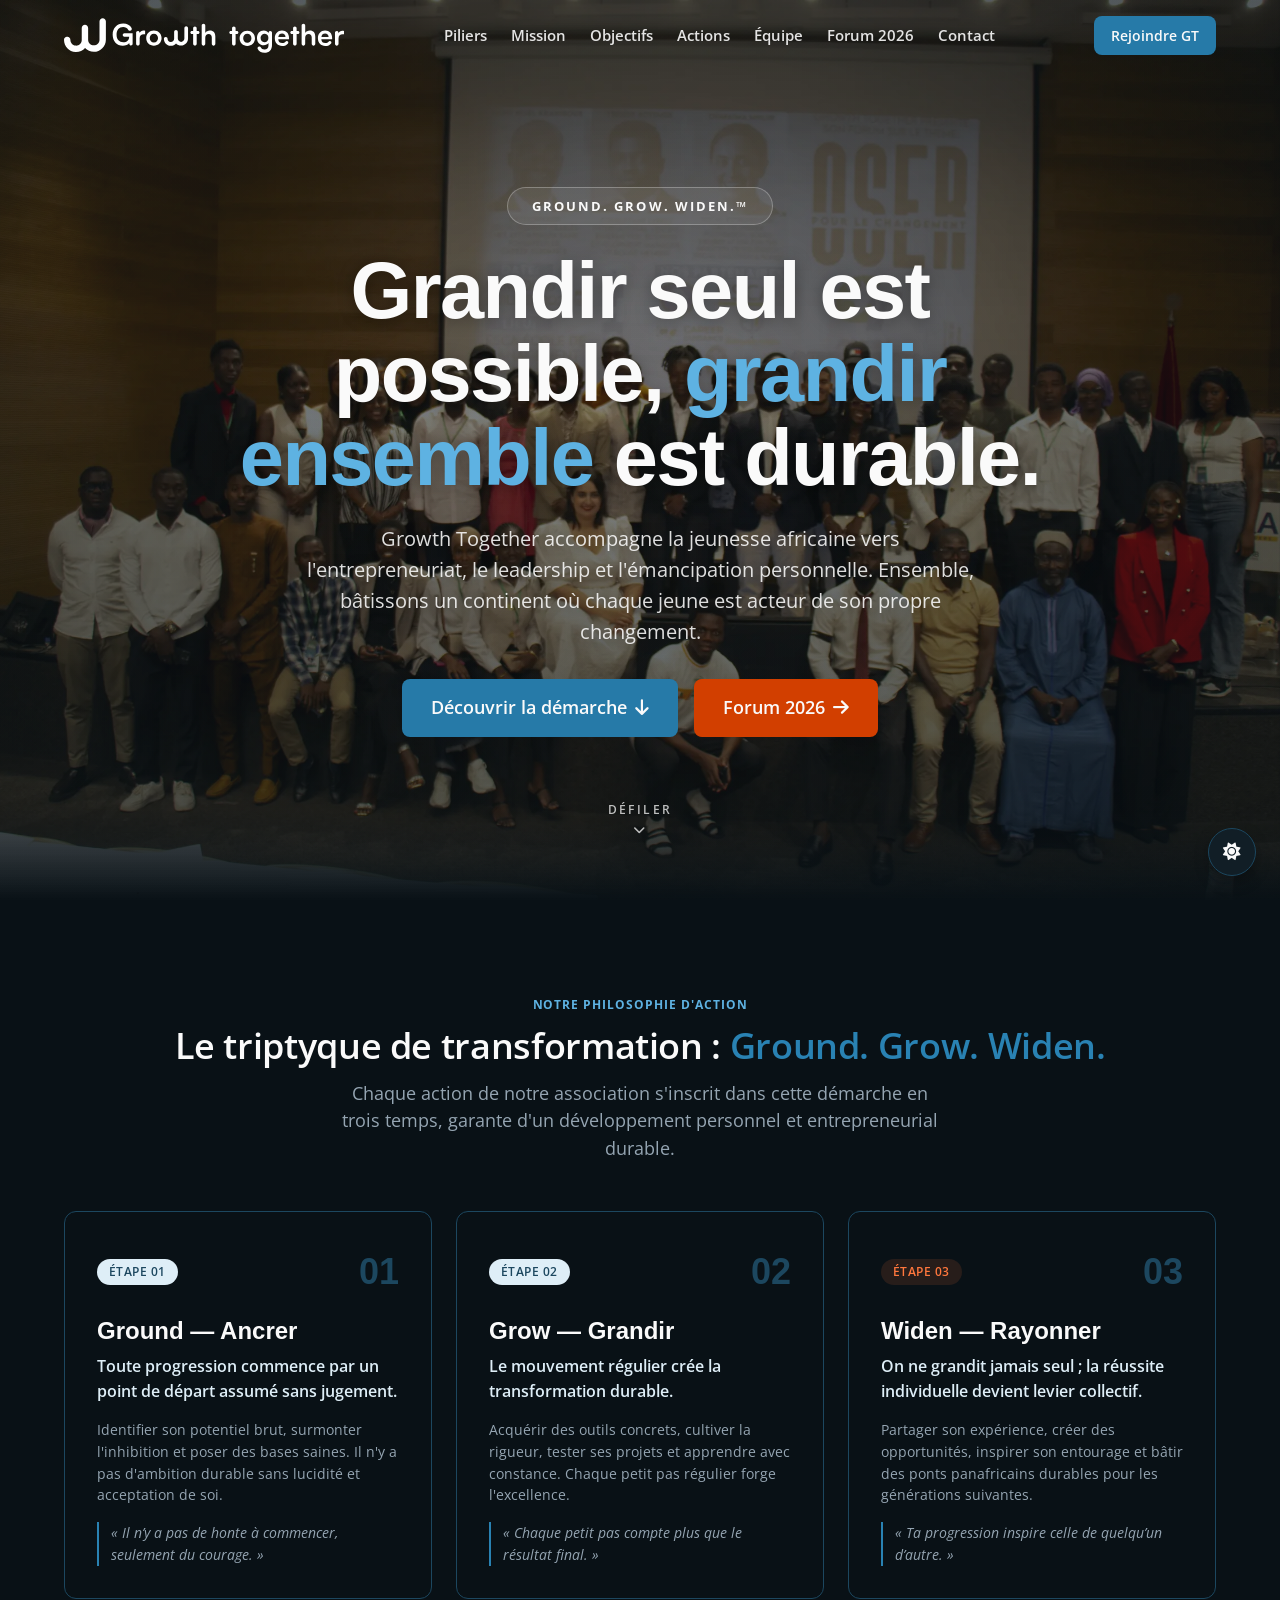
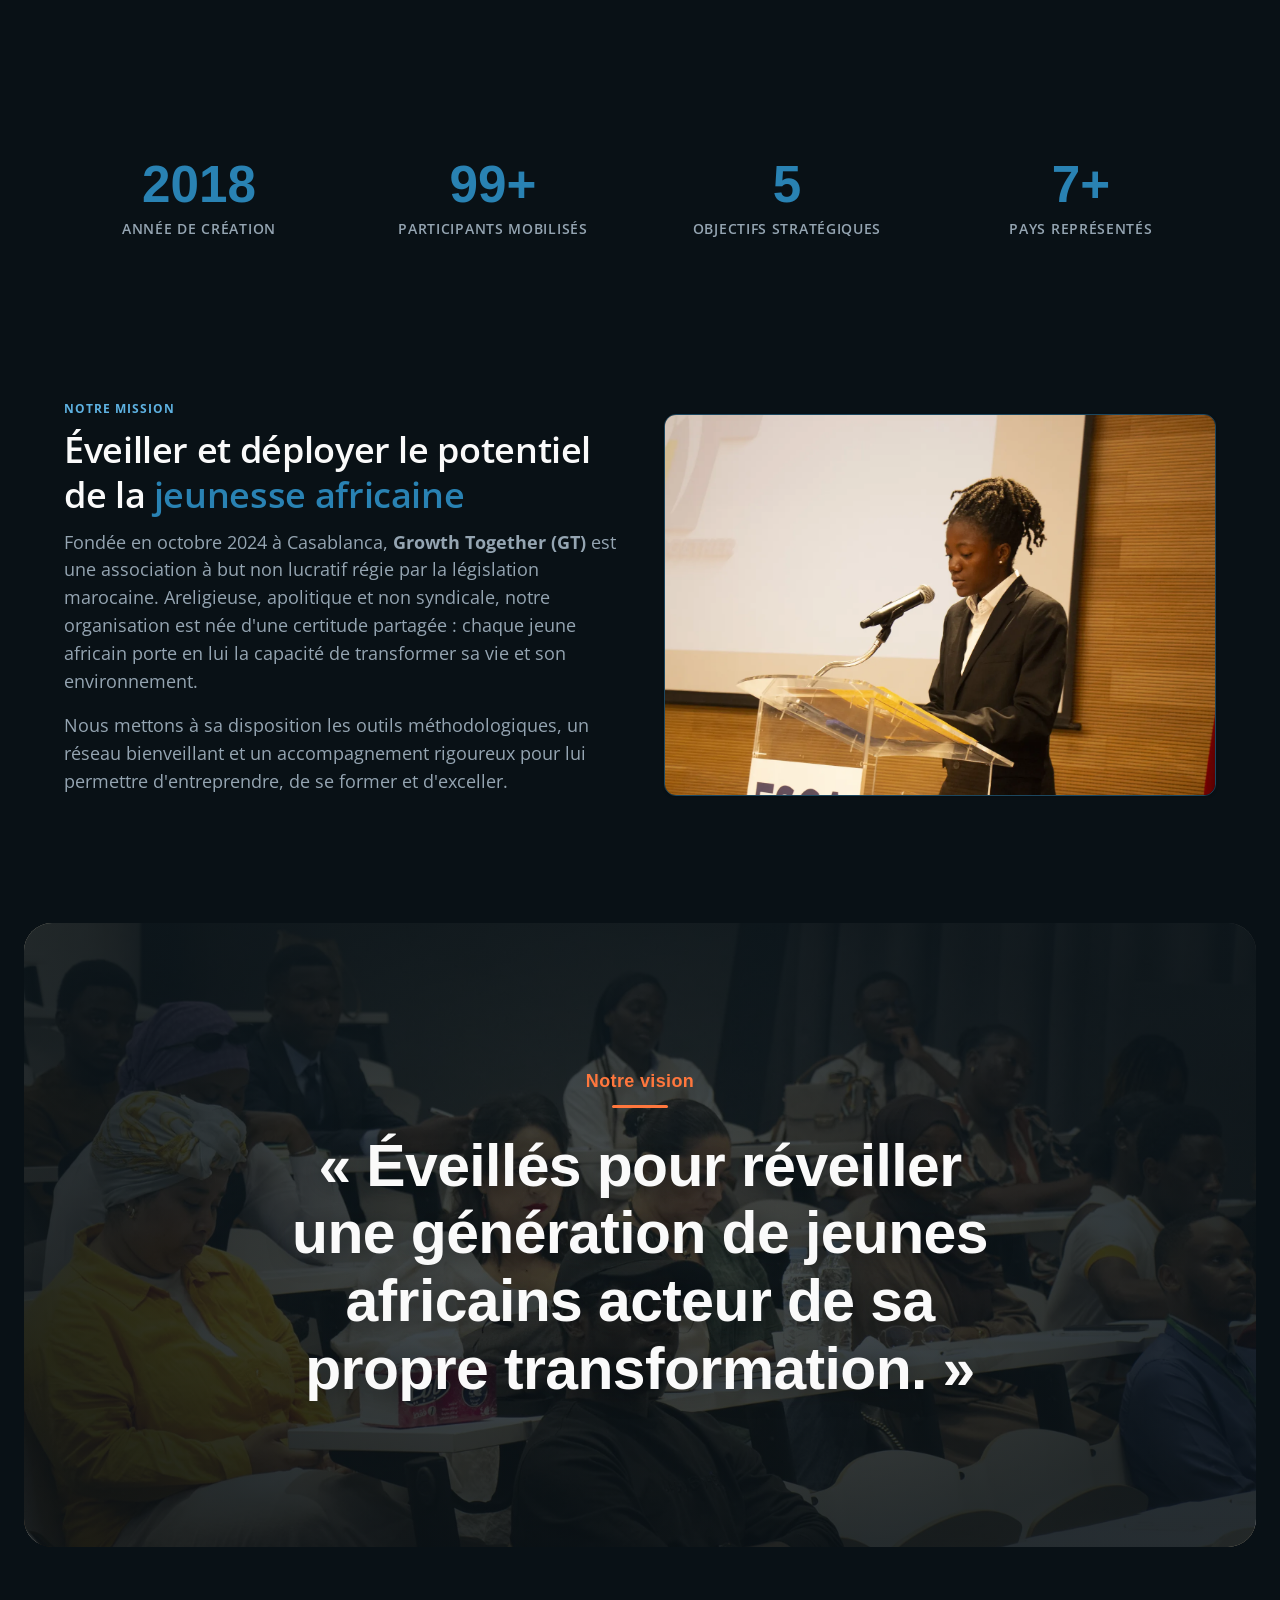
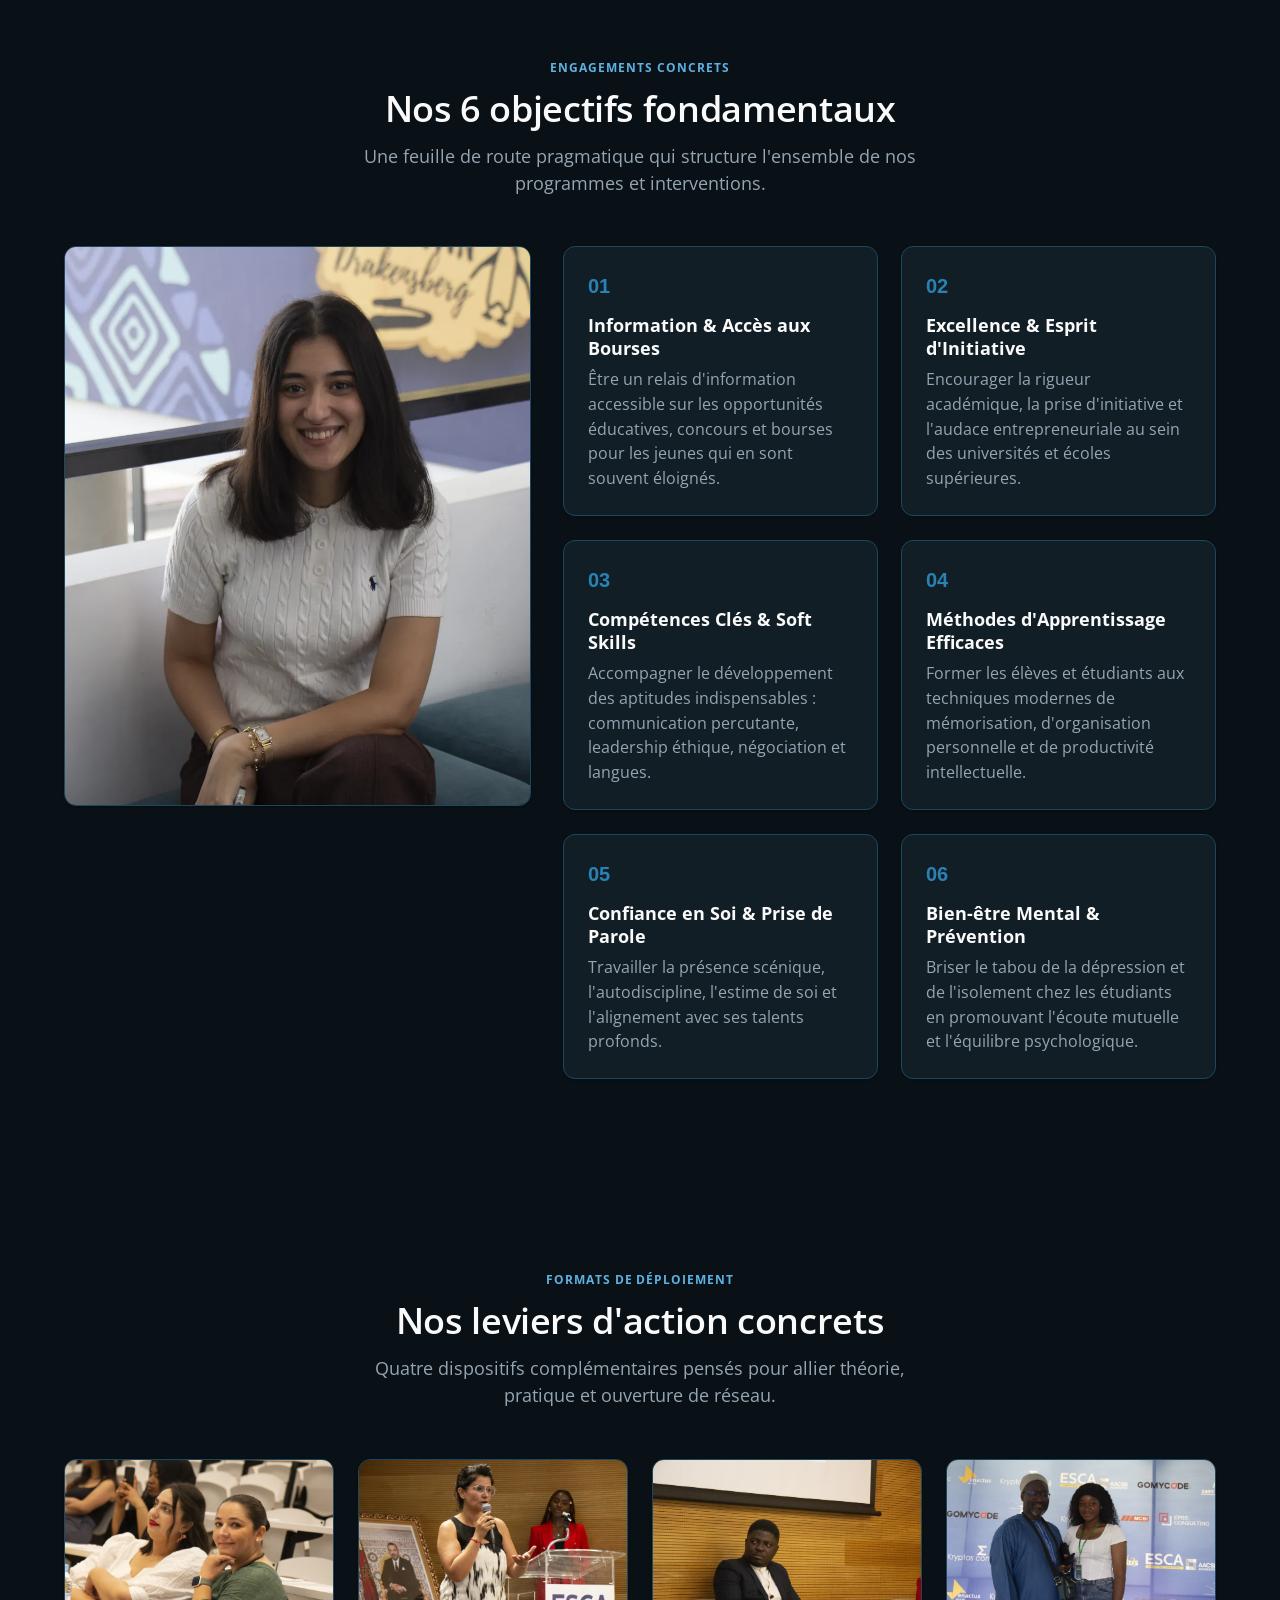
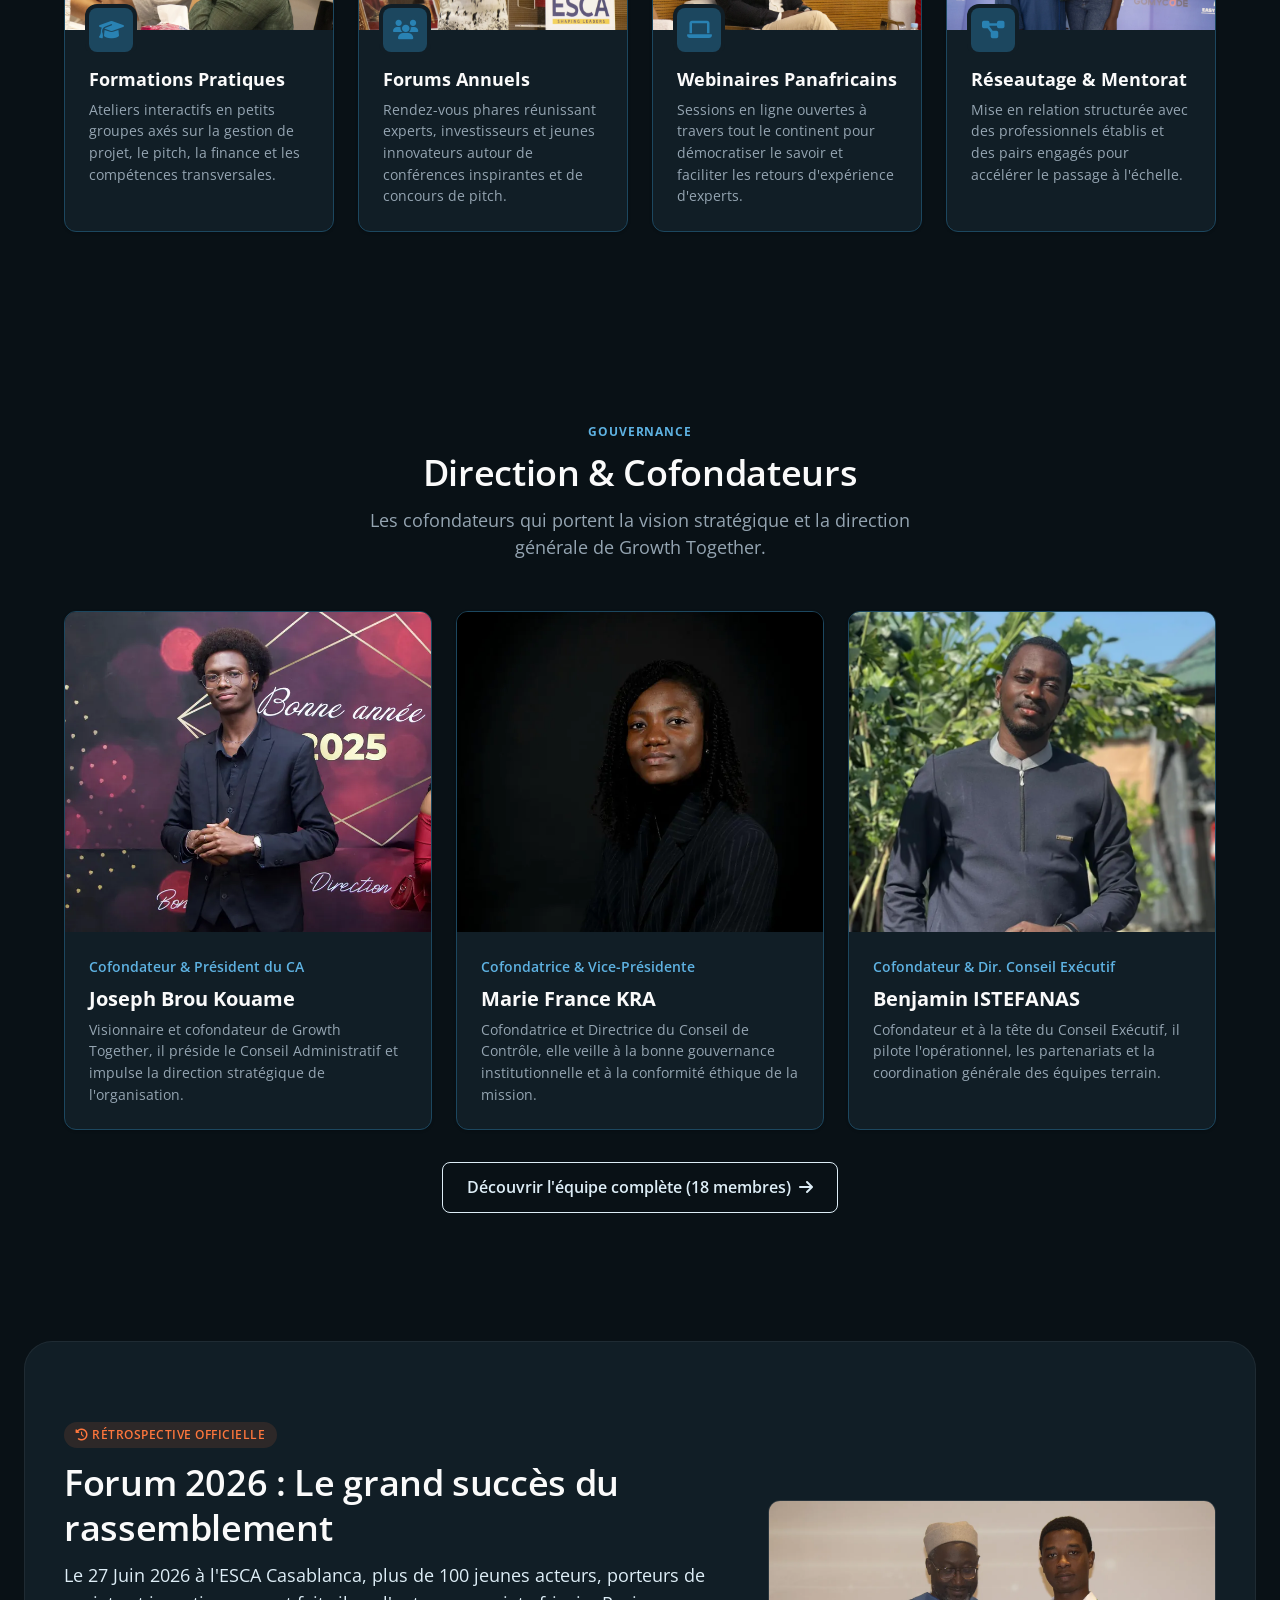
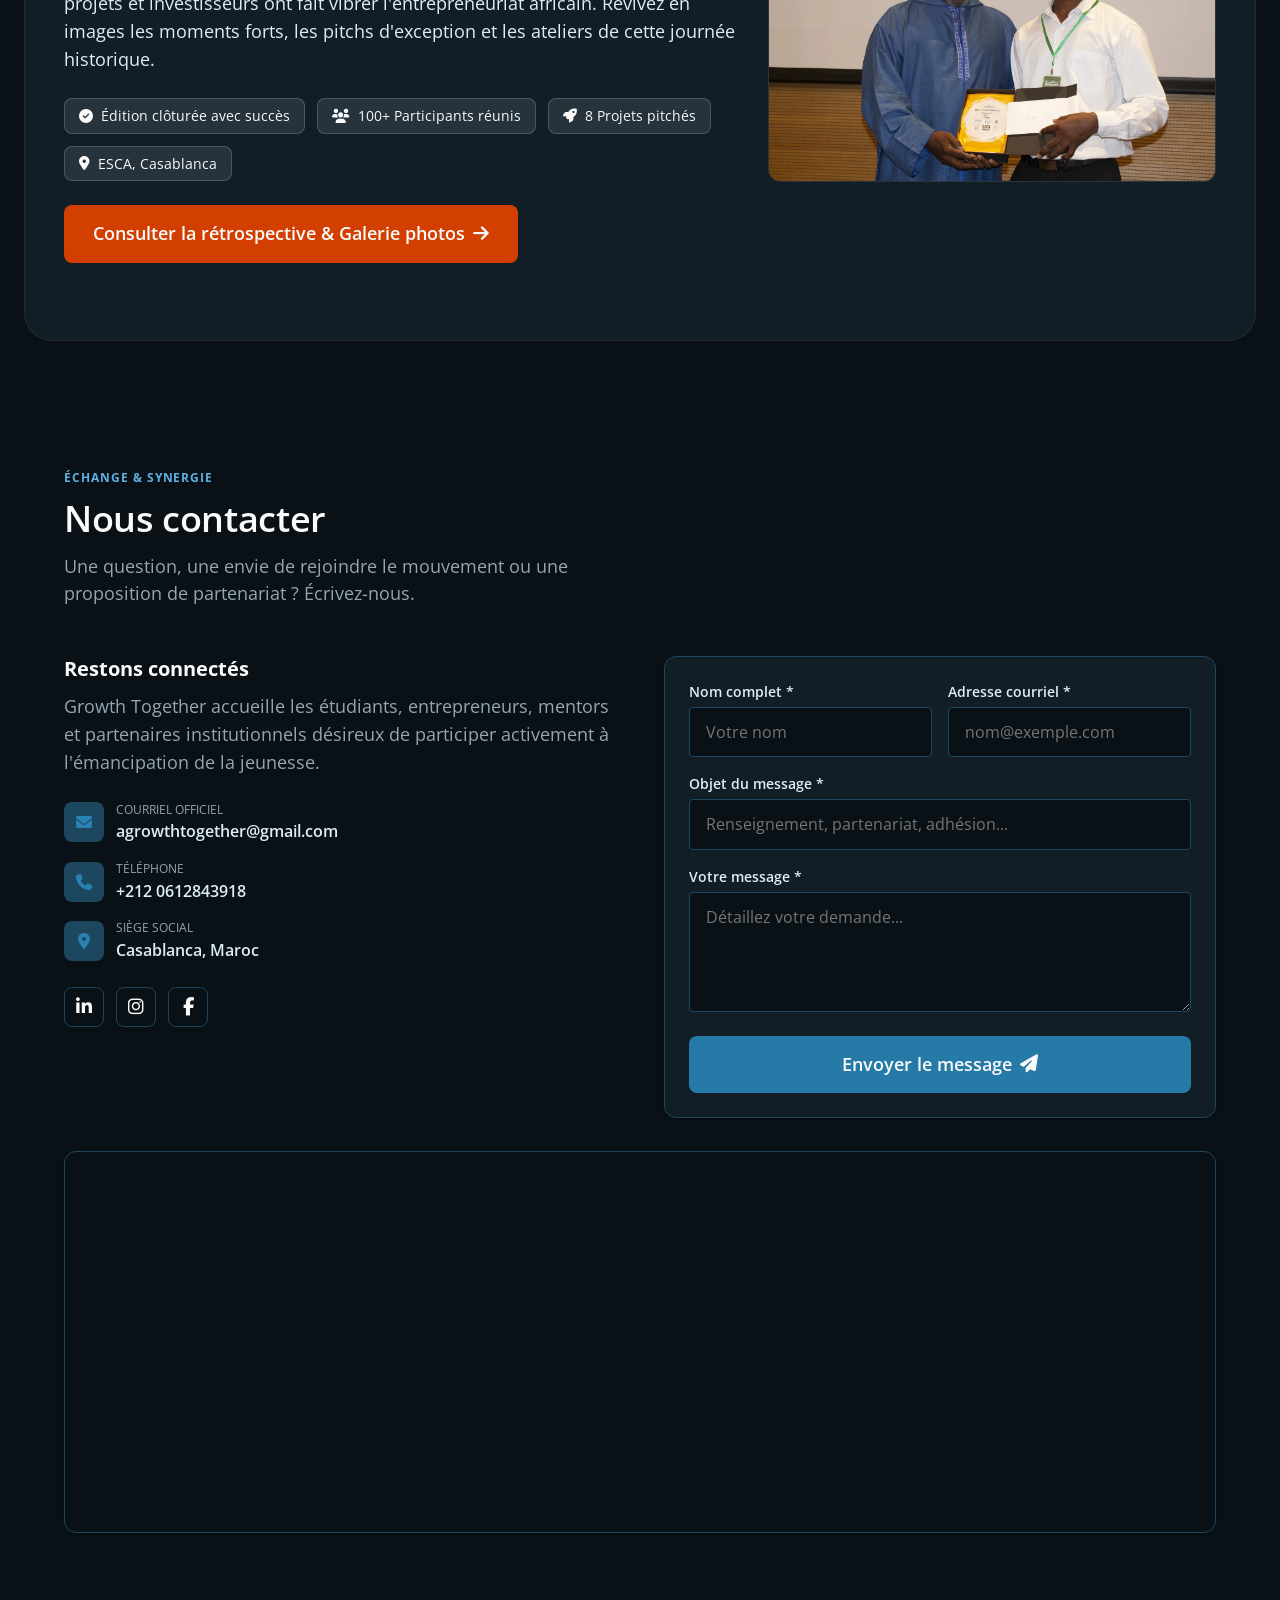
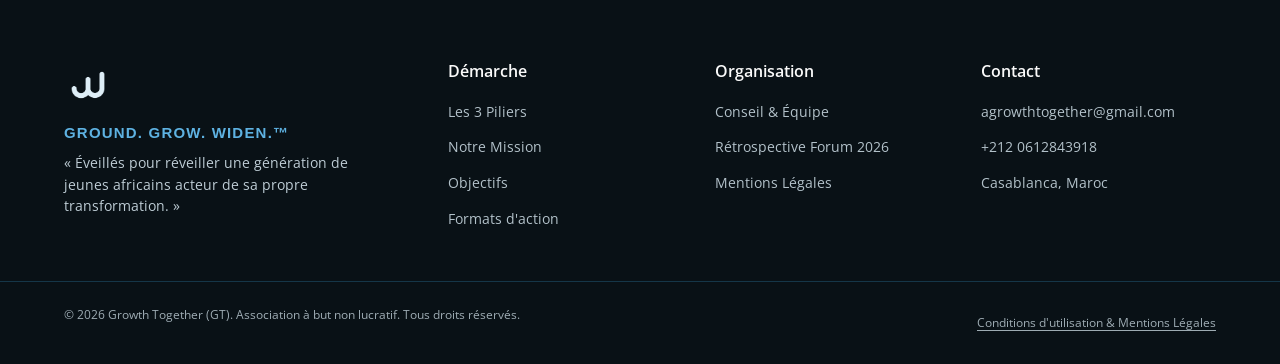
<file: index.html>
<!DOCTYPE html>
<html lang="fr" data-theme="dark">
<head>
  <meta charset="UTF-8">
  <script>(function(){var d=document.documentElement;d.classList.add('js');var t='dark';try{var s=localStorage.getItem('gt-theme');if(s==='light'||s==='dark')t=s;}catch(e){}d.setAttribute('data-theme',t);})();</script>
  <meta name="color-scheme" content="dark light">
  <meta name="viewport" content="width=device-width, initial-scale=1.0">
  <title>Growth Together (GT) | Ground. Grow. Widen.</title>
  <meta name="description" content="Growth Together – Association à but non lucratif dédiée à l'éveil et l'accompagnement de la jeunesse africaine vers l'entrepreneuriat, l'excellence et la transformation personnelle.">
  <!-- Aperçu des liens partagés (WhatsApp, LinkedIn, Facebook…).
       Une fois le domaine connu, remplacer og:image par une URL absolue (https://…/assets/og-image.jpg). -->
  <meta property="og:type" content="website">
  <meta property="og:site_name" content="Growth Together">
  <meta property="og:locale" content="fr_FR">
  <meta property="og:title" content="Growth Together (GT) | Ground. Grow. Widen.">
  <meta property="og:description" content="Growth Together – Association à but non lucratif dédiée à l'éveil et l'accompagnement de la jeunesse africaine vers l'entrepreneuriat, l'excellence et la transformation personnelle.">
  <meta property="og:image" content="assets/og-image.jpg">
  <meta property="og:image:width" content="1200">
  <meta property="og:image:height" content="630">
  <meta name="twitter:card" content="summary_large_image">
  
  <!-- Favicon -->
  <link rel="icon" type="image/png" sizes="32x32" href="assets/favicon-32.png">
  <link rel="apple-touch-icon" href="assets/apple-touch-icon.png">

  <!-- Polices Officielles du Design System : Satoshi & Open Sans -->
  <link rel="preconnect" href="https://api.fontshare.com">
  <link rel="preconnect" href="https://fonts.googleapis.com">
  <link rel="preconnect" href="https://fonts.gstatic.com" crossorigin>
  <link rel="stylesheet" href="https://api.fontshare.com/v2/css?f[]=satoshi@500,700&display=swap">
  <link rel="stylesheet" href="https://fonts.googleapis.com/css2?family=Open+Sans:ital,wght@0,400;0,500;0,600;0,700;1,400;1,600&display=swap">

  <!-- Icônes Font Awesome -->
  <link rel="stylesheet" href="https://cdnjs.cloudflare.com/ajax/libs/font-awesome/6.4.0/css/all.min.css">

  <!-- Stylesheets -->
  <link rel="preload" as="image" href="assets/photos/forum/hero-forum-2400.webp" imagesrcset="assets/photos/forum/hero-forum-1200.webp 1200w, assets/photos/forum/hero-forum-2400.webp 2400w" imagesizes="100vw">
  <link rel="stylesheet" href="css/tokens.css">
  <link rel="stylesheet" href="css/style.css">

  <!-- Prévention du FOUC de thème -->
  <script>
    const savedTheme = localStorage.getItem('gt-theme');
    if (savedTheme === 'dark' || savedTheme === 'light') {
      document.documentElement.setAttribute('data-theme', savedTheme);
    }
  </script>
</head>

<body class="has-photo-hero">
  <!-- Lien d'évitement accessibilité (WCAG 2.1 AA) -->
  <a href="#main-content" class="sr-only-focusable">Aller au contenu principal</a>

  <!-- Barre de Navigation Supérieure -->
  <header>
    <nav class="navbar" id="navbar" aria-label="Navigation principale">
      <div class="container nav-container">
        <a href="index.html" class="nav-brand" aria-label="Accueil Growth Together">
          <img src="assets/Fichier 239gt logo.svg" alt="Growth Together" class="nav-logo-svg" height="38">
        </a>

        <div class="nav-menu" id="nav-menu">
          <a href="#piliers" class="nav-link">Piliers</a>
          <a href="#mission" class="nav-link">Mission</a>
          <a href="#objectifs" class="nav-link">Objectifs</a>
          <a href="#actions" class="nav-link">Actions</a>
          <a href="pages/membres-ag.html" class="nav-link">Équipe</a>
          <a href="forum/index.html" class="nav-link">Forum 2026</a>
          <a href="#contact" class="nav-link">Contact</a>
          <a href="#contact" class="btn btn-primary nav-menu-cta">Rejoindre GT</a>
        </div>

        <div class="nav-actions">
          <a href="#contact" class="btn btn-primary btn-sm">Rejoindre GT</a>
          <button class="hamburger" id="hamburger" type="button" aria-label="Ouvrir le menu de navigation" aria-expanded="false" aria-controls="nav-menu">
            <i class="fas fa-bars" aria-hidden="true"></i>
          </button>
        </div>
      </div>
    </nav>
  </header>

  <!-- Contenu Principal -->
  <main id="main-content">
    
    <!-- 1. Hero Section (Ground. Grow. Widen.) -->
    <section class="hero-section hero-full" id="hero">
      <!-- Photo de groupe du Forum 2026, en fond plein écran -->
      <div class="hero-media" aria-hidden="true">
        <img src="assets/photos/forum/hero-forum-2400.webp"
             srcset="assets/photos/forum/hero-forum-1200.webp 1200w, assets/photos/forum/hero-forum-2400.webp 2400w"
             sizes="100vw" alt="" width="2400" height="1600" fetchpriority="high" decoding="async">
      </div>

      <div class="container hero-full-inner">
        <div class="hero-content reveal">
          <span class="hero-pill">Ground. Grow. Widen.™</span>
          <h1 class="hero-title">Grandir seul est possible, <span class="hero-title-accent">grandir ensemble</span> est durable.</h1>
          <p class="hero-description">
            Growth Together accompagne la jeunesse africaine vers l'entrepreneuriat, le leadership et l'émancipation personnelle. Ensemble, bâtissons un continent où chaque jeune est acteur de son propre changement.
          </p>
          <div class="hero-actions">
            <a href="#piliers" class="btn btn-primary btn-lg">Découvrir la démarche <i class="fas fa-arrow-down" aria-hidden="true"></i></a>
            <a href="forum/index.html" class="btn btn-accent btn-lg">Forum 2026 <i class="fas fa-arrow-right" aria-hidden="true"></i></a>
          </div>
        </div>
      </div>

      <a href="#piliers" class="hero-scroll" aria-label="Défiler vers la suite de la page">
        <span>Défiler</span>
        <i class="fas fa-chevron-down" aria-hidden="true"></i>
      </a>
    </section>

    <!-- 2. Framework des 3 Piliers (Ground, Grow, Widen) -->
    <section class="pillars-section" id="piliers">
      <div class="container">
        <div class="section-header text-center reveal">
          <span class="section-tag">Notre Philosophie d'Action</span>
          <h2 class="section-title">Le triptyque de transformation : <span class="text-elan">Ground. Grow. Widen.</span></h2>
          <p class="section-subtitle text-center">
            Chaque action de notre association s'inscrit dans cette démarche en trois temps, garante d'un développement personnel et entrepreneurial durable.
          </p>
        </div>

        <div class="pillars-grid">
          <!-- Pilier 1 : Ground -->
          <article class="pillar-card reveal reveal-delay-1">
            <div class="pillar-header">
              <span class="badge badge-pillar">Étape 01</span>
              <span class="pillar-step">01</span>
            </div>
            <h3 class="pillar-name">Ground — Ancrer</h3>
            <p class="pillar-principle">Toute progression commence par un point de départ assumé sans jugement.</p>
            <p class="text-muted" style="font-size: var(--gt-text-sm);">
              Identifier son potentiel brut, surmonter l'inhibition et poser des bases saines. Il n'y a pas d'ambition durable sans lucidité et acceptation de soi.
            </p>
            <blockquote class="pillar-quote">
              « Il n’y a pas de honte à commencer, seulement du courage. »
            </blockquote>
          </article>

          <!-- Pilier 2 : Grow -->
          <article class="pillar-card reveal reveal-delay-2">
            <div class="pillar-header">
              <span class="badge badge-pillar">Étape 02</span>
              <span class="pillar-step">02</span>
            </div>
            <h3 class="pillar-name">Grow — Grandir</h3>
            <p class="pillar-principle">Le mouvement régulier crée la transformation durable.</p>
            <p class="text-muted" style="font-size: var(--gt-text-sm);">
              Acquérir des outils concrets, cultiver la rigueur, tester ses projets et apprendre avec constance. Chaque petit pas régulier forge l'excellence.
            </p>
            <blockquote class="pillar-quote">
              « Chaque petit pas compte plus que le résultat final. »
            </blockquote>
          </article>

          <!-- Pilier 3 : Widen -->
          <article class="pillar-card reveal reveal-delay-3">
            <div class="pillar-header">
              <span class="badge badge-accent">Étape 03</span>
              <span class="pillar-step">03</span>
            </div>
            <h3 class="pillar-name">Widen — Rayonner</h3>
            <p class="pillar-principle">On ne grandit jamais seul ; la réussite individuelle devient levier collectif.</p>
            <p class="text-muted" style="font-size: var(--gt-text-sm);">
              Partager son expérience, créer des opportunités, inspirer son entourage et bâtir des ponts panafricains durables pour les générations suivantes.
            </p>
            <blockquote class="pillar-quote">
              « Ta progression inspire celle de quelqu’un d’autre. »
            </blockquote>
          </article>
        </div>
      </div>
    </section>

    <!-- 3. Chiffres Clés / Impact (avec Compteurs Animés) -->
    <section class="stats-section" aria-label="Chiffres clés et impact">
      <div class="container">
        <div class="stats-grid">
          <div class="stat-item reveal">
            <div class="stat-number counter-animated" data-target="2024">2024</div>
            <div class="stat-label">Année de création</div>
          </div>
          <div class="stat-item reveal reveal-delay-1">
            <div class="stat-number counter-animated" data-target="100" data-suffix="+">100+</div>
            <div class="stat-label">Participants mobilisés</div>
          </div>
          <div class="stat-item reveal reveal-delay-2">
            <div class="stat-number counter-animated" data-target="6">6</div>
            <div class="stat-label">Objectifs stratégiques</div>
          </div>
          <div class="stat-item reveal reveal-delay-3">
            <div class="stat-number counter-animated" data-target="8" data-suffix="+">8+</div>
            <div class="stat-label">Pays représentés</div>
          </div>
        </div>
      </div>
    </section>

    <!-- 4. Notre Mission & Vision -->
    <section class="mission-section" id="mission">
      <div class="container">
        <div class="mission-grid">
          <div class="mission-text reveal">
            <span class="section-tag">Notre Mission</span>
            <h2 class="section-title">Éveiller et déployer le potentiel de la <span class="text-elan">jeunesse africaine</span></h2>
            <p>
              Fondée en octobre 2024 à Casablanca, <strong>Growth Together (GT)</strong> est une association à but non lucratif régie par la législation marocaine. Areligieuse, apolitique et non syndicale, notre organisation est née d'une certitude partagée : chaque jeune africain porte en lui la capacité de transformer sa vie et son environnement.
            </p>
            <p>
              Nous mettons à sa disposition les outils méthodologiques, un réseau bienveillant et un accompagnement rigoureux pour lui permettre d'entreprendre, de se former et d'exceller.
            </p>
          </div>

          <div class="mission-visual reveal reveal-delay-2">
            <img src="assets/photos/forum/IMG_0259.webp"
                 alt="Une jeune intervenante prend la parole au pupitre lors du Forum Growth Together à l'ESCA Casablanca"
                 loading="lazy" width="600" height="380" style="object-position: 60% 30%;">
          </div>
        </div>
      </div>
    </section>

    <!-- 4 bis. Notre Vision : bandeau pleine largeur -->
    <section class="vision-band" id="vision" aria-labelledby="vision-title">
      <img class="vision-band-bg" src="assets/photos/forum/IMG_0280.webp" alt="" aria-hidden="true" loading="lazy">
      <div class="container vision-band-inner reveal">
        <h2 class="vision-band-label" id="vision-title">Notre vision</h2>
        <blockquote class="vision-band-quote">
          <p>« Éveillés pour réveiller une génération de jeunes africains acteur de sa propre transformation. »</p>
        </blockquote>
      </div>
    </section>

    <!-- 5. Nos 6 Objectifs Stratégiques -->
    <section class="objectives-section" id="objectifs">
      <div class="container">
        <div class="section-header text-center reveal">
          <span class="section-tag">Engagements Concrets</span>
          <h2 class="section-title">Nos 6 objectifs fondamentaux</h2>
          <p class="section-subtitle text-center">
            Une feuille de route pragmatique qui structure l'ensemble de nos programmes et interventions.
          </p>
        </div>

        <div class="objectives-layout">
          <figure class="objectives-photo reveal">
            <img src="assets/photos/forum/IMG_0464.webp"
                 alt="Une participante souriante lors du Forum Growth Together 2026"
                 loading="lazy" width="560" height="640">
          </figure>

        <div class="objectives-grid">
          <article class="gt-card objective-card reveal">
            <span class="objective-number">01</span>
            <h3>Information & Accès aux Bourses</h3>
            <p>Être un relais d'information accessible sur les opportunités éducatives, concours et bourses pour les jeunes qui en sont souvent éloignés.</p>
          </article>

          <article class="gt-card objective-card reveal reveal-delay-1">
            <span class="objective-number">02</span>
            <h3>Excellence & Esprit d'Initiative</h3>
            <p>Encourager la rigueur académique, la prise d'initiative et l'audace entrepreneuriale au sein des universités et écoles supérieures.</p>
          </article>

          <article class="gt-card objective-card reveal reveal-delay-2">
            <span class="objective-number">03</span>
            <h3>Compétences Clés & Soft Skills</h3>
            <p>Accompagner le développement des aptitudes indispensables : communication percutante, leadership éthique, négociation et langues.</p>
          </article>

          <article class="gt-card objective-card reveal">
            <span class="objective-number">04</span>
            <h3>Méthodes d'Apprentissage Efficaces</h3>
            <p>Former les élèves et étudiants aux techniques modernes de mémorisation, d'organisation personnelle et de productivité intellectuelle.</p>
          </article>

          <article class="gt-card objective-card reveal reveal-delay-1">
            <span class="objective-number">05</span>
            <h3>Confiance en Soi & Prise de Parole</h3>
            <p>Travailler la présence scénique, l'autodiscipline, l'estime de soi et l'alignement avec ses talents profonds.</p>
          </article>

          <article class="gt-card objective-card reveal reveal-delay-2">
            <span class="objective-number">06</span>
            <h3>Bien-être Mental & Prévention</h3>
            <p>Briser le tabou de la dépression et de l'isolement chez les étudiants en promouvant l'écoute mutuelle et l'équilibre psychologique.</p>
          </article>
        </div>
        </div>
      </div>
    </section>

    <!-- 6. Formats d'Action (Activités) -->
    <section class="actions-section" id="actions">
      <div class="container">
        <div class="section-header text-center reveal">
          <span class="section-tag">Formats de Déploiement</span>
          <h2 class="section-title">Nos leviers d'action concrets</h2>
          <p class="section-subtitle text-center">
            Quatre dispositifs complémentaires pensés pour allier théorie, pratique et ouverture de réseau.
          </p>
        </div>

        <div class="actions-grid">
          <article class="gt-card action-card reveal">
            <div class="action-photo">
              <img src="assets/photos/forum/IMG_0223.webp" alt="Participantes attentives pendant un atelier du Forum" loading="lazy" style="object-position: 70% 40%;">
            </div>
            <div class="action-icon" aria-hidden="true">
              <i class="fas fa-graduation-cap"></i>
            </div>
            <h3>Formations Pratiques</h3>
            <p>Ateliers interactifs en petits groupes axés sur la gestion de projet, le pitch, la finance et les compétences transversales.</p>
          </article>

          <article class="gt-card action-card reveal reveal-delay-1">
            <div class="action-photo">
              <img src="assets/photos/forum/IMG_0234.webp" alt="Une intervenante au pupitre de l’ESCA lors du Forum 2026" loading="lazy" style="object-position: center 30%;">
            </div>
            <div class="action-icon" aria-hidden="true">
              <i class="fas fa-users"></i>
            </div>
            <h3>Forums Annuels</h3>
            <p>Rendez-vous phares réunissant experts, investisseurs et jeunes innovateurs autour de conférences inspirantes et de concours de pitch.</p>
          </article>

          <article class="gt-card action-card reveal reveal-delay-2">
            <div class="action-photo">
              <img src="assets/photos/forum/IMG_0385.webp" alt="Un expert écoute les échanges lors d’une conférence" loading="lazy" style="object-position: center 40%;">
            </div>
            <div class="action-icon" aria-hidden="true">
              <i class="fas fa-laptop"></i>
            </div>
            <h3>Webinaires Panafricains</h3>
            <p>Sessions en ligne ouvertes à travers tout le continent pour démocratiser le savoir et faciliter les retours d'expérience d'experts.</p>
          </article>

          <article class="gt-card action-card reveal reveal-delay-3">
            <div class="action-photo">
              <img src="assets/photos/forum/IMG_0471.webp" alt="Rencontre entre un professionnel et une étudiante devant le mur des partenaires" loading="lazy" style="object-position: 35% 30%;">
            </div>
            <div class="action-icon" aria-hidden="true">
              <i class="fas fa-project-diagram"></i>
            </div>
            <h3>Réseautage & Mentorat</h3>
            <p>Mise en relation structurée avec des professionnels établis et des pairs engagés pour accélérer le passage à l'échelle.</p>
          </article>
        </div>
      </div>
    </section>

    <!-- 7. Direction & Cofondateurs -->
    <section class="founders-section" id="direction">
      <div class="container">
        <div class="section-header text-center reveal">
          <span class="section-tag">Gouvernance</span>
          <h2 class="section-title">Direction & Cofondateurs</h2>
          <p class="section-subtitle text-center">
            Les cofondateurs qui portent la vision stratégique et la direction générale de Growth Together.
          </p>
        </div>

        <div class="founders-grid">
          <!-- Joseph Brou Kouame -->
          <article class="gt-card founder-card reveal">
            <div class="founder-img-wrapper">
              <img src="assets/photos/equipe/Joseph_BROU KOUAME.webp" 
                   style="object-position: 35% 20%;"
                   alt="Portrait de Joseph Brou Kouame, Président du Conseil Administratif" 
                   loading="lazy">
            </div>
            <div class="founder-content">
              <span class="founder-role">Cofondateur & Président du CA</span>
              <h3>Joseph Brou Kouame</h3>
              <p>Visionnaire et cofondateur de Growth Together, il préside le Conseil Administratif et impulse la direction stratégique de l'organisation.</p>
            </div>
          </article>

          <!-- Marie France KRA -->
          <article class="gt-card founder-card reveal reveal-delay-1">
            <div class="founder-img-wrapper">
              <img src="assets/photos/equipe/Marie-France_KRA.webp" 
                   style="object-position: center 20%;"
                   alt="Portrait de Marie France KRA, Vice-Présidente et Directrice du Conseil de Contrôle" 
                   loading="lazy">
            </div>
            <div class="founder-content">
              <span class="founder-role">Cofondatrice & Vice-Présidente</span>
              <h3>Marie France KRA</h3>
              <p>Cofondatrice et Directrice du Conseil de Contrôle, elle veille à la bonne gouvernance institutionnelle et à la conformité éthique de la mission.</p>
            </div>
          </article>

          <!-- Benjamin ISTEFANAS -->
          <article class="gt-card founder-card reveal reveal-delay-2">
            <div class="founder-img-wrapper">
              <img src="assets/photos/equipe/Benjamin_ISTEFANAS.webp" 
                   style="object-position: center 15%;"
                   alt="Portrait de Benjamin ISTEFANAS, Directeur du Conseil Exécutif" 
                   loading="lazy">
            </div>
            <div class="founder-content">
              <span class="founder-role">Cofondateur & Dir. Conseil Exécutif</span>
              <h3>Benjamin ISTEFANAS</h3>
              <p>Cofondateur et à la tête du Conseil Exécutif, il pilote l'opérationnel, les partenariats et la coordination générale des équipes terrain.</p>
            </div>
          </article>
        </div>

        <div class="text-center reveal" style="margin-top: var(--gt-space-8);">
          <a href="pages/membres-ag.html" class="btn btn-secondary">
            Découvrir l'équipe complète (18 membres) <i class="fas fa-arrow-right" aria-hidden="true"></i>
          </a>
        </div>
      </div>
    </section>

    <!-- 8. Forum 2026 RÉTROSPECTIVE BANNER -->
    <section class="forum-highlight-section" id="forum-highlight">
      <div class="container">
        <div class="forum-highlight-card reveal">
          <div class="forum-highlight-content">
            <span class="badge badge-accent"><i class="fas fa-history" aria-hidden="true"></i> Rétrospective Officielle</span>
            <h2 style="margin-top: var(--gt-space-3);">Forum 2026 : Le grand succès du rassemblement</h2>
            <p>
              Le 27 Juin 2026 à l'ESCA Casablanca, plus de 100 jeunes acteurs, porteurs de projets et investisseurs ont fait vibrer l'entrepreneuriat africain. Revivez en images les moments forts, les pitchs d'exception et les ateliers de cette journée historique.
            </p>
            
            <div class="forum-meta-tags">
              <span class="forum-meta-badge"><i class="fas fa-check-circle" aria-hidden="true"></i> Édition clôturée avec succès</span>
              <span class="forum-meta-badge"><i class="fas fa-users" aria-hidden="true"></i> 100+ Participants réunis</span>
              <span class="forum-meta-badge"><i class="fas fa-rocket" aria-hidden="true"></i> 8 Projets pitchés</span>
              <span class="forum-meta-badge"><i class="fas fa-map-marker-alt" aria-hidden="true"></i> ESCA, Casablanca</span>
            </div>

            <div style="display: flex; gap: var(--gt-space-4); flex-wrap: wrap;">
              <a href="forum/index.html" class="btn btn-accent btn-lg">
                Consulter la rétrospective & Galerie photos <i class="fas fa-arrow-right" aria-hidden="true"></i>
              </a>
            </div>
          </div>

          <div class="forum-highlight-image">
            <img src="assets/photos/forum/IMG_0639.webp"
                 alt="Remise d'un prix à un porteur de projet lors du Forum Growth Together 2026"
                 loading="lazy" width="500" height="280" style="object-position: center 35%;">
          </div>
        </div>
      </div>
    </section>

    <!-- 9. Contact & Formulaire Netlify -->
    <section class="contact-section" id="contact">
      <div class="container">
        <div class="section-header reveal">
          <span class="section-tag">Échange & Synergie</span>
          <h2 class="section-title">Nous contacter</h2>
          <p class="section-subtitle">
            Une question, une envie de rejoindre le mouvement ou une proposition de partenariat ? Écrivez-nous.
          </p>
        </div>

        <div class="contact-grid">
          <!-- Coordonnées et réseaux -->
          <div class="contact-info reveal">
            <h3>Restons connectés</h3>
            <p class="text-muted">
              Growth Together accueille les étudiants, entrepreneurs, mentors et partenaires institutionnels désireux de participer activement à l'émancipation de la jeunesse.
            </p>

            <div class="contact-details">
              <div class="contact-item">
                <div class="contact-item-icon" aria-hidden="true">
                  <i class="fas fa-envelope"></i>
                </div>
                <div>
                  <div class="text-muted" style="font-size: var(--gt-text-xs); text-transform: uppercase;">Courriel officiel</div>
                  <a href="mailto:agrowthtogether@gmail.com" class="text-ardoise" style="font-weight: 600;">agrowthtogether@gmail.com</a>
                </div>
              </div>

              <div class="contact-item">
                <div class="contact-item-icon" aria-hidden="true">
                  <i class="fas fa-phone"></i>
                </div>
                <div>
                  <div class="text-muted" style="font-size: var(--gt-text-xs); text-transform: uppercase;">Téléphone</div>
                  <a href="tel:+2120612843918" class="text-ardoise" style="font-weight: 600;">+212 0612843918</a>
                </div>
              </div>

              <div class="contact-item">
                <div class="contact-item-icon" aria-hidden="true">
                  <i class="fas fa-map-marker-alt"></i>
                </div>
                <div>
                  <div class="text-muted" style="font-size: var(--gt-text-xs); text-transform: uppercase;">Siège social</div>
                  <span class="text-ardoise" style="font-weight: 600;">Casablanca, Maroc</span>
                </div>
              </div>
            </div>

            <div class="social-links" aria-label="Réseaux sociaux officiels">
              <a href="https://www.linkedin.com/company/agrowthtogether/" target="_blank" rel="noopener noreferrer" class="social-link" aria-label="Consulter notre page LinkedIn">
                <i class="fab fa-linkedin-in" aria-hidden="true"></i>
              </a>
              <a href="https://www.instagram.com/growth_together.a?igsh=MTdxMjJ1Mjh3dGt5Yg==" target="_blank" rel="noopener noreferrer" class="social-link" aria-label="Consulter notre profil Instagram">
                <i class="fab fa-instagram" aria-hidden="true"></i>
              </a>
              <a href="https://www.facebook.com/share/1Bh3CekVWM/" target="_blank" rel="noopener noreferrer" class="social-link" aria-label="Consulter notre page Facebook">
                <i class="fab fa-facebook-f" aria-hidden="true"></i>
              </a>
            </div>
          </div>

          <!-- Formulaire Netlify Accessible -->
          <div class="gt-card reveal reveal-delay-1">
            <form name="contact" method="POST" data-netlify="true" netlify-honeypot="bot-field">
              <input type="hidden" name="form-name" value="contact">
              
              <!-- Piège anti-spam pour robots -->
              <p class="sr-only">
                <label>Ne pas remplir si vous êtes humain : <input name="bot-field" tabindex="-1"></label>
              </p>

              <div class="form-row">
                <div class="form-group">
                  <label for="contact-name" class="form-label">Nom complet *</label>
                  <input type="text" id="contact-name" name="name" class="form-input" placeholder="Votre nom" required>
                </div>
                <div class="form-group">
                  <label for="contact-email" class="form-label">Adresse courriel *</label>
                  <input type="email" id="contact-email" name="email" class="form-input" placeholder="nom@exemple.com" required>
                </div>
              </div>

              <div class="form-group">
                <label for="contact-subject" class="form-label">Objet du message *</label>
                <input type="text" id="contact-subject" name="subject" class="form-input" placeholder="Renseignement, partenariat, adhésion..." required>
              </div>

              <div class="form-group">
                <label for="contact-message" class="form-label">Votre message *</label>
                <textarea id="contact-message" name="message" class="form-textarea" placeholder="Détaillez votre demande..." required></textarea>
              </div>

              <button type="submit" class="btn btn-primary btn-lg" style="width: 100%;">
                Envoyer le message <i class="fas fa-paper-plane" aria-hidden="true"></i>
              </button>
            </form>
          </div>
        </div>
      </div>
    </section>

    <!-- 10. Carte Localisation -->
    <section class="map-section" aria-label="Localisation géographique">
      <div class="container">
        <div class="map-wrapper reveal">
          <iframe
            src="https://www.google.com/maps/embed?pb=!1m18!1m12!1m3!1d3323.7745772635904!2d-7.634123523497262!3d33.58521744224095!2m3!1f0!2f0!3f0!3m2!1i1024!2i768!4f13.1!3m3!1m2!1s0xda7d296cd8cb487%3A0xcbaecfc38d977da0!2sESCA%20Ecole%20de%20Management!5e0!3m2!1sfr!2sma!4v1714000000000!5m2!1sfr!2sma"
            title="Localisation de l'ESCA École de Management à Casablanca"
            loading="lazy"
            referrerpolicy="no-referrer-when-downgrade">
          </iframe>
        </div>
      </div>
    </section>

  </main>

  <!-- Footer Institutionnel Nuit Profonde (#091116) -->
  <footer class="footer">
    <div class="container footer-grid">
      <!-- 1. Marque & Philosophie -->
      <div class="footer-brand">
        <img src="assets/logo.png" alt="Growth Together" class="footer-logo" width="48" height="48">
        <div class="footer-baseline">Ground. Grow. Widen.™</div>
        <p class="footer-quote">
          « Éveillés pour réveiller une génération de jeunes africains acteur de sa propre transformation. »
        </p>
      </div>

      <!-- 2. Piliers & Navigation -->
      <div class="footer-column">
        <h3>Démarche</h3>
        <ul class="footer-links">
          <li><a href="#piliers" class="footer-link">Les 3 Piliers</a></li>
          <li><a href="#mission" class="footer-link">Notre Mission</a></li>
          <li><a href="#objectifs" class="footer-link">Objectifs</a></li>
          <li><a href="#actions" class="footer-link">Formats d'action</a></li>
        </ul>
      </div>

      <!-- 3. Équipe & Événements -->
      <div class="footer-column">
        <h3>Organisation</h3>
        <ul class="footer-links">
          <li><a href="pages/membres-ag.html" class="footer-link">Conseil & Équipe</a></li>
          <li><a href="forum/index.html" class="footer-link">Rétrospective Forum 2026</a></li>
          <li><a href="pages/mentions-legales.html" class="footer-link">Mentions Légales</a></li>
        </ul>
      </div>

      <!-- 4. Contact & Réseaux -->
      <div class="footer-column">
        <h3>Contact</h3>
        <ul class="footer-links">
          <li><a href="mailto:agrowthtogether@gmail.com" class="footer-link">agrowthtogether@gmail.com</a></li>
          <li><a href="tel:+2120612843918" class="footer-link">+212 0612843918</a></li>
          <li><span class="footer-link">Casablanca, Maroc</span></li>
        </ul>
      </div>
    </div>

    <!-- Mention légale basse -->
    <div class="footer-bottom">
      <div class="container footer-bottom-content">
        <p>&copy; 2026 Growth Together (GT). Association à but non lucratif. Tous droits réservés.</p>
        <div class="footer-bottom-actions">
          <a href="pages/mentions-legales.html">Conditions d'utilisation & Mentions Légales</a>
        </div>
      </div>
    </div>
  </footer>

  <!-- Commutateur de Thème Accessible (Light/Dark) -->
  <button class="theme-toggle-btn" id="theme-toggle" type="button" aria-label="Basculer le mode d'affichage" title="Changer de thème">
    <i class="fas fa-moon icon-moon" aria-hidden="true"></i>
    <i class="fas fa-sun icon-sun" aria-hidden="true"></i>
  </button>

  <!-- Scripts -->
  <script src="js/main.js"></script>
</body>
</html>
</file>
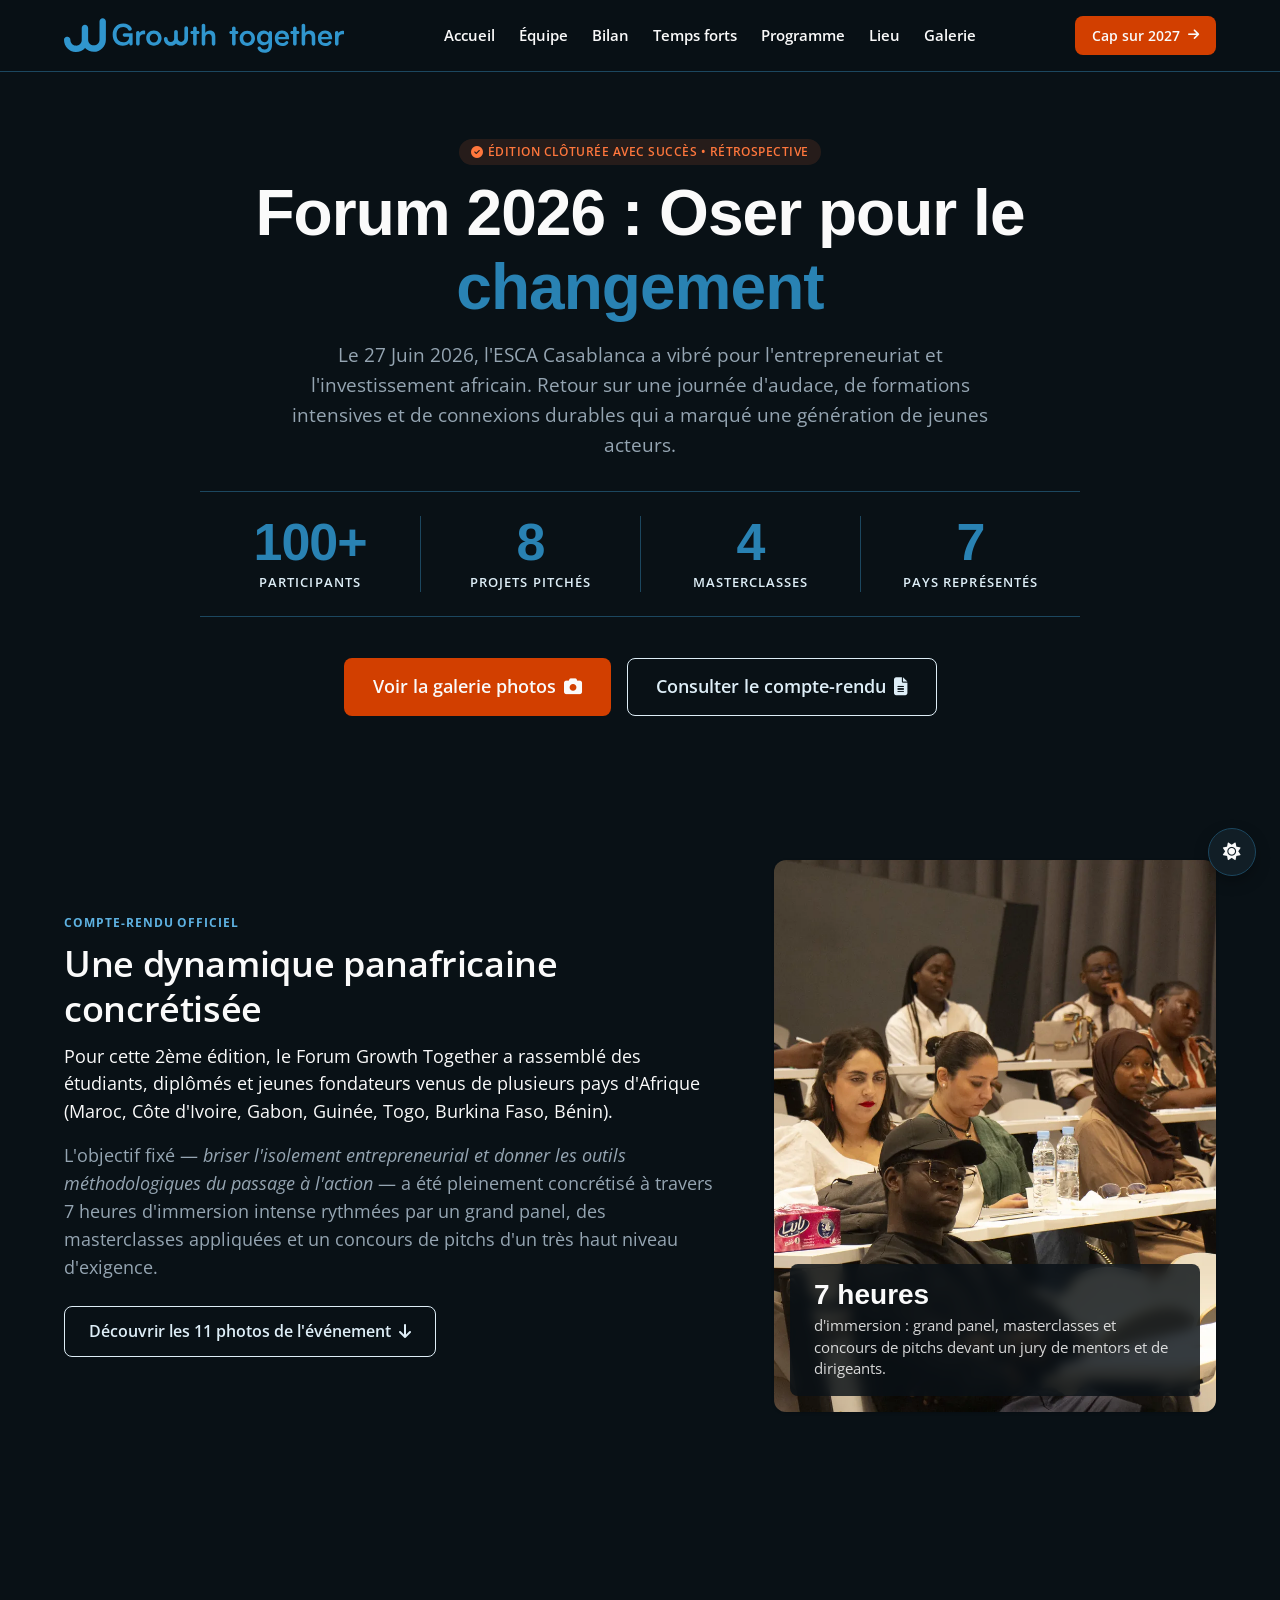
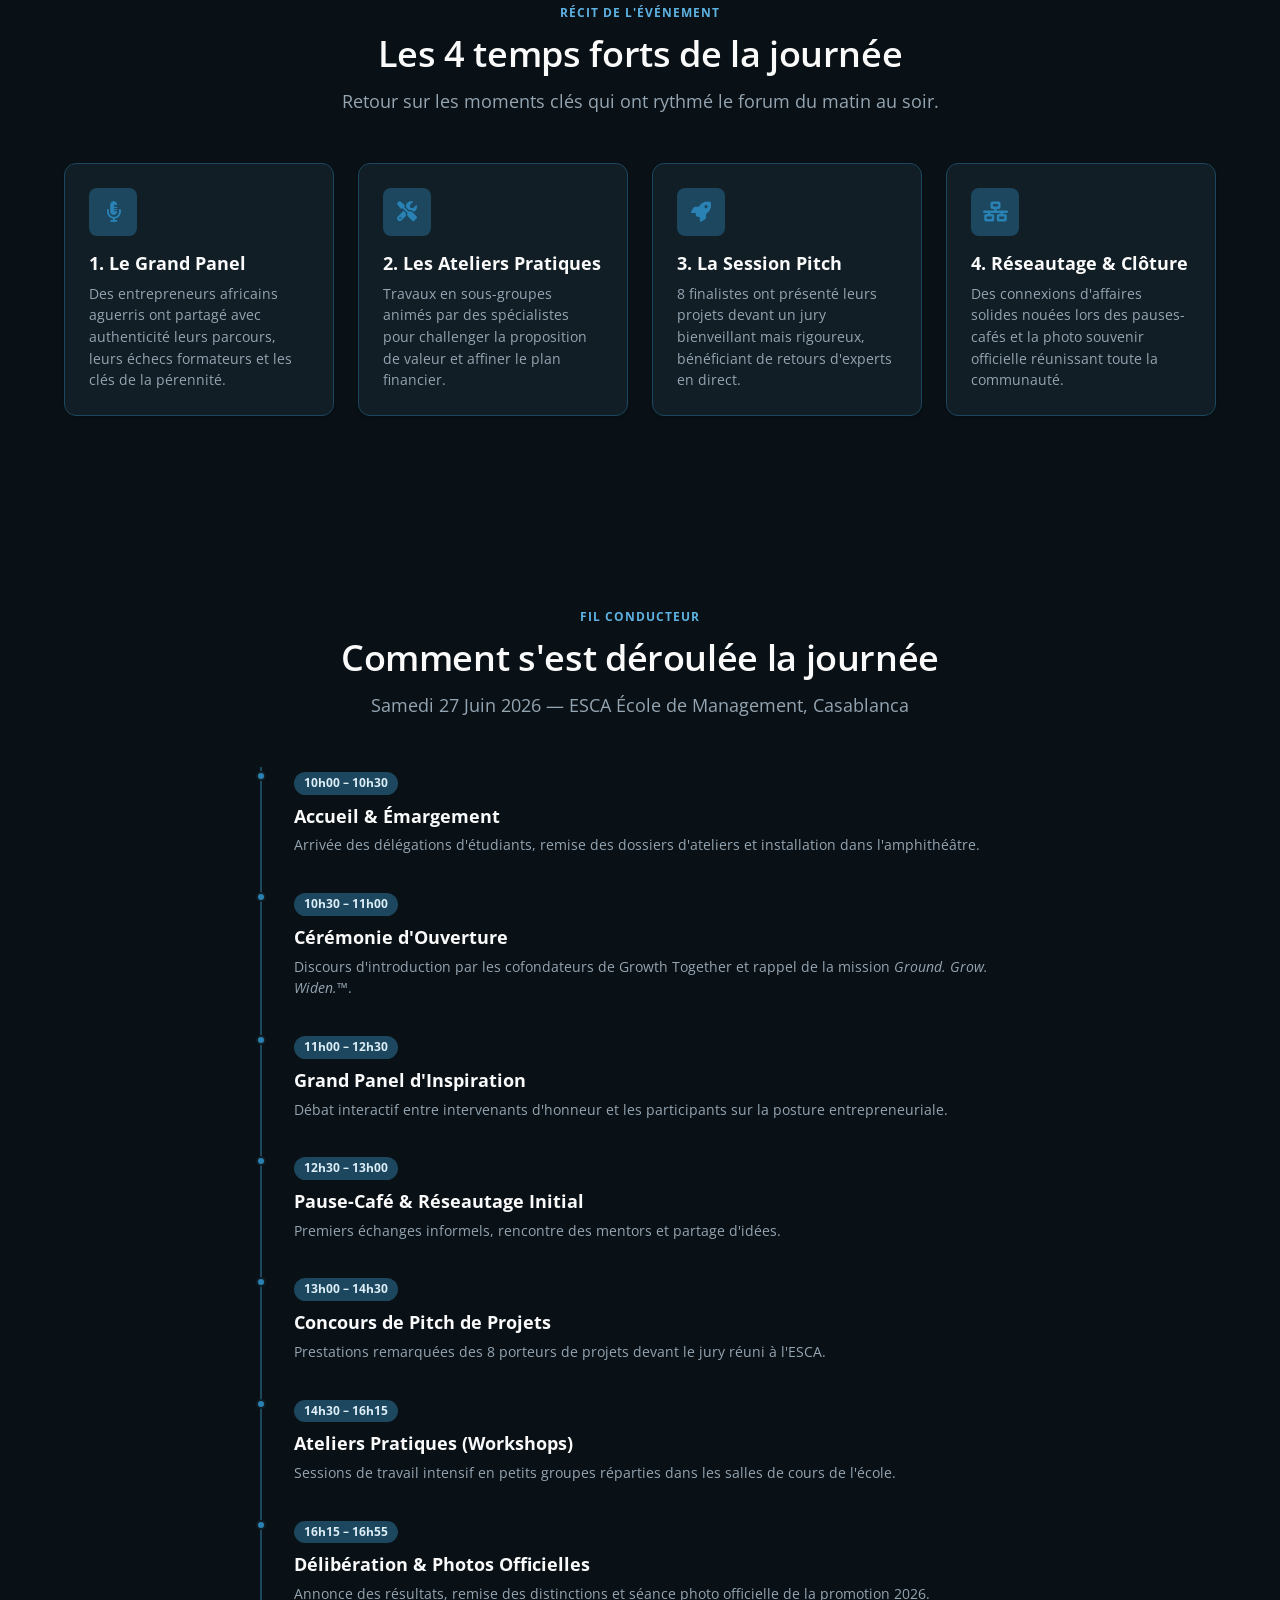
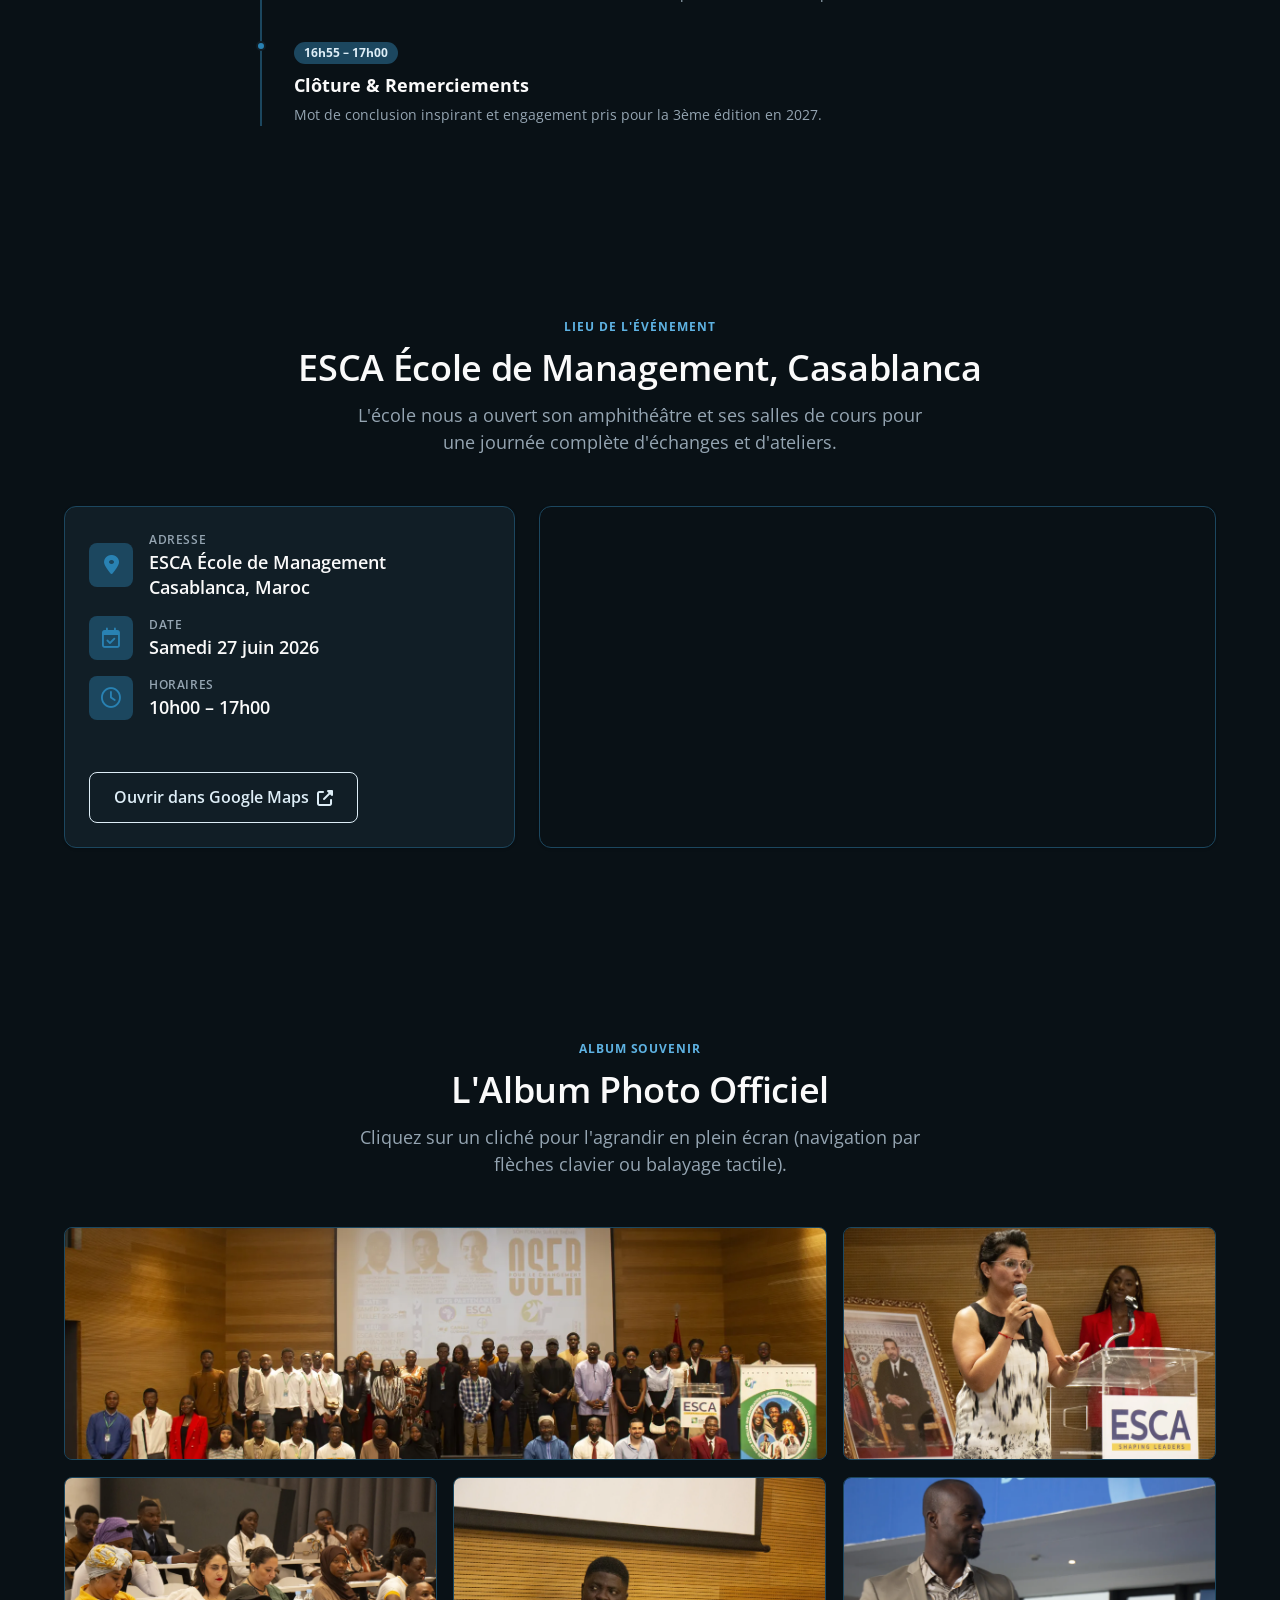
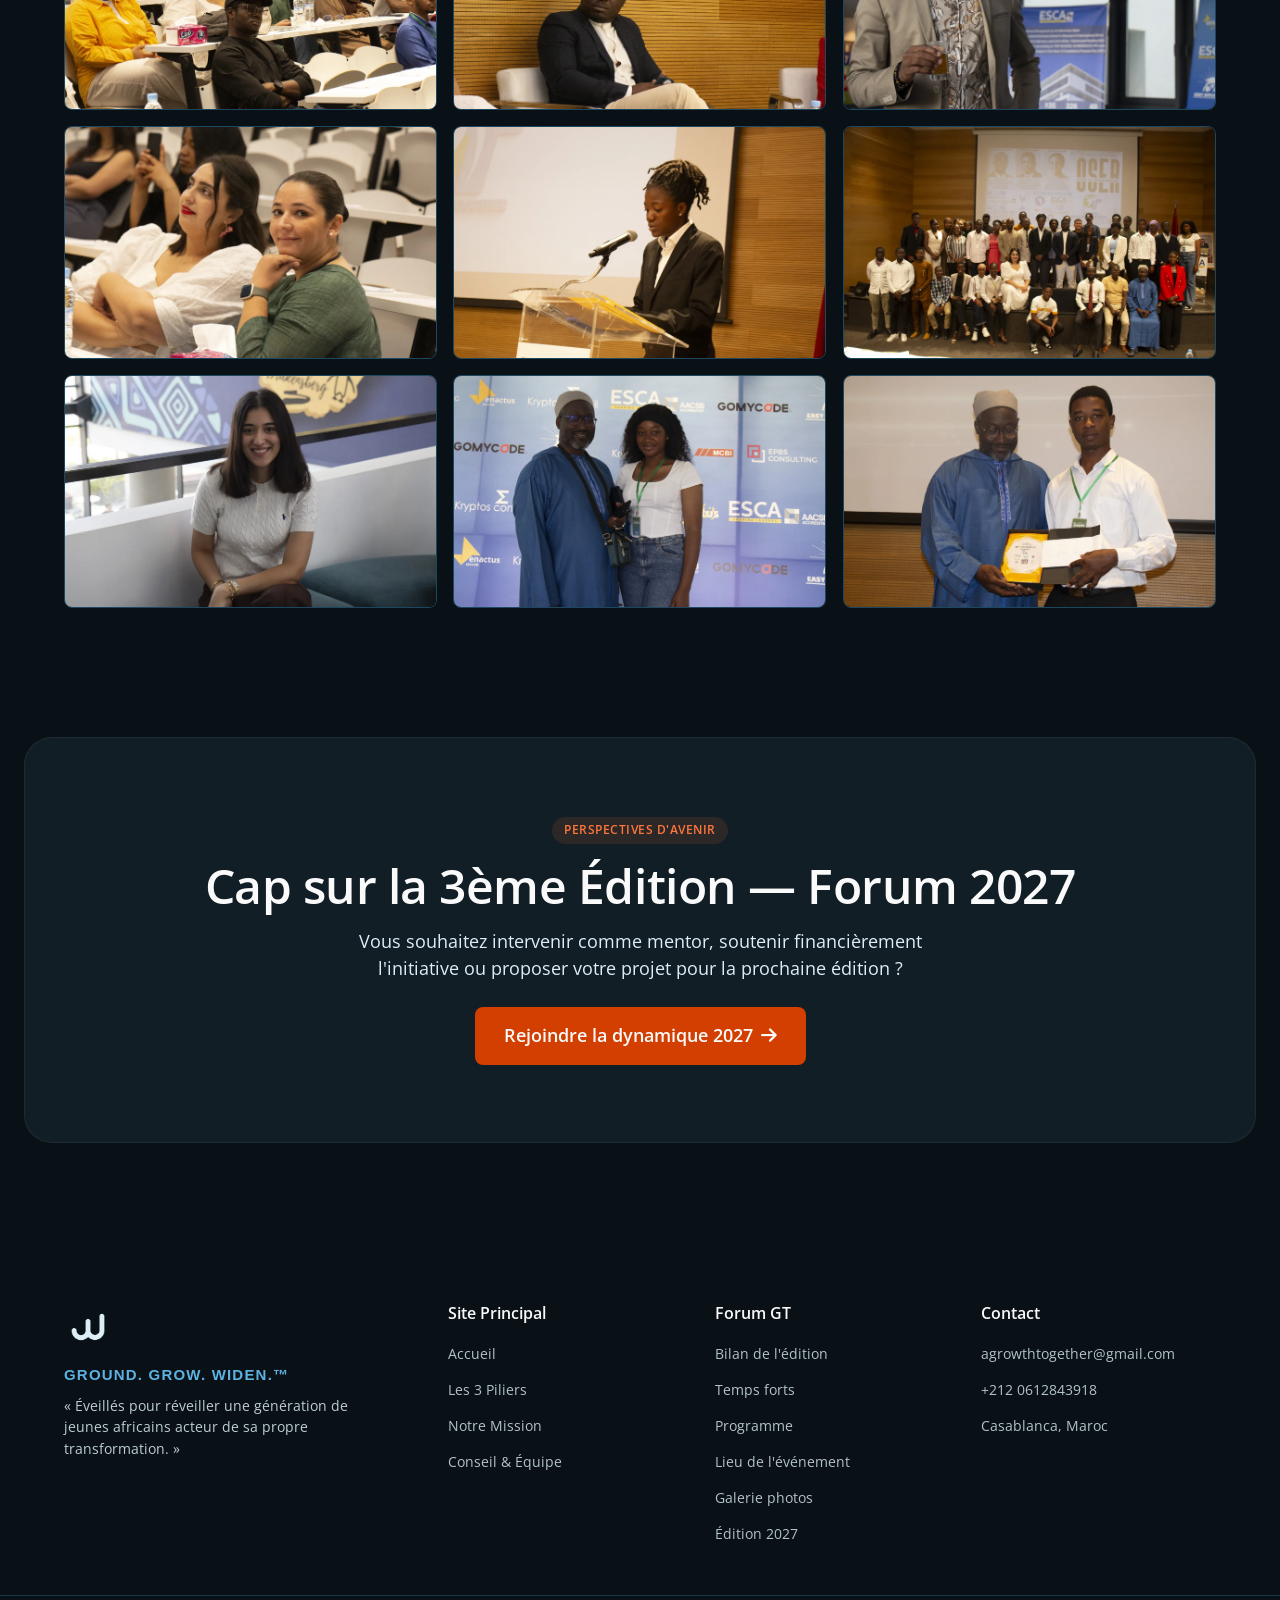
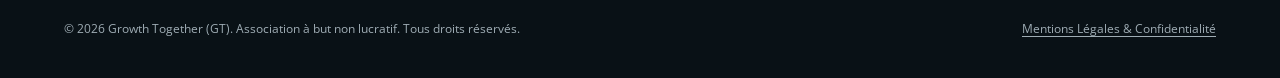
<file: forum/index.html>
<!DOCTYPE html>
<html lang="fr" data-theme="dark">
<head>
  <meta charset="UTF-8">
  <script>(function(){var d=document.documentElement;d.classList.add('js');var t='dark';try{var s=localStorage.getItem('gt-theme');if(s==='light'||s==='dark')t=s;}catch(e){}d.setAttribute('data-theme',t);})();</script>
  <meta name="color-scheme" content="dark light">
  <meta name="viewport" content="width=device-width, initial-scale=1.0">
  <title>Rétrospective Forum Growth Together 2026 | Oser pour le changement</title>
  <meta name="description" content="Rétrospective complète de la 2ème édition du Forum sur l'entrepreneuriat et l'investissement de Growth Together, tenue le 27 Juin 2026 à l'ESCA Casablanca.">
  <!-- Aperçu des liens partagés (WhatsApp, LinkedIn, Facebook…).
       Une fois le domaine connu, remplacer og:image par une URL absolue (https://…/assets/og-image.jpg). -->
  <meta property="og:type" content="website">
  <meta property="og:site_name" content="Growth Together">
  <meta property="og:locale" content="fr_FR">
  <meta property="og:title" content="Rétrospective Forum Growth Together 2026 | Oser pour le changement">
  <meta property="og:description" content="Rétrospective complète de la 2ème édition du Forum sur l'entrepreneuriat et l'investissement de Growth Together, tenue le 27 Juin 2026 à l'ESCA Casablanca.">
  <meta property="og:image" content="../assets/og-image.jpg">
  <meta property="og:image:width" content="1200">
  <meta property="og:image:height" content="630">
  <meta name="twitter:card" content="summary_large_image">
  
  <!-- Favicon -->
  <link rel="icon" type="image/png" sizes="32x32" href="../assets/favicon-32.png">
  <link rel="apple-touch-icon" href="../assets/apple-touch-icon.png">

  <!-- Polices Officielles du Design System : Satoshi & Open Sans -->
  <link rel="preconnect" href="https://api.fontshare.com">
  <link rel="preconnect" href="https://fonts.googleapis.com">
  <link rel="preconnect" href="https://fonts.gstatic.com" crossorigin>
  <link rel="stylesheet" href="https://api.fontshare.com/v2/css?f[]=satoshi@500,700&display=swap">
  <link rel="stylesheet" href="https://fonts.googleapis.com/css2?family=Open+Sans:ital,wght@0,400;0,500;0,600;0,700;1,400;1,600&display=swap">

  <!-- Icônes Font Awesome -->
  <link rel="stylesheet" href="https://cdnjs.cloudflare.com/ajax/libs/font-awesome/6.4.0/css/all.min.css">

  <!-- Stylesheets -->
  <link rel="stylesheet" href="../css/tokens.css">
  <link rel="stylesheet" href="../css/style.css">
  <link rel="stylesheet" href="css/forum.css">

  <!-- Prévention du FOUC de thème -->
  <script>
    const savedTheme = localStorage.getItem('gt-theme');
    if (savedTheme === 'dark' || savedTheme === 'light') {
      document.documentElement.setAttribute('data-theme', savedTheme);
    }
  </script>
</head>

<body>
  <!-- Lien d'évitement accessibilité -->
  <a href="#main-content" class="sr-only-focusable">Aller au contenu principal</a>

  <!-- Barre de Navigation Supérieure -->
  <header>
    <nav class="navbar" id="navbar" aria-label="Navigation principale">
      <div class="container nav-container">
        <a href="../index.html" class="nav-brand" aria-label="Accueil Growth Together">
          <img src="../assets/Fichier 239gt logo.svg" alt="Growth Together" class="nav-logo-svg" height="38">
        </a>

        <div class="nav-menu" id="nav-menu">
          <a href="../index.html" class="nav-link">Accueil</a>
          <a href="../pages/membres-ag.html" class="nav-link">Équipe</a>
          <a href="#bilan" class="nav-link">Bilan</a>
          <a href="#temps-forts" class="nav-link">Temps forts</a>
          <a href="#programme" class="nav-link">Programme</a>
          <a href="#lieu" class="nav-link">Lieu</a>
          <a href="#galerie" class="nav-link">Galerie</a>
          <a href="#edition-2027" class="btn btn-accent nav-menu-cta">Cap sur 2027 <i class="fas fa-arrow-right" aria-hidden="true" style="font-size: 0.8rem;"></i></a>
        </div>

        <div class="nav-actions">
          <a href="#edition-2027" class="btn btn-accent btn-sm">
            Cap sur 2027 <i class="fas fa-arrow-right" aria-hidden="true" style="font-size: 0.8rem;"></i>
          </a>
          <button class="hamburger" id="hamburger" type="button" aria-label="Ouvrir le menu de navigation" aria-expanded="false" aria-controls="nav-menu">
            <i class="fas fa-bars" aria-hidden="true"></i>
          </button>
        </div>
      </div>
    </nav>
  </header>

  <!-- Contenu Principal -->
  <main id="main-content">
    
    <!-- Hero Forum Rétrospective -->
    <section class="forum-hero" id="hero">
      <div class="container">
        <div class="reveal">
          <span class="badge badge-accent">
            <i class="fas fa-check-circle" aria-hidden="true"></i> Édition Clôturée avec Succès • Rétrospective
          </span>
          <h1 class="forum-hero-title">Forum 2026 : Oser pour le <span class="text-elan">changement</span></h1>
          <p class="forum-hero-subtitle">
            Le 27 Juin 2026, l'ESCA Casablanca a vibré pour l'entrepreneuriat et l'investissement africain. Retour sur une journée d'audace, de formations intensives et de connexions durables qui a marqué une génération de jeunes acteurs.
          </p>
        </div>

        <!-- Chiffres clés de l'édition -->
        <dl class="forum-stats reveal reveal-delay-1" aria-label="Bilan chiffré de l'événement">
          <div class="forum-stat">
            <dt class="forum-stat-label">Participants</dt>
            <dd class="forum-stat-value counter-animated" data-target="100" data-suffix="+">100+</dd>
          </div>
          <div class="forum-stat">
            <dt class="forum-stat-label">Projets pitchés</dt>
            <dd class="forum-stat-value counter-animated" data-target="8">8</dd>
          </div>
          <div class="forum-stat">
            <dt class="forum-stat-label">Masterclasses</dt>
            <dd class="forum-stat-value counter-animated" data-target="4">4</dd>
          </div>
          <div class="forum-stat">
            <dt class="forum-stat-label">Pays représentés</dt>
            <dd class="forum-stat-value counter-animated" data-target="7">7</dd>
          </div>
        </dl>

        <div class="reveal reveal-delay-2" style="display: flex; justify-content: center; gap: var(--gt-space-4); flex-wrap: wrap;">
          <a href="#galerie" class="btn btn-accent btn-lg">
            Voir la galerie photos <i class="fas fa-camera" aria-hidden="true"></i>
          </a>
          <a href="#bilan" class="btn btn-secondary btn-lg">
            Consulter le compte-rendu <i class="fas fa-file-alt" aria-hidden="true"></i>
          </a>
        </div>
      </div>
    </section>

    <!-- Bilan & Synthèse de l'Édition -->
    <section class="forum-about-section" id="bilan">
      <div class="container">
        <div class="forum-about-grid">
          <div class="reveal">
            <span class="section-tag">Compte-Rendu Officiel</span>
            <h2 class="section-title">Une dynamique panafricaine concrétisée</h2>
            <p>
              Pour cette 2ème édition, le Forum Growth Together a rassemblé des étudiants, diplômés et jeunes fondateurs venus de plusieurs pays d'Afrique (Maroc, Côte d'Ivoire, Gabon, Guinée, Togo, Burkina Faso, Bénin).
            </p>
            <p class="text-muted">
              L'objectif fixé — <em>briser l'isolement entrepreneurial et donner les outils méthodologiques du passage à l'action</em> — a été pleinement concrétisé à travers 7 heures d'immersion intense rythmées par un grand panel, des masterclasses appliquées et un concours de pitchs d'un très haut niveau d'exigence.
            </p>
            <div style="margin-top: var(--gt-space-6);">
              <a href="#galerie" class="btn btn-secondary">Découvrir les 11 photos de l'événement <i class="fas fa-arrow-down" aria-hidden="true"></i></a>
            </div>
          </div>

          <figure class="forum-about-photo reveal reveal-delay-1">
            <img src="../assets/photos/forum/IMG_0280.webp" alt="Le public attentif dans l'amphithéâtre de l'ESCA pendant le Forum 2026" loading="lazy" width="1600" height="1067">
            <figcaption class="forum-about-badge">
              <span class="forum-about-badge-value">7 heures</span>
              <span class="forum-about-badge-text">d'immersion : grand panel, masterclasses et concours de pitchs devant un jury de mentors et de dirigeants.</span>
            </figcaption>
          </figure>
        </div>
      </div>
    </section>

    <!-- 4 Temps Forts de l'Édition -->
    <section class="forum-highlights-section" id="temps-forts">
      <div class="container">
        <div class="section-header text-center reveal">
          <span class="section-tag">Récit de l'Événement</span>
          <h2 class="section-title">Les 4 temps forts de la journée</h2>
          <p class="section-subtitle text-center">
            Retour sur les moments clés qui ont rythmé le forum du matin au soir.
          </p>
        </div>

        <div class="highlights-grid">
          <article class="gt-card highlight-card reveal">
            <div class="highlight-icon" aria-hidden="true">
              <i class="fas fa-microphone-alt"></i>
            </div>
            <h3>1. Le Grand Panel</h3>
            <p>Des entrepreneurs africains aguerris ont partagé avec authenticité leurs parcours, leurs échecs formateurs et les clés de la pérennité.</p>
          </article>

          <article class="gt-card highlight-card reveal reveal-delay-1">
            <div class="highlight-icon" aria-hidden="true">
              <i class="fas fa-tools"></i>
            </div>
            <h3>2. Les Ateliers Pratiques</h3>
            <p>Travaux en sous-groupes animés par des spécialistes pour challenger la proposition de valeur et affiner le plan financier.</p>
          </article>

          <article class="gt-card highlight-card reveal reveal-delay-2">
            <div class="highlight-icon" aria-hidden="true">
              <i class="fas fa-rocket"></i>
            </div>
            <h3>3. La Session Pitch</h3>
            <p>8 finalistes ont présenté leurs projets devant un jury bienveillant mais rigoureux, bénéficiant de retours d'experts en direct.</p>
          </article>

          <article class="gt-card highlight-card reveal reveal-delay-3">
            <div class="highlight-icon" aria-hidden="true">
              <i class="fas fa-network-wired"></i>
            </div>
            <h3>4. Réseautage & Clôture</h3>
            <p>Des connexions d'affaires solides nouées lors des pauses-cafés et la photo souvenir officielle réunissant toute la communauté.</p>
          </article>
        </div>
      </div>
    </section>

    <!-- Chronogramme / Rétrospective de la Journée -->
    <section class="timeline-section" id="programme">
      <div class="container">
        <div class="section-header text-center reveal">
          <span class="section-tag">Fil Conducteur</span>
          <h2 class="section-title">Comment s'est déroulée la journée</h2>
          <p class="section-subtitle text-center">
            Samedi 27 Juin 2026 — ESCA École de Management, Casablanca
          </p>
        </div>

        <div class="timeline reveal">
          <div class="timeline-item">
            <div class="timeline-dot"></div>
            <span class="timeline-time">10h00 – 10h30</span>
            <div class="timeline-title">Accueil & Émargement</div>
            <p class="timeline-desc">Arrivée des délégations d'étudiants, remise des dossiers d'ateliers et installation dans l'amphithéâtre.</p>
          </div>

          <div class="timeline-item">
            <div class="timeline-dot"></div>
            <span class="timeline-time">10h30 – 11h00</span>
            <div class="timeline-title">Cérémonie d'Ouverture</div>
            <p class="timeline-desc">Discours d'introduction par les cofondateurs de Growth Together et rappel de la mission <em>Ground. Grow. Widen.™</em>.</p>
          </div>

          <div class="timeline-item">
            <div class="timeline-dot"></div>
            <span class="timeline-time">11h00 – 12h30</span>
            <div class="timeline-title">Grand Panel d'Inspiration</div>
            <p class="timeline-desc">Débat interactif entre intervenants d'honneur et les participants sur la posture entrepreneuriale.</p>
          </div>

          <div class="timeline-item">
            <div class="timeline-dot"></div>
            <span class="timeline-time">12h30 – 13h00</span>
            <div class="timeline-title">Pause-Café & Réseautage Initial</div>
            <p class="timeline-desc">Premiers échanges informels, rencontre des mentors et partage d'idées.</p>
          </div>

          <div class="timeline-item">
            <div class="timeline-dot"></div>
            <span class="timeline-time">13h00 – 14h30</span>
            <div class="timeline-title">Concours de Pitch de Projets</div>
            <p class="timeline-desc">Prestations remarquées des 8 porteurs de projets devant le jury réuni à l'ESCA.</p>
          </div>

          <div class="timeline-item">
            <div class="timeline-dot"></div>
            <span class="timeline-time">14h30 – 16h15</span>
            <div class="timeline-title">Ateliers Pratiques (Workshops)</div>
            <p class="timeline-desc">Sessions de travail intensif en petits groupes réparties dans les salles de cours de l'école.</p>
          </div>

          <div class="timeline-item">
            <div class="timeline-dot"></div>
            <span class="timeline-time">16h15 – 16h55</span>
            <div class="timeline-title">Délibération & Photos Officielles</div>
            <p class="timeline-desc">Annonce des résultats, remise des distinctions et séance photo officielle de la promotion 2026.</p>
          </div>

          <div class="timeline-item">
            <div class="timeline-dot"></div>
            <span class="timeline-time">16h55 – 17h00</span>
            <div class="timeline-title">Clôture & Remerciements</div>
            <p class="timeline-desc">Mot de conclusion inspirant et engagement pris pour la 3ème édition en 2027.</p>
          </div>
        </div>
      </div>
    </section>

    <!-- Lieu de l'événement -->
    <section class="venue-section" id="lieu">
      <div class="container">
        <div class="section-header text-center reveal">
          <span class="section-tag">Lieu de l'événement</span>
          <h2 class="section-title">ESCA École de Management, Casablanca</h2>
          <p class="section-subtitle text-center">
            L'école nous a ouvert son amphithéâtre et ses salles de cours pour une journée complète d'échanges et d'ateliers.
          </p>
        </div>

        <div class="venue-grid reveal reveal-delay-1">
          <div class="gt-card venue-card">
            <div class="venue-info">
              <div class="event-meta-icon" aria-hidden="true"><i class="fas fa-map-marker-alt"></i></div>
              <div>
                <span class="event-meta-label">Adresse</span>
                <span class="venue-value">ESCA École de Management<br>Casablanca, Maroc</span>
              </div>
            </div>
            <div class="venue-info">
              <div class="event-meta-icon" aria-hidden="true"><i class="far fa-calendar-check"></i></div>
              <div>
                <span class="event-meta-label">Date</span>
                <span class="venue-value">Samedi 27 juin 2026</span>
              </div>
            </div>
            <div class="venue-info">
              <div class="event-meta-icon" aria-hidden="true"><i class="far fa-clock"></i></div>
              <div>
                <span class="event-meta-label">Horaires</span>
                <span class="venue-value">10h00 – 17h00</span>
              </div>
            </div>
            <a href="https://www.google.com/maps/search/?api=1&amp;query=ESCA+Ecole+de+Management+Casablanca" class="btn btn-secondary" target="_blank" rel="noopener noreferrer">
              Ouvrir dans Google Maps <i class="fas fa-external-link-alt" aria-hidden="true"></i>
            </a>
          </div>

          <div class="map-wrapper venue-map">
            <iframe
              src="https://www.google.com/maps/embed?pb=!1m18!1m12!1m3!1d3323.7745772635904!2d-7.634123523497262!3d33.58521744224095!2m3!1f0!2f0!3f0!3m2!1i1024!2i768!4f13.1!3m3!1m2!1s0xda7d296cd8cb487%3A0xcbaecfc38d977da0!2sESCA%20Ecole%20de%20Management!5e0!3m2!1sfr!2sma!4v1714000000000!5m2!1sfr!2sma"
              title="Localisation de l'ESCA École de Management à Casablanca"
              loading="lazy"
              referrerpolicy="no-referrer-when-downgrade">
            </iframe>
          </div>
        </div>
      </div>
    </section>

    <!-- Galerie Photos de la 1ère & 2ème Édition -->
    <section class="gallery-section" id="galerie">
      <div class="container">
        <div class="section-header text-center reveal">
          <span class="section-tag">Album Souvenir</span>
          <h2 class="section-title">L'Album Photo Officiel</h2>
          <p class="section-subtitle text-center">
            Cliquez sur un cliché pour l'agrandir en plein écran (navigation par flèches clavier ou balayage tactile).
          </p>
        </div>

        <div class="gallery-grid" aria-label="Galerie photographique">
          <div class="gallery-item gallery-item--featured reveal">
            <img src="../assets/photos/forum/IMG_0652.webp" alt="Photo d'ensemble de tous les participants réunis à l'ESCA Casablanca" loading="lazy">
            <div class="gallery-overlay" aria-hidden="true"><i class="fas fa-search-plus"></i></div>
          </div>
          <div class="gallery-item reveal reveal-delay-1">
            <img src="../assets/photos/forum/IMG_0234.webp" alt="Intervention d'une experte invitée au pupitre" loading="lazy">
            <div class="gallery-overlay" aria-hidden="true"><i class="fas fa-search-plus"></i></div>
          </div>
          <div class="gallery-item reveal reveal-delay-2">
            <img src="../assets/photos/forum/IMG_0280.webp" alt="L'audience attentive durant les sessions plénières" loading="lazy">
            <div class="gallery-overlay" aria-hidden="true"><i class="fas fa-search-plus"></i></div>
          </div>
          <div class="gallery-item reveal">
            <img src="../assets/photos/forum/IMG_0385.webp" alt="Échanges stimulants entre panélistes durant la table ronde" loading="lazy">
            <div class="gallery-overlay" aria-hidden="true"><i class="fas fa-search-plus"></i></div>
          </div>
          <div class="gallery-item reveal reveal-delay-1">
            <img src="../assets/photos/forum/IMG_0203.webp" alt="Moments de convivialité et réseautage lors de la pause" loading="lazy">
            <div class="gallery-overlay" aria-hidden="true"><i class="fas fa-search-plus"></i></div>
          </div>
          <div class="gallery-item reveal reveal-delay-2">
            <img src="../assets/photos/forum/IMG_0223.webp" alt="Session interactive de questions-réponses avec la salle" loading="lazy">
            <div class="gallery-overlay" aria-hidden="true"><i class="fas fa-search-plus"></i></div>
          </div>
          <div class="gallery-item reveal">
            <img src="../assets/photos/forum/IMG_0259.webp" alt="Vue d'ensemble de l'amphithéâtre comble de l'ESCA" loading="lazy">
            <div class="gallery-overlay" aria-hidden="true"><i class="fas fa-search-plus"></i></div>
          </div>
          <div class="gallery-item reveal reveal-delay-1">
            <img src="../assets/photos/forum/IMG_0447.webp" alt="Atelier pratique en sous-groupe : réflexion sur les business models" loading="lazy">
            <div class="gallery-overlay" aria-hidden="true"><i class="fas fa-search-plus"></i></div>
          </div>
          <div class="gallery-item reveal reveal-delay-2">
            <img src="../assets/photos/forum/IMG_0464.webp" alt="Partage d'expériences entre jeunes porteurs d'idées" loading="lazy">
            <div class="gallery-overlay" aria-hidden="true"><i class="fas fa-search-plus"></i></div>
          </div>
          <div class="gallery-item reveal">
            <img src="../assets/photos/forum/IMG_0471.webp" alt="Photo souvenir avec les intervenants et membres de l'organisation" loading="lazy">
            <div class="gallery-overlay" aria-hidden="true"><i class="fas fa-search-plus"></i></div>
          </div>
          <div class="gallery-item reveal reveal-delay-1">
            <img src="../assets/photos/forum/IMG_0639.webp" alt="Cérémonie de clôture et célébration des talents africains" loading="lazy">
            <div class="gallery-overlay" aria-hidden="true"><i class="fas fa-search-plus"></i></div>
          </div>
        </div>
      </div>
    </section>

    <!-- Modal Lightbox Accessible -->
    <div class="lightbox" id="lightbox" role="dialog" aria-modal="true" aria-label="Aperçu d'image" aria-hidden="true">
      <button class="lightbox-btn lightbox-close" id="lightbox-close" type="button" aria-label="Fermer la vue agrandie">
        <i class="fas fa-times" aria-hidden="true"></i>
      </button>
      <button class="lightbox-btn lightbox-prev" id="lightbox-prev" type="button" aria-label="Image précédente">
        <i class="fas fa-chevron-left" aria-hidden="true"></i>
      </button>
      <button class="lightbox-btn lightbox-next" id="lightbox-next" type="button" aria-label="Image suivante">
        <i class="fas fa-chevron-right" aria-hidden="true"></i>
      </button>

      <div class="lightbox-content">
        <img alt="" class="lightbox-img" id="lightbox-img">
        <p class="lightbox-caption" id="lightbox-caption"></p>
        <span class="lightbox-counter" id="lightbox-counter"></span>
      </div>
    </div>

    <!-- Section Cap sur 2027 -->
    <section class="register-cta-section" id="edition-2027">
      <div class="container reveal">
        <span class="badge badge-accent" style="margin-bottom: var(--gt-space-3);">Perspectives d'Avenir</span>
        <h2>Cap sur la 3ème Édition — Forum 2027</h2>
        <p>
          Vous souhaitez intervenir comme mentor, soutenir financièrement l'initiative ou proposer votre projet pour la prochaine édition ?
        </p>
        <div style="margin-top: var(--gt-space-6);">
          <a href="../index.html#contact" class="btn btn-accent btn-lg">
            Rejoindre la dynamique 2027 <i class="fas fa-arrow-right" aria-hidden="true"></i>
          </a>
        </div>
      </div>
    </section>

  </main>

  <!-- Footer Institutionnel Nuit Profonde (#091116) -->
  <footer class="footer">
    <div class="container footer-grid">
      <!-- 1. Marque -->
      <div class="footer-brand">
        <img src="../assets/logo.png" alt="Growth Together" class="footer-logo" width="48" height="48">
        <div class="footer-baseline">Ground. Grow. Widen.™</div>
        <p class="footer-quote">
          « Éveillés pour réveiller une génération de jeunes africains acteur de sa propre transformation. »
        </p>
      </div>

      <!-- 2. Démarche -->
      <div class="footer-column">
        <h3>Site Principal</h3>
        <ul class="footer-links">
          <li><a href="../index.html" class="footer-link">Accueil</a></li>
          <li><a href="../index.html#piliers" class="footer-link">Les 3 Piliers</a></li>
          <li><a href="../index.html#mission" class="footer-link">Notre Mission</a></li>
          <li><a href="../pages/membres-ag.html" class="footer-link">Conseil & Équipe</a></li>
        </ul>
      </div>

      <!-- 3. Forum -->
      <div class="footer-column">
        <h3>Forum GT</h3>
        <ul class="footer-links">
          <li><a href="#bilan" class="footer-link">Bilan de l'édition</a></li>
          <li><a href="#temps-forts" class="footer-link">Temps forts</a></li>
          <li><a href="#programme" class="footer-link">Programme</a></li>
          <li><a href="#lieu" class="footer-link">Lieu de l'événement</a></li>
          <li><a href="#galerie" class="footer-link">Galerie photos</a></li>
          <li><a href="#edition-2027" class="footer-link">Édition 2027</a></li>
        </ul>
      </div>

      <!-- 4. Contact -->
      <div class="footer-column">
        <h3>Contact</h3>
        <ul class="footer-links">
          <li><a href="mailto:agrowthtogether@gmail.com" class="footer-link">agrowthtogether@gmail.com</a></li>
          <li><a href="tel:+2120612843918" class="footer-link">+212 0612843918</a></li>
          <li><span class="footer-link">Casablanca, Maroc</span></li>
        </ul>
      </div>
    </div>

    <!-- Mention légale basse -->
    <div class="footer-bottom">
      <div class="container footer-bottom-content">
        <p>&copy; 2026 Growth Together (GT). Association à but non lucratif. Tous droits réservés.</p>
        <p><a href="../pages/mentions-legales.html">Mentions Légales & Confidentialité</a></p>
      </div>
    </div>
  </footer>

  <!-- Commutateur de Thème Accessible -->
  <button class="theme-toggle-btn" id="theme-toggle" type="button" aria-label="Basculer le mode d'affichage" title="Changer de thème">
    <i class="fas fa-moon icon-moon" aria-hidden="true"></i>
    <i class="fas fa-sun icon-sun" aria-hidden="true"></i>
  </button>

  <!-- Scripts -->
  <script src="../js/main.js"></script>
  <script src="js/forum.js"></script>
</body>
</html>
</file>
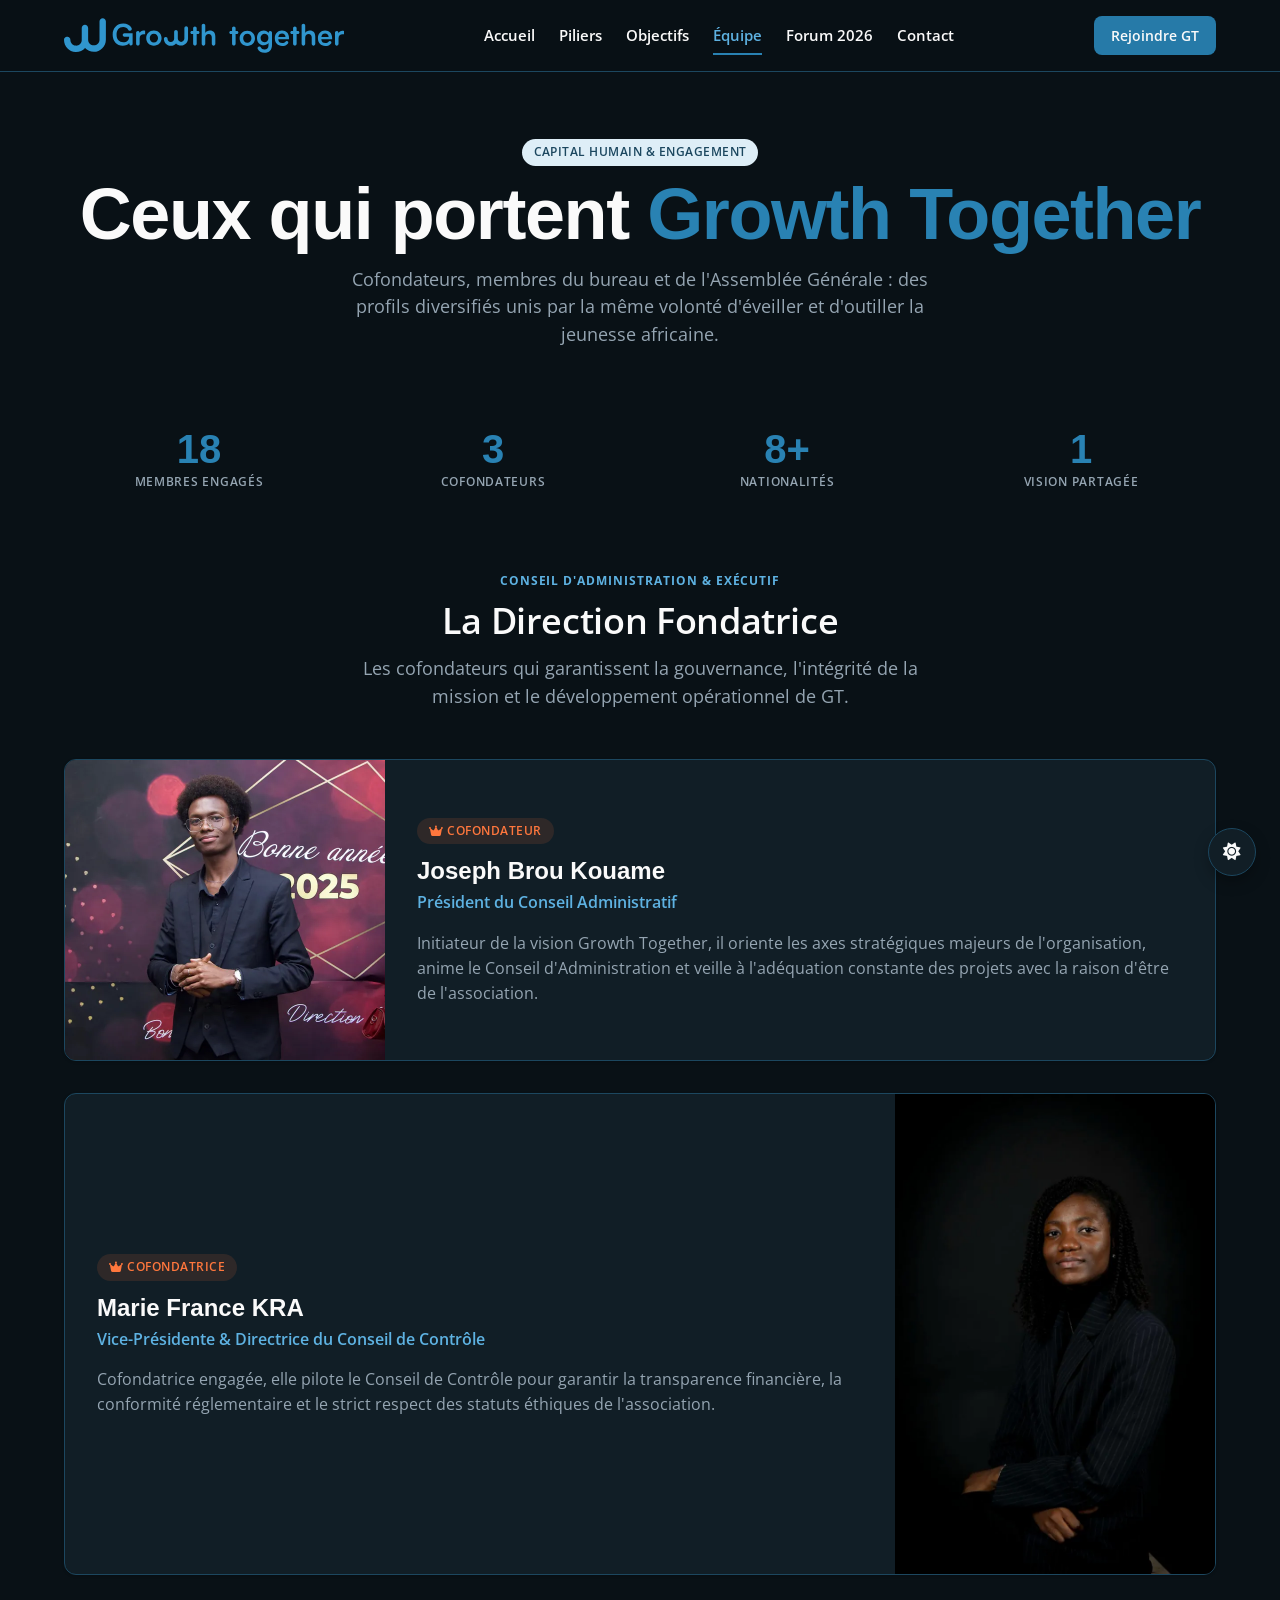
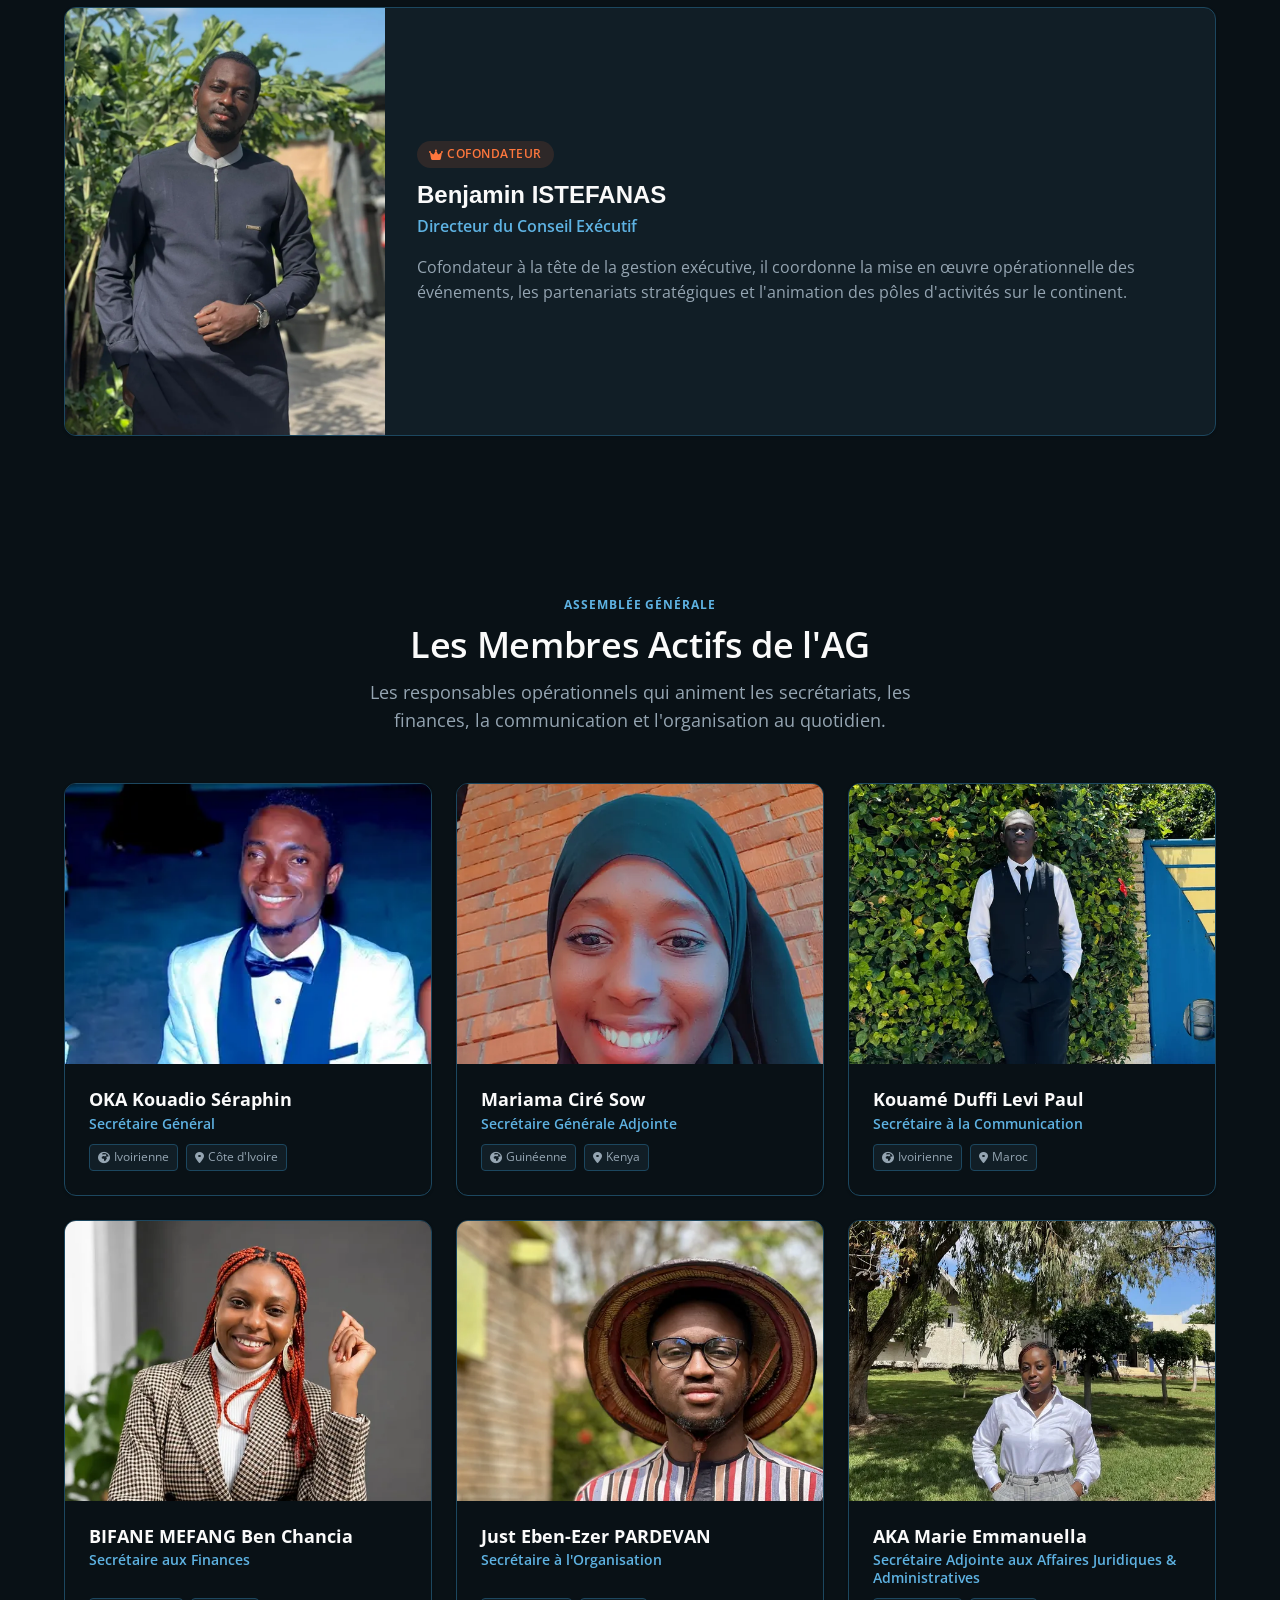
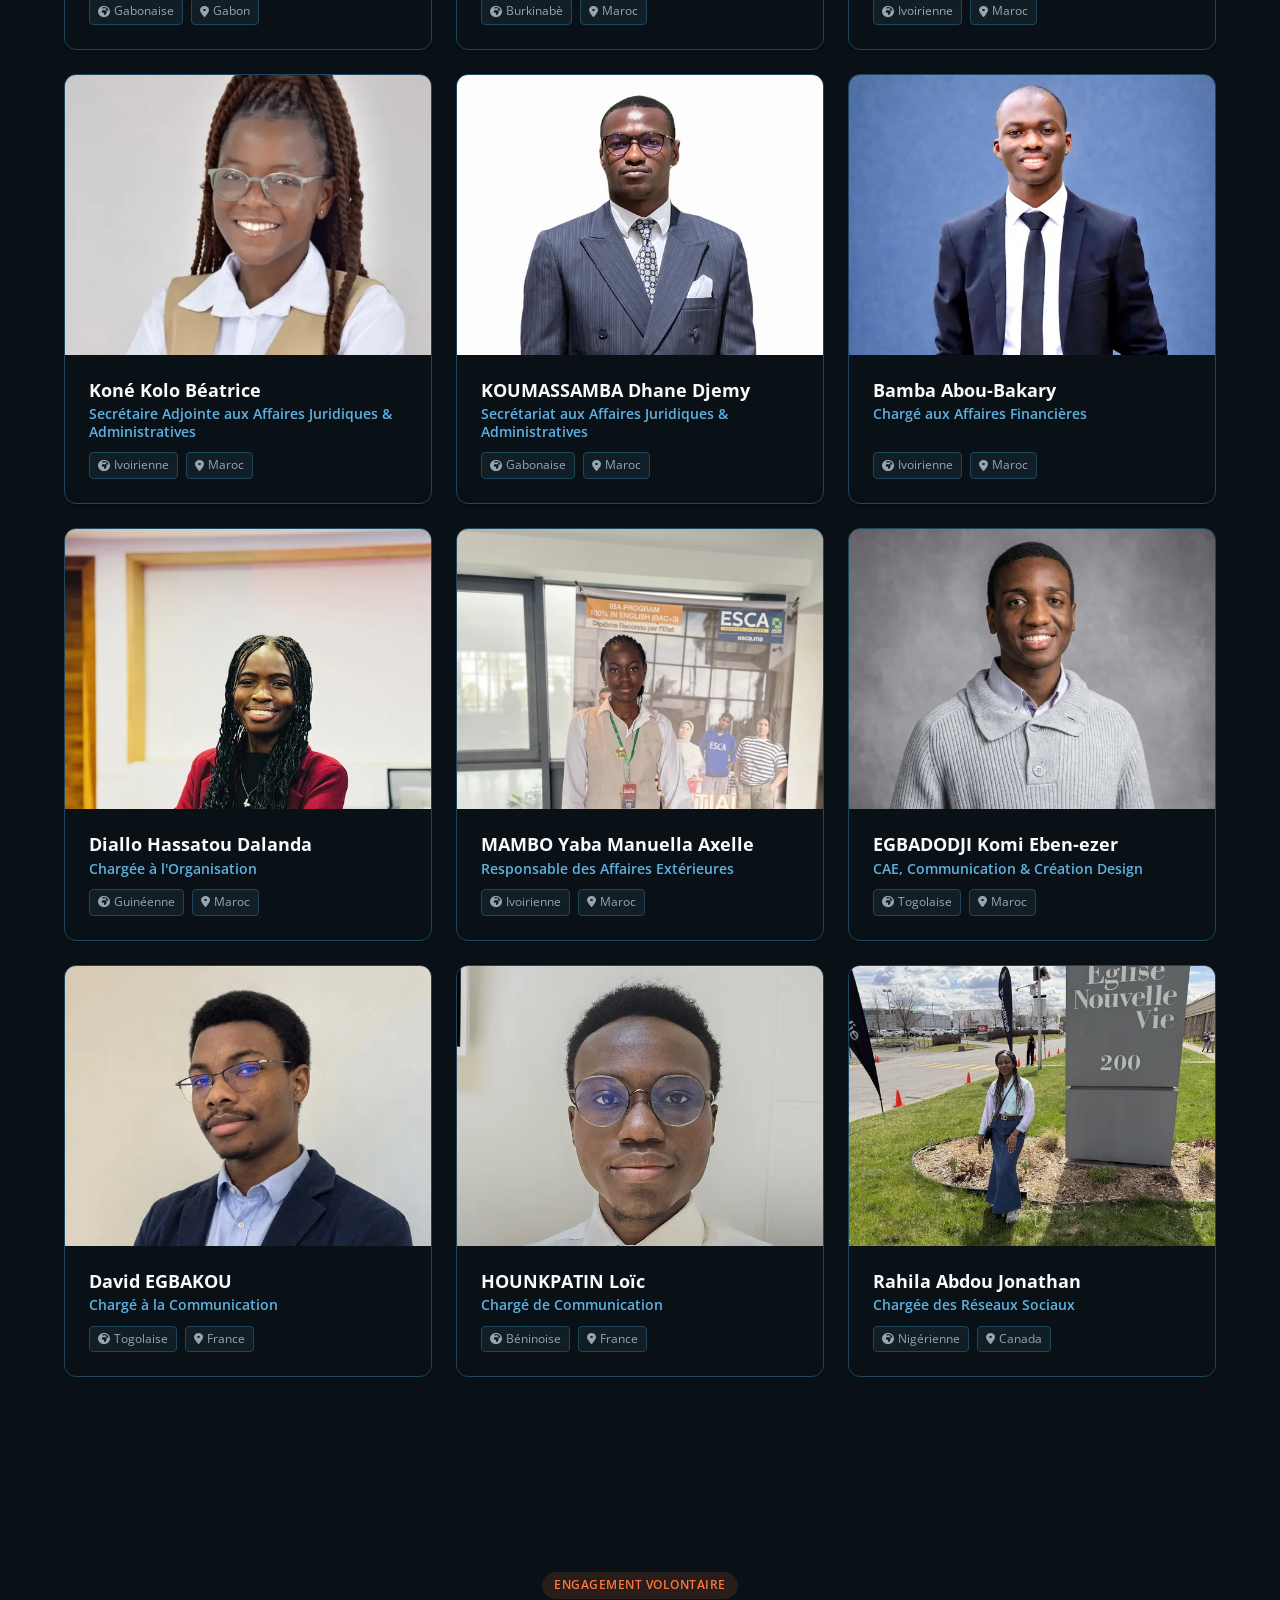
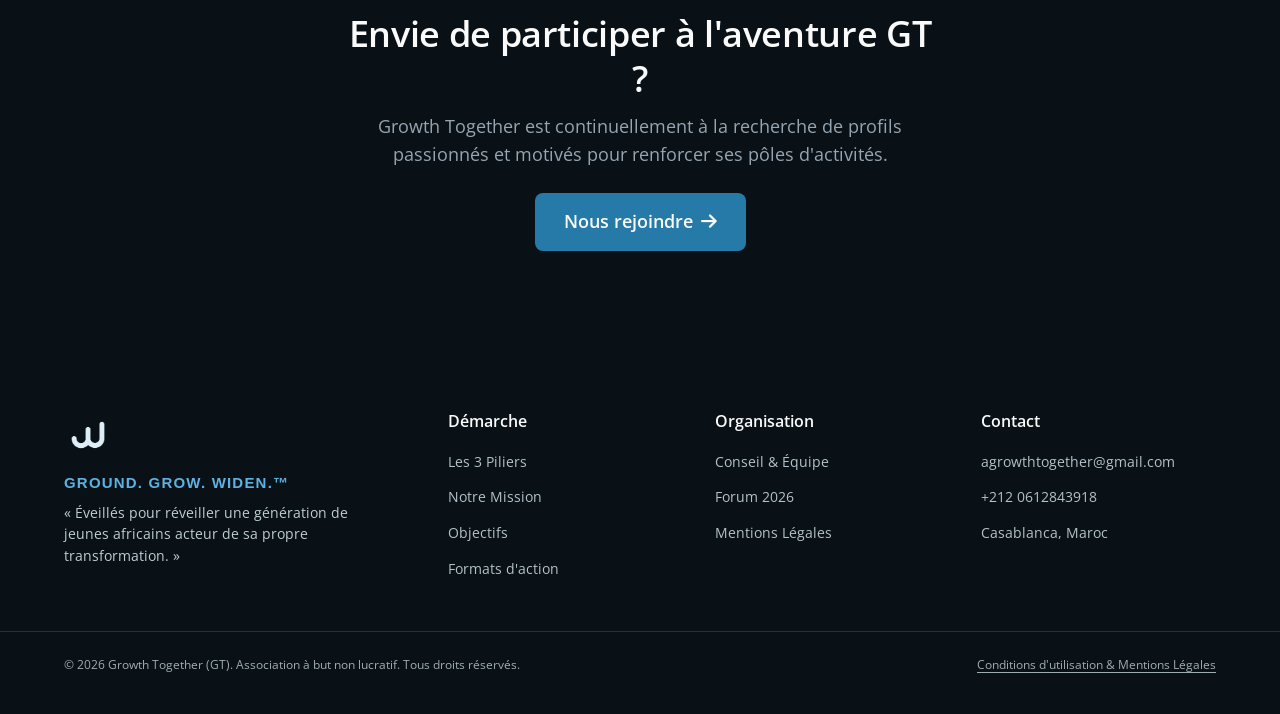
<file: pages/membres-ag.html>
<!DOCTYPE html>
<html lang="fr" data-theme="dark">
<head>
  <meta charset="UTF-8">
  <script>(function(){var d=document.documentElement;d.classList.add('js');var t='dark';try{var s=localStorage.getItem('gt-theme');if(s==='light'||s==='dark')t=s;}catch(e){}d.setAttribute('data-theme',t);})();</script>
  <meta name="color-scheme" content="dark light">
  <meta name="viewport" content="width=device-width, initial-scale=1.0">
  <title>Notre Équipe & Assemblée Générale | Growth Together</title>
  <meta name="description" content="Découvrez les cofondateurs et les membres de l'Assemblée Générale de Growth Together – des profils panafricains unis par une même vision.">
  <!-- Aperçu des liens partagés (WhatsApp, LinkedIn, Facebook…).
       Une fois le domaine connu, remplacer og:image par une URL absolue (https://…/assets/og-image.jpg). -->
  <meta property="og:type" content="website">
  <meta property="og:site_name" content="Growth Together">
  <meta property="og:locale" content="fr_FR">
  <meta property="og:title" content="Notre Équipe & Assemblée Générale | Growth Together">
  <meta property="og:description" content="Découvrez les cofondateurs et les membres de l'Assemblée Générale de Growth Together – des profils panafricains unis par une même vision.">
  <meta property="og:image" content="../assets/og-image.jpg">
  <meta property="og:image:width" content="1200">
  <meta property="og:image:height" content="630">
  <meta name="twitter:card" content="summary_large_image">
  
  <!-- Favicon -->
  <link rel="icon" type="image/png" sizes="32x32" href="../assets/favicon-32.png">
  <link rel="apple-touch-icon" href="../assets/apple-touch-icon.png">

  <!-- Polices Officielles du Design System : Satoshi & Open Sans -->
  <link rel="preconnect" href="https://api.fontshare.com">
  <link rel="preconnect" href="https://fonts.googleapis.com">
  <link rel="preconnect" href="https://fonts.gstatic.com" crossorigin>
  <link rel="stylesheet" href="https://api.fontshare.com/v2/css?f[]=satoshi@500,700&display=swap">
  <link rel="stylesheet" href="https://fonts.googleapis.com/css2?family=Open+Sans:ital,wght@0,400;0,500;0,600;0,700;1,400;1,600&display=swap">

  <!-- Icônes Font Awesome -->
  <link rel="stylesheet" href="https://cdnjs.cloudflare.com/ajax/libs/font-awesome/6.4.0/css/all.min.css">

  <!-- Stylesheets -->
  <link rel="stylesheet" href="../css/tokens.css">
  <link rel="stylesheet" href="../css/style.css">
  <link rel="stylesheet" href="../css/membres.css">

  <!-- Prévention du FOUC de thème -->
  <script>
    const savedTheme = localStorage.getItem('gt-theme');
    if (savedTheme === 'dark' || savedTheme === 'light') {
      document.documentElement.setAttribute('data-theme', savedTheme);
    }
  </script>
</head>

<body>
  <!-- Lien d'évitement accessibilité -->
  <a href="#main-content" class="sr-only-focusable">Aller au contenu principal</a>

  <!-- Barre de Navigation Supérieure -->
  <header>
    <nav class="navbar" id="navbar" aria-label="Navigation principale">
      <div class="container nav-container">
        <a href="../index.html" class="nav-brand" aria-label="Accueil Growth Together">
          <img src="../assets/Fichier 239gt logo.svg" alt="Growth Together" class="nav-logo-svg" height="38">
        </a>

        <div class="nav-menu" id="nav-menu">
          <a href="../index.html" class="nav-link">Accueil</a>
          <a href="../index.html#piliers" class="nav-link">Piliers</a>
          <a href="../index.html#objectifs" class="nav-link">Objectifs</a>
          <a href="membres-ag.html" class="nav-link active" aria-current="page">Équipe</a>
          <a href="../forum/index.html" class="nav-link">Forum 2026</a>
          <a href="../index.html#contact" class="nav-link">Contact</a>
          <a href="../index.html#contact" class="btn btn-primary nav-menu-cta">Rejoindre GT</a>
        </div>

        <div class="nav-actions">
          <a href="../index.html#contact" class="btn btn-primary btn-sm">Rejoindre GT</a>
          <button class="hamburger" id="hamburger" type="button" aria-label="Ouvrir le menu de navigation" aria-expanded="false" aria-controls="nav-menu">
            <i class="fas fa-bars" aria-hidden="true"></i>
          </button>
        </div>
      </div>
    </nav>
  </header>

  <!-- Contenu Principal -->
  <main id="main-content">
    
    <!-- Hero Page Équipe -->
    <section class="team-hero">
      <div class="container">
        <span class="badge badge-pillar" style="margin-bottom: var(--gt-space-3);">Capital Humain & Engagement</span>
        <h1 class="display-title">Ceux qui portent <span class="text-elan">Growth Together</span></h1>
        <p class="team-hero-subtitle">
          Cofondateurs, membres du bureau et de l'Assemblée Générale : des profils diversifiés unis par la même volonté d'éveiller et d'outiller la jeunesse africaine.
        </p>
      </div>
    </section>

    <!-- Chiffres Équipe -->
    <section class="team-stats-bar" aria-label="Données clés de l'équipe">
      <div class="container">
        <div class="team-stats-grid">
          <div class="team-stat-item reveal">
            <div class="team-stat-number counter-animated" data-target="18">0</div>
            <div class="team-stat-label">Membres engagés</div>
          </div>
          <div class="team-stat-item reveal reveal-delay-1">
            <div class="team-stat-number counter-animated" data-target="3">0</div>
            <div class="team-stat-label">Cofondateurs</div>
          </div>
          <div class="team-stat-item reveal reveal-delay-2">
            <div class="team-stat-number counter-animated" data-target="8" data-suffix="+">0</div>
            <div class="team-stat-label">Nationalités</div>
          </div>
          <div class="team-stat-item reveal reveal-delay-3">
            <div class="team-stat-number counter-animated" data-target="1">0</div>
            <div class="team-stat-label">Vision partagée</div>
          </div>
        </div>
      </div>
    </section>

    <!-- Section 1 : Direction & Cofondateurs -->
    <section class="direction-section" id="direction">
      <div class="container">
        <div class="section-header text-center">
          <span class="section-tag">Conseil d'Administration & Exécutif</span>
          <h2 class="section-title">La Direction Fondatrice</h2>
          <p class="section-subtitle text-center">
            Les cofondateurs qui garantissent la gouvernance, l'intégrité de la mission et le développement opérationnel de GT.
          </p>
        </div>

        <div class="direction-list">
          <!-- 1. Joseph Brou Kouame -->
          <article class="director-card">
            <div class="director-photo">
              <img src="../assets/photos/equipe/Joseph_BROU KOUAME.webp" 
                   style="object-position: 35% 20%;"
                   alt="Joseph Brou Kouame, Président du Conseil Administratif" 
                   loading="lazy">
            </div>
            <div class="director-info">
              <div class="director-badge">
                <span class="badge badge-accent"><i class="fas fa-crown" aria-hidden="true"></i> Cofondateur</span>
              </div>
              <h3 class="director-name">Joseph Brou Kouame</h3>
              <div class="director-role">Président du Conseil Administratif</div>
              <p class="director-bio">
                Initiateur de la vision Growth Together, il oriente les axes stratégiques majeurs de l'organisation, anime le Conseil d'Administration et veille à l'adéquation constante des projets avec la raison d'être de l'association.
              </p>
            </div>
          </article>

          <!-- 2. Marie France KRA -->
          <article class="director-card director-card--reversed">
            <div class="director-photo">
              <img src="../assets/photos/equipe/Marie-France_KRA.webp" 
                   style="object-position: center 20%;"
                   alt="Marie France KRA, Vice-Présidente et Directrice du Conseil de Contrôle" 
                   loading="lazy">
            </div>
            <div class="director-info">
              <div class="director-badge">
                <span class="badge badge-accent"><i class="fas fa-crown" aria-hidden="true"></i> Cofondatrice</span>
              </div>
              <h3 class="director-name">Marie France KRA</h3>
              <div class="director-role">Vice-Présidente & Directrice du Conseil de Contrôle</div>
              <p class="director-bio">
                Cofondatrice engagée, elle pilote le Conseil de Contrôle pour garantir la transparence financière, la conformité réglementaire et le strict respect des statuts éthiques de l'association.
              </p>
            </div>
          </article>

          <!-- 3. Benjamin ISTEFANAS -->
          <article class="director-card">
            <div class="director-photo">
              <img src="../assets/photos/equipe/Benjamin_ISTEFANAS.webp" 
                   style="object-position: center 15%;"
                   alt="Benjamin ISTEFANAS, Directeur du Conseil Exécutif" 
                   loading="lazy">
            </div>
            <div class="director-info">
              <div class="director-badge">
                <span class="badge badge-accent"><i class="fas fa-crown" aria-hidden="true"></i> Cofondateur</span>
              </div>
              <h3 class="director-name">Benjamin ISTEFANAS</h3>
              <div class="director-role">Directeur du Conseil Exécutif</div>
              <p class="director-bio">
                Cofondateur à la tête de la gestion exécutive, il coordonne la mise en œuvre opérationnelle des événements, les partenariats stratégiques et l'animation des pôles d'activités sur le continent.
              </p>
            </div>
          </article>
        </div>
      </div>
    </section>

    <!-- Section 2 : Membres de l'Assemblée Générale -->
    <section class="ag-section" id="ag-membres">
      <div class="container">
        <div class="section-header text-center">
          <span class="section-tag">Assemblée Générale</span>
          <h2 class="section-title">Les Membres Actifs de l'AG</h2>
          <p class="section-subtitle text-center">
            Les responsables opérationnels qui animent les secrétariats, les finances, la communication et l'organisation au quotidien.
          </p>
        </div>

        <div class="members-grid">
          <!-- 1. OKA Kouadio Séraphin -->
          <article class="member-card">
            <div class="member-photo-wrapper">
              <img src="../assets/membres/Photo pro (File responses)/87b127cb-f992-4527-b3f3-05ab07bc410f - Oka Séraphin.webp" 
                   style="object-position: center 5%;"
                   alt="OKA Kouadio Séraphin" loading="lazy">
            </div>
            <div class="member-details">
              <h3 class="member-name">OKA Kouadio Séraphin</h3>
              <div class="member-role">Secrétaire Général</div>
              <div class="member-tags">
                <span class="member-tag"><i class="fas fa-globe-africa" aria-hidden="true"></i> Ivoirienne</span>
                <span class="member-tag"><i class="fas fa-map-marker-alt" aria-hidden="true"></i> Côte d'Ivoire</span>
              </div>
            </div>
          </article>

          <!-- 2. Mariama Ciré Sow -->
          <article class="member-card">
            <div class="member-photo-wrapper">
              <img src="../assets/membres/Photo pro (File responses)/Screenshot_20260206-143144_Gallery - Mariama Ciré.webp" 
                   style="object-position: center 30%;"
                   alt="Mariama Ciré Sow" loading="lazy">
            </div>
            <div class="member-details">
              <h3 class="member-name">Mariama Ciré Sow</h3>
              <div class="member-role">Secrétaire Générale Adjointe</div>
              <div class="member-tags">
                <span class="member-tag"><i class="fas fa-globe-africa" aria-hidden="true"></i> Guinéenne</span>
                <span class="member-tag"><i class="fas fa-map-marker-alt" aria-hidden="true"></i> Kenya</span>
              </div>
            </div>
          </article>

          <!-- 3. Kouamé Duffi Levi Paul -->
          <article class="member-card">
            <div class="member-photo-wrapper">
              <img src="../assets/membres/Photo pro (File responses)/IMG_8971 - Paul Kouamé.webp" 
                   style="object-position: center 8%;"
                   alt="Kouamé Duffi Levi Paul" loading="lazy">
            </div>
            <div class="member-details">
              <h3 class="member-name">Kouamé Duffi Levi Paul</h3>
              <div class="member-role">Secrétaire à la Communication</div>
              <div class="member-tags">
                <span class="member-tag"><i class="fas fa-globe-africa" aria-hidden="true"></i> Ivoirienne</span>
                <span class="member-tag"><i class="fas fa-map-marker-alt" aria-hidden="true"></i> Maroc</span>
              </div>
            </div>
          </article>

          <!-- 4. BIFANE MEFANG Ben Chancia -->
          <article class="member-card">
            <div class="member-photo-wrapper">
              <img src="../assets/membres/Photo pro (File responses)/IMG-20260518-WA0019 - Ben Chancia.webp" 
                   style="object-position: center 20%;"
                   alt="BIFANE MEFANG Ben Chancia" loading="lazy">
            </div>
            <div class="member-details">
              <h3 class="member-name">BIFANE MEFANG Ben Chancia</h3>
              <div class="member-role">Secrétaire aux Finances</div>
              <div class="member-tags">
                <span class="member-tag"><i class="fas fa-globe-africa" aria-hidden="true"></i> Gabonaise</span>
                <span class="member-tag"><i class="fas fa-map-marker-alt" aria-hidden="true"></i> Gabon</span>
              </div>
            </div>
          </article>

          <!-- 5. Just Eben-Ezer PARDEVAN -->
          <article class="member-card">
            <div class="member-photo-wrapper">
              <img src="../assets/membres/Photo pro (File responses)/IMG_7291 - Ebenezer Pardevan.webp" 
                   style="object-position: center 15%;"
                   alt="Just Eben-Ezer PARDEVAN" loading="lazy">
            </div>
            <div class="member-details">
              <h3 class="member-name">Just Eben-Ezer PARDEVAN</h3>
              <div class="member-role">Secrétaire à l'Organisation</div>
              <div class="member-tags">
                <span class="member-tag"><i class="fas fa-globe-africa" aria-hidden="true"></i> Burkinabè</span>
                <span class="member-tag"><i class="fas fa-map-marker-alt" aria-hidden="true"></i> Maroc</span>
              </div>
            </div>
          </article>

          <!-- 6. AKA Marie Emmanuella -->
          <article class="member-card">
            <div class="member-photo-wrapper">
              <img src="../assets/membres/Photo pro (File responses)/IMG_1700 - Aka Elloh Marie Emmanuella Adjobah.webp" 
                   style="object-position: center 70%;"
                   alt="AKA Marie Emmanuella" loading="lazy">
            </div>
            <div class="member-details">
              <h3 class="member-name">AKA Marie Emmanuella</h3>
              <div class="member-role">Secrétaire Adjointe aux Affaires Juridiques & Administratives</div>
              <div class="member-tags">
                <span class="member-tag"><i class="fas fa-globe-africa" aria-hidden="true"></i> Ivoirienne</span>
                <span class="member-tag"><i class="fas fa-map-marker-alt" aria-hidden="true"></i> Maroc</span>
              </div>
            </div>
          </article>

          <!-- 7. Koné Kolo Béatrice -->
          <article class="member-card">
            <div class="member-photo-wrapper">
              <img src="../assets/membres/Photo pro (File responses)/eff746d5-47ce-4f64-a8e3-09761a057a1b - Béatrice K. Koné.webp" 
                   style="object-position: center 12%;"
                   alt="Koné Kolo Béatrice" loading="lazy">
            </div>
            <div class="member-details">
              <h3 class="member-name">Koné Kolo Béatrice</h3>
              <div class="member-role">Secrétaire Adjointe aux Affaires Juridiques & Administratives</div>
              <div class="member-tags">
                <span class="member-tag"><i class="fas fa-globe-africa" aria-hidden="true"></i> Ivoirienne</span>
                <span class="member-tag"><i class="fas fa-map-marker-alt" aria-hidden="true"></i> Maroc</span>
              </div>
            </div>
          </article>

          <!-- 8. KOUMASSAMBA Dhane Djemy -->
          <article class="member-card">
            <div class="member-photo-wrapper">
              <img src="../assets/membres/Photo pro (File responses)/Untitled design_20260513_100118_0000 - DHANE D.webp" 
                   style="object-position: center 15%;"
                   alt="KOUMASSAMBA Dhane Djemy" loading="lazy">
            </div>
            <div class="member-details">
              <h3 class="member-name">KOUMASSAMBA Dhane Djemy</h3>
              <div class="member-role">Secrétariat aux Affaires Juridiques & Administratives</div>
              <div class="member-tags">
                <span class="member-tag"><i class="fas fa-globe-africa" aria-hidden="true"></i> Gabonaise</span>
                <span class="member-tag"><i class="fas fa-map-marker-alt" aria-hidden="true"></i> Maroc</span>
              </div>
            </div>
          </article>

          <!-- 9. Bamba Abou-Bakary -->
          <article class="member-card">
            <div class="member-photo-wrapper">
              <img src="../assets/membres/Photo pro (File responses)/Photo d_identité - Bamba Aboubakary.webp" 
                   style="object-position: center 15%;"
                   alt="Bamba Abou-Bakary" loading="lazy">
            </div>
            <div class="member-details">
              <h3 class="member-name">Bamba Abou-Bakary</h3>
              <div class="member-role">Chargé aux Affaires Financières</div>
              <div class="member-tags">
                <span class="member-tag"><i class="fas fa-globe-africa" aria-hidden="true"></i> Ivoirienne</span>
                <span class="member-tag"><i class="fas fa-map-marker-alt" aria-hidden="true"></i> Maroc</span>
              </div>
            </div>
          </article>

          <!-- 10. Diallo Hassatou Dalanda -->
          <article class="member-card">
            <div class="member-photo-wrapper">
              <img src="../assets/membres/Photo pro (File responses)/IMG_3300 - Hassatou Diallo.webp" 
                   style="object-position: center 25%;"
                   alt="Diallo Hassatou Dalanda" loading="lazy">
            </div>
            <div class="member-details">
              <h3 class="member-name">Diallo Hassatou Dalanda</h3>
              <div class="member-role">Chargée à l'Organisation</div>
              <div class="member-tags">
                <span class="member-tag"><i class="fas fa-globe-africa" aria-hidden="true"></i> Guinéenne</span>
                <span class="member-tag"><i class="fas fa-map-marker-alt" aria-hidden="true"></i> Maroc</span>
              </div>
            </div>
          </article>

          <!-- 11. MAMBO Yaba Manuella Axelle -->
          <article class="member-card">
            <div class="member-photo-wrapper">
              <img src="../assets/membres/Photo pro (File responses)/IMG_2148 - Yaba Axelle Mambo.webp" 
                   style="object-position: center 15%;"
                   alt="MAMBO Yaba Manuella Axelle" loading="lazy">
            </div>
            <div class="member-details">
              <h3 class="member-name">MAMBO Yaba Manuella Axelle</h3>
              <div class="member-role">Responsable des Affaires Extérieures</div>
              <div class="member-tags">
                <span class="member-tag"><i class="fas fa-globe-africa" aria-hidden="true"></i> Ivoirienne</span>
                <span class="member-tag"><i class="fas fa-map-marker-alt" aria-hidden="true"></i> Maroc</span>
              </div>
            </div>
          </article>

          <!-- 12. EGBADODJI Komi Eben-ezer -->
          <article class="member-card">
            <div class="member-photo-wrapper">
              <img src="../assets/membres/Photo pro (File responses)/EbenP - Eben-ezer Komi EGBADODJI.webp" 
                   style="object-position: center 15%;"
                   alt="EGBADODJI Komi Eben-ezer" loading="lazy">
            </div>
            <div class="member-details">
              <h3 class="member-name">EGBADODJI Komi Eben-ezer</h3>
              <div class="member-role">CAE, Communication & Création Design</div>
              <div class="member-tags">
                <span class="member-tag"><i class="fas fa-globe-africa" aria-hidden="true"></i> Togolaise</span>
                <span class="member-tag"><i class="fas fa-map-marker-alt" aria-hidden="true"></i> Maroc</span>
              </div>
            </div>
          </article>

          <!-- 13. David EGBAKOU -->
          <article class="member-card">
            <div class="member-photo-wrapper">
              <img src="../assets/membres/Photo pro (File responses)/David EGBAKOU.webp" 
                   style="object-position: center 18%;"
                   alt="David EGBAKOU" loading="lazy">
            </div>
            <div class="member-details">
              <h3 class="member-name">David EGBAKOU</h3>
              <div class="member-role">Chargé à la Communication</div>
              <div class="member-tags">
                <span class="member-tag"><i class="fas fa-globe-africa" aria-hidden="true"></i> Togolaise</span>
                <span class="member-tag"><i class="fas fa-map-marker-alt" aria-hidden="true"></i> France</span>
              </div>
            </div>
          </article>

          <!-- 14. HOUNKPATIN Loïc -->
          <article class="member-card">
            <div class="member-photo-wrapper">
              <img src="../assets/membres/Photo pro (File responses)/20260217_103720 - Loïc HOUNKPATIN.webp" 
                   style="object-position: center 25%;"
                   alt="HOUNKPATIN Loïc" loading="lazy">
            </div>
            <div class="member-details">
              <h3 class="member-name">HOUNKPATIN Loïc</h3>
              <div class="member-role">Chargé de Communication</div>
              <div class="member-tags">
                <span class="member-tag"><i class="fas fa-globe-africa" aria-hidden="true"></i> Béninoise</span>
                <span class="member-tag"><i class="fas fa-map-marker-alt" aria-hidden="true"></i> France</span>
              </div>
            </div>
          </article>

          <!-- 15. Rahila Abdou Jonathan -->
          <article class="member-card">
            <div class="member-photo-wrapper">
              <img src="../assets/membres/Photo pro (File responses)/IMG_9185 - Rachel Abdou Jonathan.webp" 
                   style="object-position: center 35%;"
                   alt="Rahila Abdou Jonathan" loading="lazy">
            </div>
            <div class="member-details">
              <h3 class="member-name">Rahila Abdou Jonathan</h3>
              <div class="member-role">Chargée des Réseaux Sociaux</div>
              <div class="member-tags">
                <span class="member-tag"><i class="fas fa-globe-africa" aria-hidden="true"></i> Nigérienne</span>
                <span class="member-tag"><i class="fas fa-map-marker-alt" aria-hidden="true"></i> Canada</span>
              </div>
            </div>
          </article>
        </div>
      </div>
    </section>

    <!-- Call to action Équipe -->
    <section class="team-cta-section">
      <div class="container">
        <div class="team-cta-box">
          <span class="badge badge-accent" style="margin-bottom: var(--gt-space-3);">Engagement Volontaire</span>
          <h2>Envie de participer à l'aventure GT ?</h2>
          <p class="text-muted">
            Growth Together est continuellement à la recherche de profils passionnés et motivés pour renforcer ses pôles d'activités.
          </p>
          <div style="margin-top: var(--gt-space-6);">
            <a href="../index.html#contact" class="btn btn-primary btn-lg">Nous rejoindre <i class="fas fa-arrow-right" aria-hidden="true"></i></a>
          </div>
        </div>
      </div>
    </section>

  </main>

  <!-- Footer Institutionnel Nuit Profonde (#091116) -->
  <footer class="footer">
    <div class="container footer-grid">
      <!-- 1. Marque -->
      <div class="footer-brand">
        <img src="../assets/logo.png" alt="Growth Together" class="footer-logo" width="48" height="42">
        <div class="footer-baseline">Ground. Grow. Widen.™</div>
        <p class="footer-quote">
          « Éveillés pour réveiller une génération de jeunes africains acteur de sa propre transformation. »
        </p>
      </div>

      <!-- 2. Démarche -->
      <div class="footer-column">
        <h3>Démarche</h3>
        <ul class="footer-links">
          <li><a href="../index.html#piliers" class="footer-link">Les 3 Piliers</a></li>
          <li><a href="../index.html#mission" class="footer-link">Notre Mission</a></li>
          <li><a href="../index.html#objectifs" class="footer-link">Objectifs</a></li>
          <li><a href="../index.html#actions" class="footer-link">Formats d'action</a></li>
        </ul>
      </div>

      <!-- 3. Organisation -->
      <div class="footer-column">
        <h3>Organisation</h3>
        <ul class="footer-links">
          <li><a href="membres-ag.html" class="footer-link">Conseil & Équipe</a></li>
          <li><a href="../forum/index.html" class="footer-link">Forum 2026</a></li>
          <li><a href="mentions-legales.html" class="footer-link">Mentions Légales</a></li>
        </ul>
      </div>

      <!-- 4. Contact -->
      <div class="footer-column">
        <h3>Contact</h3>
        <ul class="footer-links">
          <li><a href="mailto:agrowthtogether@gmail.com" class="footer-link">agrowthtogether@gmail.com</a></li>
          <li><a href="tel:+2120612843918" class="footer-link">+212 0612843918</a></li>
          <li><span class="footer-link">Casablanca, Maroc</span></li>
        </ul>
      </div>
    </div>

    <!-- Mention légale basse -->
    <div class="footer-bottom">
      <div class="container footer-bottom-content">
        <p>&copy; 2026 Growth Together (GT). Association à but non lucratif. Tous droits réservés.</p>
        <p><a href="mentions-legales.html">Conditions d'utilisation & Mentions Légales</a></p>
      </div>
    </div>
  </footer>

  <!-- Commutateur de Thème Accessible -->
  <button class="theme-toggle-btn" id="theme-toggle" type="button" aria-label="Basculer le mode d'affichage" title="Changer de thème">
    <i class="fas fa-moon icon-moon" aria-hidden="true"></i>
    <i class="fas fa-sun icon-sun" aria-hidden="true"></i>
  </button>

  <!-- Scripts -->
  <script src="../js/main.js"></script>
</body>
</html>
</file>
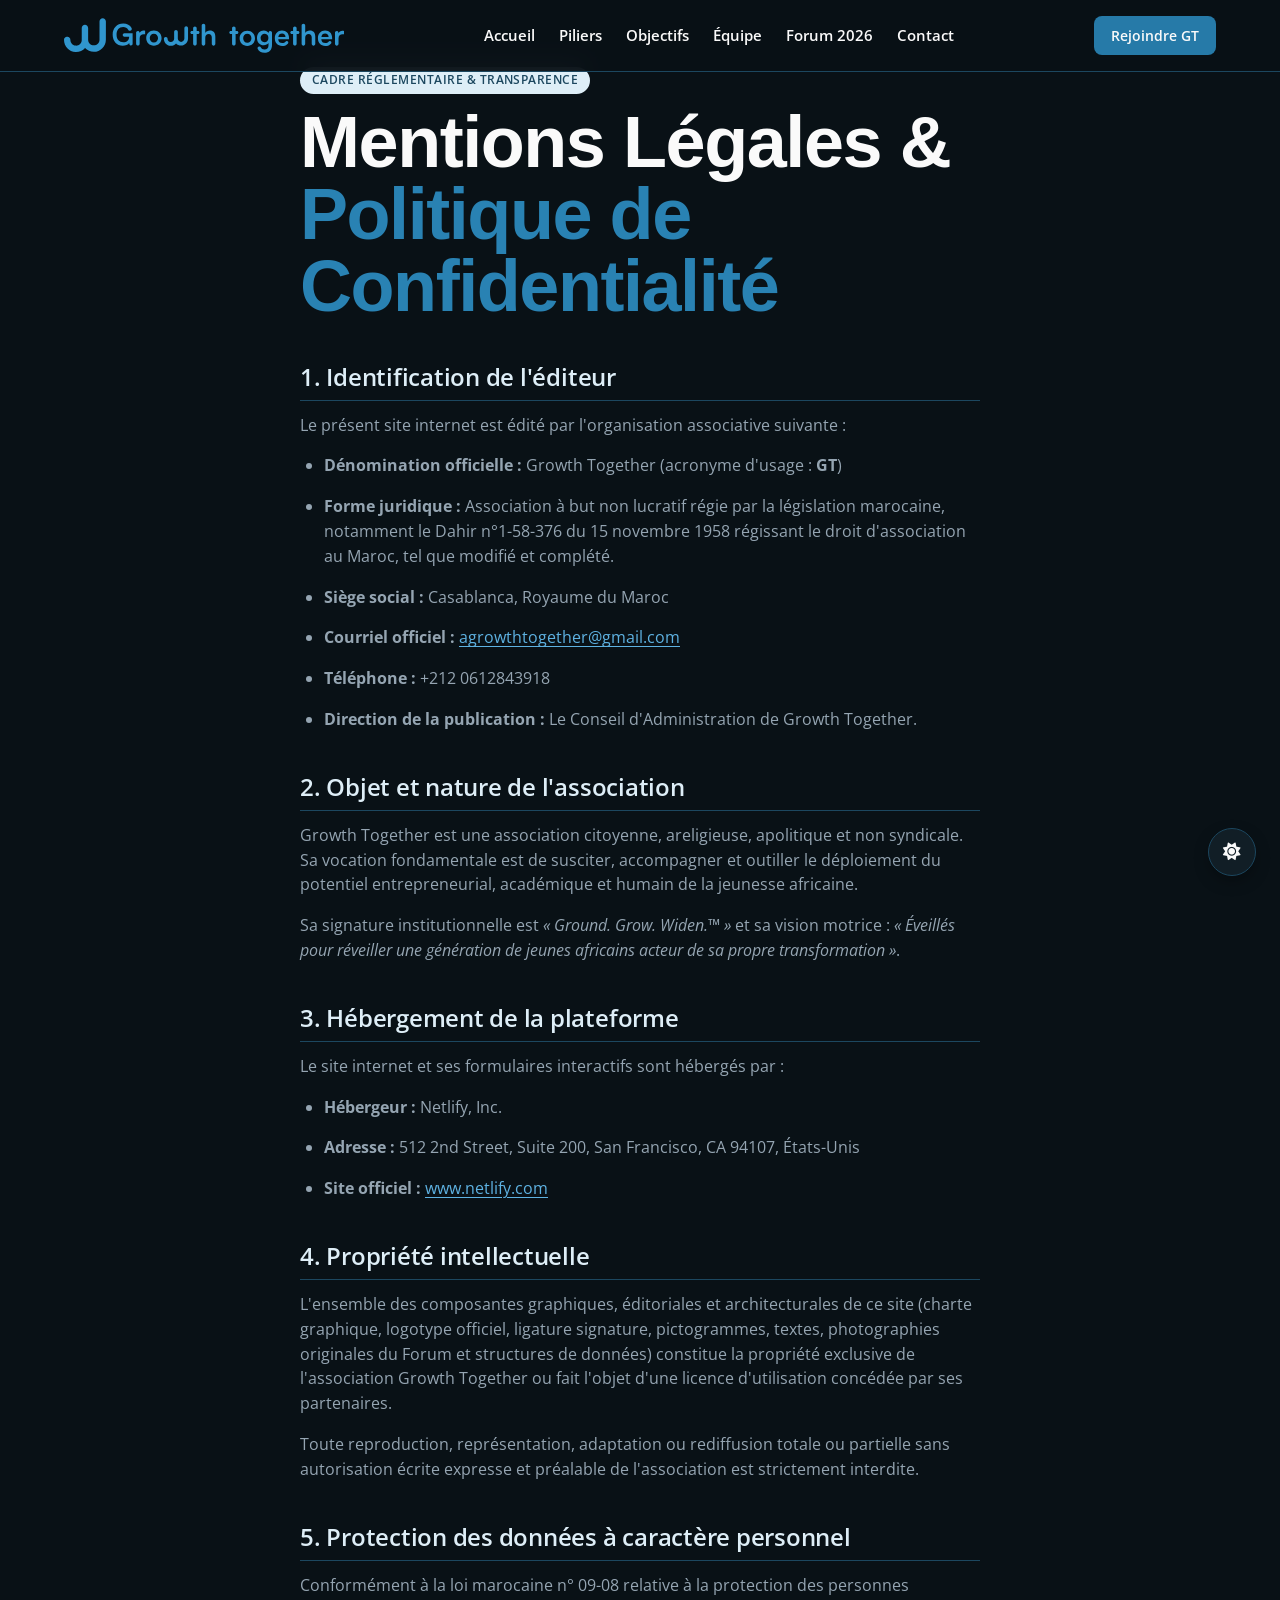
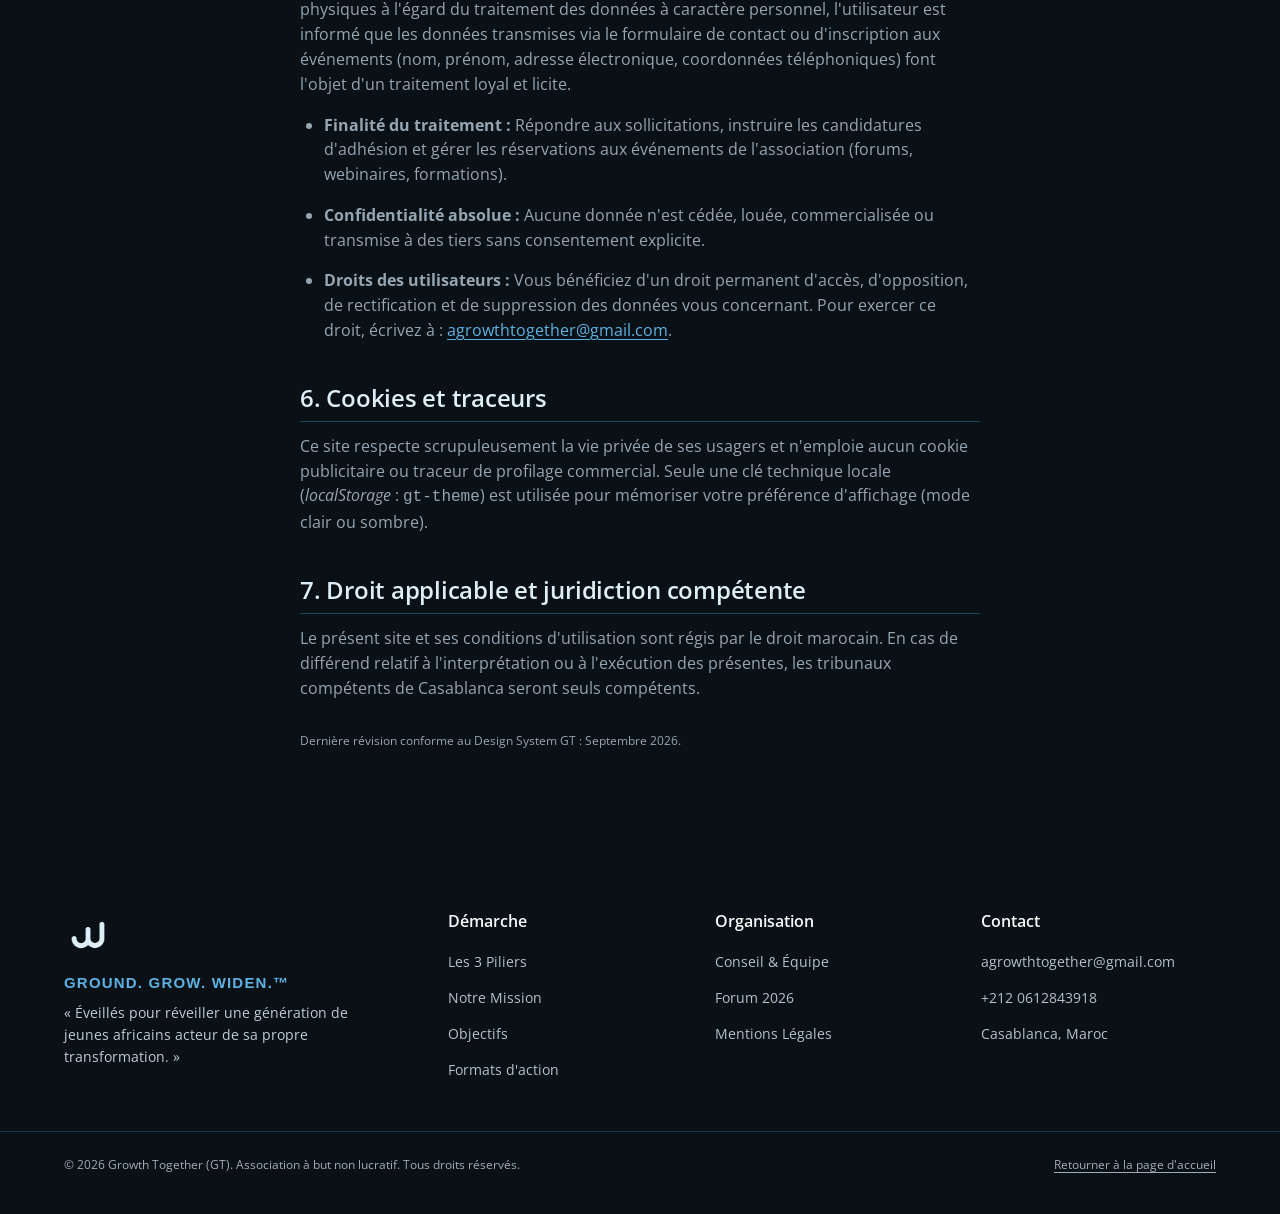
<file: pages/mentions-legales.html>
<!DOCTYPE html>
<html lang="fr" data-theme="dark">
<head>
  <meta charset="UTF-8">
  <script>(function(){var d=document.documentElement;d.classList.add('js');var t='dark';try{var s=localStorage.getItem('gt-theme');if(s==='light'||s==='dark')t=s;}catch(e){}d.setAttribute('data-theme',t);})();</script>
  <meta name="color-scheme" content="dark light">
  <meta name="viewport" content="width=device-width, initial-scale=1.0">
  <title>Mentions Légales & Confidentialité | Growth Together</title>
  <meta name="description" content="Mentions légales, gouvernance associative marocaine et politique de confidentialité de l'association Growth Together (GT).">
  <!-- Aperçu des liens partagés (WhatsApp, LinkedIn, Facebook…).
       Une fois le domaine connu, remplacer og:image par une URL absolue (https://…/assets/og-image.jpg). -->
  <meta property="og:type" content="website">
  <meta property="og:site_name" content="Growth Together">
  <meta property="og:locale" content="fr_FR">
  <meta property="og:title" content="Mentions Légales & Confidentialité | Growth Together">
  <meta property="og:description" content="Mentions légales, gouvernance associative marocaine et politique de confidentialité de l'association Growth Together (GT).">
  <meta property="og:image" content="../assets/og-image.jpg">
  <meta property="og:image:width" content="1200">
  <meta property="og:image:height" content="630">
  <meta name="twitter:card" content="summary_large_image">
  
  <!-- Favicon -->
  <link rel="icon" type="image/png" sizes="32x32" href="../assets/favicon-32.png">
  <link rel="apple-touch-icon" href="../assets/apple-touch-icon.png">

  <!-- Polices Officielles du Design System : Satoshi & Open Sans -->
  <link rel="preconnect" href="https://api.fontshare.com">
  <link rel="preconnect" href="https://fonts.googleapis.com">
  <link rel="preconnect" href="https://fonts.gstatic.com" crossorigin>
  <link rel="stylesheet" href="https://api.fontshare.com/v2/css?f[]=satoshi@500,700&display=swap">
  <link rel="stylesheet" href="https://fonts.googleapis.com/css2?family=Open+Sans:ital,wght@0,400;0,500;0,600;0,700;1,400;1,600&display=swap">

  <!-- Icônes Font Awesome -->
  <link rel="stylesheet" href="https://cdnjs.cloudflare.com/ajax/libs/font-awesome/6.4.0/css/all.min.css">

  <!-- Stylesheets -->
  <link rel="stylesheet" href="../css/tokens.css">
  <link rel="stylesheet" href="../css/style.css">

  <style>
    .legal-container {
      padding: var(--gt-space-16) 0 var(--gt-space-20) 0;
    }
    .legal-content {
      max-width: 68ch; /* Règle d'or de confort de lecture */
      margin: 0 auto;
    }
    .legal-content h1 {
      margin-bottom: var(--gt-space-6);
    }
    .legal-content h2 {
      margin-top: var(--gt-space-10);
      margin-bottom: var(--gt-space-3);
      font-size: var(--gt-text-2xl);
      color: var(--gt-color-bleu-ardoise);
      border-bottom: 1px solid var(--gt-border-subtle);
      padding-bottom: var(--gt-space-2);
    }
    [data-theme="dark"] .legal-content h2 {
      color: var(--gt-color-bleu-brume);
    }
    .legal-content p, .legal-content li {
      color: var(--gt-text-muted);
      line-height: var(--gt-leading-normal);
      margin-bottom: var(--gt-space-4);
      font-size: var(--gt-text-base);
    }
    .legal-content ul {
      list-style: disc;
      padding-left: var(--gt-space-6);
      margin-bottom: var(--gt-space-6);
    }
    .legal-content a {
      color: var(--gt-interactive-primary);
      text-decoration: underline;
      text-underline-offset: 3px;
    }
  </style>

  <!-- Prévention du FOUC de thème -->
  <script>
    const savedTheme = localStorage.getItem('gt-theme');
    if (savedTheme === 'dark' || savedTheme === 'light') {
      document.documentElement.setAttribute('data-theme', savedTheme);
    }
  </script>
</head>

<body>
  <!-- Lien d'évitement accessibilité -->
  <a href="#main-content" class="sr-only-focusable">Aller au contenu principal</a>

  <!-- Barre de Navigation Supérieure -->
  <header>
    <nav class="navbar" id="navbar" aria-label="Navigation principale">
      <div class="container nav-container">
        <a href="../index.html" class="nav-brand" aria-label="Accueil Growth Together">
          <img src="../assets/Fichier 239gt logo.svg" alt="Growth Together" class="nav-logo-svg" height="38">
        </a>

        <div class="nav-menu" id="nav-menu">
          <a href="../index.html" class="nav-link">Accueil</a>
          <a href="../index.html#piliers" class="nav-link">Piliers</a>
          <a href="../index.html#objectifs" class="nav-link">Objectifs</a>
          <a href="membres-ag.html" class="nav-link">Équipe</a>
          <a href="../forum/index.html" class="nav-link">Forum 2026</a>
          <a href="../index.html#contact" class="nav-link">Contact</a>
          <a href="../index.html#contact" class="btn btn-primary nav-menu-cta">Rejoindre GT</a>
        </div>

        <div class="nav-actions">
          <a href="../index.html#contact" class="btn btn-primary btn-sm">Rejoindre GT</a>
          <button class="hamburger" id="hamburger" type="button" aria-label="Ouvrir le menu de navigation" aria-expanded="false" aria-controls="nav-menu">
            <i class="fas fa-bars" aria-hidden="true"></i>
          </button>
        </div>
      </div>
    </nav>
  </header>

  <!-- Contenu Principal -->
  <main id="main-content" class="legal-container">
    <div class="container">
      <article class="legal-content">
        <span class="badge badge-pillar" style="margin-bottom: var(--gt-space-3);">Cadre Réglementaire & Transparence</span>
        <h1 class="display-title">Mentions Légales & <span class="text-elan">Politique de Confidentialité</span></h1>

        <h2>1. Identification de l'éditeur</h2>
        <p>Le présent site internet est édité par l'organisation associative suivante :</p>
        <ul>
          <li><strong>Dénomination officielle :</strong> Growth Together (acronyme d'usage : <strong>GT</strong>)</li>
          <li><strong>Forme juridique :</strong> Association à but non lucratif régie par la législation marocaine, notamment le Dahir n°1-58-376 du 15 novembre 1958 régissant le droit d'association au Maroc, tel que modifié et complété.</li>
          <li><strong>Siège social :</strong> Casablanca, Royaume du Maroc</li>
          <li><strong>Courriel officiel :</strong> <a href="mailto:agrowthtogether@gmail.com">agrowthtogether@gmail.com</a></li>
          <li><strong>Téléphone :</strong> +212 0612843918</li>
          <li><strong>Direction de la publication :</strong> Le Conseil d'Administration de Growth Together.</li>
        </ul>

        <h2>2. Objet et nature de l'association</h2>
        <p>
          Growth Together est une association citoyenne, areligieuse, apolitique et non syndicale. Sa vocation fondamentale est de susciter, accompagner et outiller le déploiement du potentiel entrepreneurial, académique et humain de la jeunesse africaine.
        </p>
        <p>
          Sa signature institutionnelle est <em>« Ground. Grow. Widen.™ »</em> et sa vision motrice : <em>« Éveillés pour réveiller une génération de jeunes africains acteur de sa propre transformation »</em>.
        </p>

        <h2>3. Hébergement de la plateforme</h2>
        <p>Le site internet et ses formulaires interactifs sont hébergés par :</p>
        <ul>
          <li><strong>Hébergeur :</strong> Netlify, Inc.</li>
          <li><strong>Adresse :</strong> 512 2nd Street, Suite 200, San Francisco, CA 94107, États-Unis</li>
          <li><strong>Site officiel :</strong> <a href="https://www.netlify.com" target="_blank" rel="noopener noreferrer">www.netlify.com</a></li>
        </ul>

        <h2>4. Propriété intellectuelle</h2>
        <p>
          L'ensemble des composantes graphiques, éditoriales et architecturales de ce site (charte graphique, logotype officiel, ligature signature, pictogrammes, textes, photographies originales du Forum et structures de données) constitue la propriété exclusive de l'association Growth Together ou fait l'objet d'une licence d'utilisation concédée par ses partenaires.
        </p>
        <p>
          Toute reproduction, représentation, adaptation ou rediffusion totale ou partielle sans autorisation écrite expresse et préalable de l'association est strictement interdite.
        </p>

        <h2>5. Protection des données à caractère personnel</h2>
        <p>
          Conformément à la loi marocaine n° 09-08 relative à la protection des personnes physiques à l'égard du traitement des données à caractère personnel, l'utilisateur est informé que les données transmises via le formulaire de contact ou d'inscription aux événements (nom, prénom, adresse électronique, coordonnées téléphoniques) font l'objet d'un traitement loyal et licite.
        </p>
        <ul>
          <li><strong>Finalité du traitement :</strong> Répondre aux sollicitations, instruire les candidatures d'adhésion et gérer les réservations aux événements de l'association (forums, webinaires, formations).</li>
          <li><strong>Confidentialité absolue :</strong> Aucune donnée n'est cédée, louée, commercialisée ou transmise à des tiers sans consentement explicite.</li>
          <li><strong>Droits des utilisateurs :</strong> Vous bénéficiez d'un droit permanent d'accès, d'opposition, de rectification et de suppression des données vous concernant. Pour exercer ce droit, écrivez à : <a href="mailto:agrowthtogether@gmail.com">agrowthtogether@gmail.com</a>.</li>
        </ul>

        <h2>6. Cookies et traceurs</h2>
        <p>
          Ce site respecte scrupuleusement la vie privée de ses usagers et n'emploie aucun cookie publicitaire ou traceur de profilage commercial. Seule une clé technique locale (<em>localStorage</em> : <code>gt-theme</code>) est utilisée pour mémoriser votre préférence d'affichage (mode clair ou sombre).
        </p>

        <h2>7. Droit applicable et juridiction compétente</h2>
        <p>
          Le présent site et ses conditions d'utilisation sont régis par le droit marocain. En cas de différend relatif à l'interprétation ou à l'exécution des présentes, les tribunaux compétents de Casablanca seront seuls compétents.
        </p>

        <p style="margin-top: var(--gt-space-8); font-size: var(--gt-text-xs); color: var(--gt-text-muted);">
          Dernière révision conforme au Design System GT : Septembre 2026.
        </p>
      </article>
    </div>
  </main>

  <!-- Footer Institutionnel Nuit Profonde (#091116) -->
  <footer class="footer">
    <div class="container footer-grid">
      <!-- 1. Marque -->
      <div class="footer-brand">
        <img src="../assets/logo.png" alt="Growth Together" class="footer-logo" width="48" height="42">
        <div class="footer-baseline">Ground. Grow. Widen.™</div>
        <p class="footer-quote">
          « Éveillés pour réveiller une génération de jeunes africains acteur de sa propre transformation. »
        </p>
      </div>

      <!-- 2. Démarche -->
      <div class="footer-column">
        <h3>Démarche</h3>
        <ul class="footer-links">
          <li><a href="../index.html#piliers" class="footer-link">Les 3 Piliers</a></li>
          <li><a href="../index.html#mission" class="footer-link">Notre Mission</a></li>
          <li><a href="../index.html#objectifs" class="footer-link">Objectifs</a></li>
          <li><a href="../index.html#actions" class="footer-link">Formats d'action</a></li>
        </ul>
      </div>

      <!-- 3. Organisation -->
      <div class="footer-column">
        <h3>Organisation</h3>
        <ul class="footer-links">
          <li><a href="membres-ag.html" class="footer-link">Conseil & Équipe</a></li>
          <li><a href="../forum/index.html" class="footer-link">Forum 2026</a></li>
          <li><a href="mentions-legales.html" class="footer-link">Mentions Légales</a></li>
        </ul>
      </div>

      <!-- 4. Contact -->
      <div class="footer-column">
        <h3>Contact</h3>
        <ul class="footer-links">
          <li><a href="mailto:agrowthtogether@gmail.com" class="footer-link">agrowthtogether@gmail.com</a></li>
          <li><a href="tel:+2120612843918" class="footer-link">+212 0612843918</a></li>
          <li><span class="footer-link">Casablanca, Maroc</span></li>
        </ul>
      </div>
    </div>

    <!-- Mention légale basse -->
    <div class="footer-bottom">
      <div class="container footer-bottom-content">
        <p>&copy; 2026 Growth Together (GT). Association à but non lucratif. Tous droits réservés.</p>
        <p><a href="../index.html">Retourner à la page d'accueil</a></p>
      </div>
    </div>
  </footer>

  <!-- Commutateur de Thème Accessible -->
  <button class="theme-toggle-btn" id="theme-toggle" type="button" aria-label="Basculer le mode d'affichage" title="Changer de thème">
    <i class="fas fa-moon icon-moon" aria-hidden="true"></i>
    <i class="fas fa-sun icon-sun" aria-hidden="true"></i>
  </button>

  <!-- Scripts -->
  <script src="../js/main.js"></script>
</body>
</html>
</file>
<file: css/tokens.css>
/**
 * GROWTH TOGETHER (GT) — DESIGN TOKENS
 * Source d'autorité principale : DESIGN_SYSTEM.md (Charte graphique GT 1)
 * Version : 1.0.0
 */

:root {
  /* ==========================================================================
     1. COULEURS DE LA CHARTE (VALEURS ABSOLUES) [EXPLICITE]
     Règle absolue : JAMAIS de noir absolu.
     ========================================================================== */
  --gt-color-nuit-profonde: #091116; /* RGB(9, 17, 22) - Structure & texte */
  --gt-color-bleu-elan:     #2982B3; /* RGB(41, 130, 179) - Action principale */
  --gt-color-bleu-ardoise:  #1C475F; /* RGB(28, 71, 95) - Structure & dark secondary */
  --gt-color-bleu-brume:    #DEEEF7; /* RGB(222, 238, 247) - Teinte douce & surfaces */
  --gt-color-blanc-neutre:  #FAFAFA; /* RGB(250, 250, 250) - Fond clair & texte inverse */
  
  --gt-color-orange-elan:   #EC4700; /* RGB(236, 71, 0) - Accent conversion & énergie */
  --gt-color-gris-neutre:   #E5E7E6; /* RGB(229, 231, 230) - Bordures & séparateurs */

  /* ==========================================================================
     2. TOKENS SÉMANTIQUES (THÈME CLAIR PAR DÉFAUT) [DÉDUITE]
     ========================================================================== */
  --gt-bg-page:         var(--gt-color-blanc-neutre);
  --gt-bg-surface:      #FFFFFF;
  --gt-bg-subtle:       var(--gt-color-bleu-brume);
  --gt-bg-muted:        var(--gt-color-gris-neutre);
  --gt-bg-inverse:      var(--gt-color-nuit-profonde);
  --gt-bg-header:       rgba(250, 250, 250, 0.92);

  --gt-text-primary:    var(--gt-color-nuit-profonde);
  --gt-text-secondary:  var(--gt-color-bleu-ardoise);
  --gt-text-muted:      #566573;
  --gt-text-inverse:    var(--gt-color-blanc-neutre);

  --gt-interactive-primary:        var(--gt-color-bleu-elan);
  --gt-interactive-primary-hover:  var(--gt-color-bleu-ardoise);
  --gt-interactive-primary-active: #153648;
  --gt-interactive-accent:         var(--gt-color-orange-elan);
  --gt-interactive-accent-hover:   #C93D00;
  --gt-interactive-accent-active:  #A63200;

  --gt-border-subtle:   var(--gt-color-gris-neutre);
  --gt-border-medium:   #CAD1D5;
  --gt-border-strong:   var(--gt-color-bleu-ardoise);
  --gt-border-focus:    var(--gt-color-bleu-elan);

  /* Statuts fonctionnels */
  --gt-status-success:  #1E824C;
  --gt-status-warning:  #EC4700;
  --gt-status-error:    #D92525;
  --gt-status-info:     #2982B3;

  /* ==========================================================================
     3. TYPOGRAPHIE & ÉCHELLE DE TEXTE [EXPLICITE] & [DÉDUITE]
     ========================================================================== */
  --gt-font-display: 'Satoshi', -apple-system, BlinkMacSystemFont, 'Segoe UI', Roboto, sans-serif;
  --gt-font-body:    'Open Sans', -apple-system, BlinkMacSystemFont, 'Segoe UI', Roboto, sans-serif;

  /* Graisses */
  --gt-font-weight-regular:  400;
  --gt-font-weight-medium:   500;
  --gt-font-weight-semibold: 600;
  --gt-font-weight-bold:     700;

  /* Tailles typographiques proportionnelles */
  --gt-text-xs:   0.75rem;    /* 12px - micro / overline */
  --gt-text-sm:   0.875rem;   /* 14px - légende / caption */
  --gt-text-base: 1rem;       /* 16px - corps compact / formulaires */
  --gt-text-lg:   1.125rem;   /* 18px - corps standard charte (leading 28px) */
  --gt-text-xl:   1.25rem;    /* 20px - sous-titres / sections H3 */
  --gt-text-2xl:  1.5rem;     /* 24px - cartes majeures */
  --gt-text-3xl:  2.25rem;    /* 36px - sous-titres H2 (exactement 50% de H1) */
  --gt-text-4xl:  3rem;       /* 48px - titres H1 standards */
  --gt-text-5xl:  4.5rem;     /* 72px - grand titre H1 / Display H0 desktop */

  /* Interlignages (Line-Heights) */
  --gt-leading-none:    1;
  --gt-leading-tight:   1.15;
  --gt-leading-snug:    1.25;
  --gt-leading-normal:  1.55; /* ~28px pour un texte à 18px */
  --gt-leading-relaxed: 1.7;

  /* ==========================================================================
     4. ÉCHELLE SPATIALE & LAYOUT (GRILLE 8PT) [PROPOSÉE POUR LE WEB]
     ========================================================================== */
  --gt-space-1:  0.25rem;  /* 4px */
  --gt-space-2:  0.5rem;   /* 8px */
  --gt-space-3:  0.75rem;  /* 12px */
  --gt-space-4:  1rem;     /* 16px */
  --gt-space-6:  1.5rem;   /* 24px */
  --gt-space-8:  2rem;     /* 32px */
  --gt-space-10: 2.5rem;   /* 40px */
  --gt-space-12: 3rem;     /* 48px */
  --gt-space-16: 4rem;     /* 64px */
  --gt-space-20: 5rem;     /* 80px */
  --gt-space-24: 6rem;     /* 96px */
  --gt-space-32: 8rem;     /* 128px */

  --gt-container-narrow:  768px;
  --gt-container-default: 1200px;
  --gt-container-wide:    1360px;

  /* ==========================================================================
     5. RAYONS DE COURBURE & SURFACES [DÉDUITE] & [PROPOSÉE POUR LE WEB]
     ========================================================================== */
  --gt-radius-none: 0px;
  --gt-radius-sm:   4px;
  --gt-radius-md:   8px;
  --gt-radius-lg:   12px;
  --gt-radius-xl:   16px;
  --gt-radius-full: 9999px;

  /* Ombres & Élévation (Discrètes, zéro ombre lourde / Zéro gradient) [EXPLICITE] */
  --gt-shadow-none:   none;
  --gt-shadow-card:   0 1px 3px rgba(9, 17, 22, 0.04);
  --gt-shadow-hover:  0 6px 16px -2px rgba(9, 17, 22, 0.08);
  --gt-shadow-modal:  0 16px 36px -4px rgba(9, 17, 22, 0.16);
  --gt-card-border:   1px solid var(--gt-border-subtle);

  /* ==========================================================================
     6. MOTION & TRANSITIONS [PROPOSÉE POUR LE WEB]
     ========================================================================== */
  --gt-ease-standard: cubic-bezier(0.4, 0, 0.2, 1);
  --gt-duration-fast:   150ms;
  --gt-duration-normal: 250ms;
  --gt-duration-slow:   400ms;
  --gt-transition:      all var(--gt-duration-normal) var(--gt-ease-standard);

  /* Hauteurs d'en-tête */
  --gt-header-height: 72px;
  --gt-header-height-mobile: 60px;
}

/* ==========================================================================
   SUPPORT DARK MODE DÉDIÉ [DÉDUITE]
   ========================================================================== */
[data-theme="dark"], body.dark-mode {
  --gt-bg-page:         var(--gt-color-nuit-profonde);
  --gt-bg-surface:      #111E26;
  --gt-bg-subtle:       var(--gt-color-bleu-ardoise);
  --gt-bg-muted:        #1A2832;
  --gt-bg-inverse:      var(--gt-color-blanc-neutre);
  --gt-bg-header:       rgba(9, 17, 22, 0.92);

  --gt-text-primary:    var(--gt-color-blanc-neutre);
  --gt-text-secondary:  var(--gt-color-bleu-brume);
  --gt-text-muted:      #95A5B2;
  --gt-text-inverse:    var(--gt-color-nuit-profonde);

  --gt-interactive-primary:        var(--gt-color-bleu-elan);
  --gt-interactive-primary-hover:  #3FA0D6;
  --gt-interactive-primary-active: #5EB2E2;
  --gt-interactive-accent:         var(--gt-color-orange-elan);
  --gt-interactive-accent-hover:   #FF5A14;
  --gt-interactive-accent-active:  #FF773D;

  --gt-border-subtle:   #1C475F;
  --gt-border-medium:   #275C7A;
  --gt-border-strong:   var(--gt-color-bleu-brume);
  --gt-border-focus:    #3FA0D6;

  --gt-shadow-card:     0 1px 3px rgba(0, 0, 0, 0.2);
  --gt-shadow-hover:    0 6px 16px -2px rgba(0, 0, 0, 0.35);
  --gt-card-border:     1px solid #1C475F;
}
</file>
<file: css/style.css>
/**
 * GROWTH TOGETHER (GT) — MAIN STYLESHEET
 * Basé sur DESIGN_SYSTEM.md
 */

@import url('tokens.css');
@import url('https://api.fontshare.com/v2/css?f[]=satoshi@500,700&display=swap');
@import url('https://fonts.googleapis.com/css2?family=Open+Sans:ital,wght@0,400;0,500;0,600;0,700;1,400;1,600&display=swap');

/* ==========================================================================
   RESET & FONDATIONS
   ========================================================================== */
*, *::before, *::after {
  margin: 0;
  padding: 0;
  box-sizing: border-box;
}

html {
  scroll-behavior: smooth;
  font-size: 16px;
  -webkit-text-size-adjust: 100%;
}

body {
  font-family: var(--gt-font-body);
  font-size: var(--gt-text-lg); /* 18px standard charte */
  line-height: var(--gt-leading-normal); /* ~28px */
  color: var(--gt-text-primary);
  background-color: var(--gt-bg-page);
  min-height: 100vh;
  display: flex;
  flex-direction: column;
  overflow-x: hidden;
  position: relative;
  transition: background-color var(--gt-duration-normal) var(--gt-ease-standard),
              color var(--gt-duration-normal) var(--gt-ease-standard);
}

img, picture, video, canvas, svg {
  display: block;
  max-width: 100%;
  height: auto;
}

a {
  color: inherit;
  text-decoration: none;
  transition: color var(--gt-duration-fast) var(--gt-ease-standard);
}

ul, ol {
  list-style: none;
}

button, input, textarea, select {
  font: inherit;
  color: inherit;
  background: none;
  border: none;
}

/* Accessibilité Clavier (WCAG 2.1 AA) */
:focus-visible {
  outline: 2px solid var(--gt-border-focus);
  outline-offset: 2px;
}

.sr-only {
  position: absolute;
  width: 1px;
  height: 1px;
  padding: 0;
  margin: -1px;
  overflow: hidden;
  clip: rect(0, 0, 0, 0);
  white-space: nowrap;
  border: 0;
}

.sr-only-focusable:focus {
  position: fixed;
  top: 1rem;
  left: 1rem;
  z-index: 9999;
  width: auto;
  height: auto;
  padding: var(--gt-space-3) var(--gt-space-4);
  background-color: var(--gt-color-bleu-elan);
  color: var(--gt-color-blanc-neutre);
  font-weight: var(--gt-font-weight-semibold);
  border-radius: var(--gt-radius-md);
  clip: auto;
  white-space: normal;
  box-shadow: var(--gt-shadow-hover);
}

/* Réduction de Mouvement */
@media (prefers-reduced-motion: reduce) {
  *, *::before, *::after {
    animation-duration: 0.01ms !important;
    animation-iteration-count: 1 !important;
    transition-duration: 0.01ms !important;
    scroll-behavior: auto !important;
  }
}

/* ==========================================================================
   CONTENEURS & GRILLES
   ========================================================================== */
.container {
  width: 100%;
  max-width: var(--gt-container-default);
  margin-left: auto;
  margin-right: auto;
  padding-left: var(--gt-space-6);
  padding-right: var(--gt-space-6);
}

.container-narrow {
  max-width: var(--gt-container-narrow);
}

.container-wide {
  max-width: var(--gt-container-wide);
}

@media (max-width: 640px) {
  .container {
    padding-left: var(--gt-space-4);
    padding-right: var(--gt-space-4);
  }
}

/* ==========================================================================
   TYPOGRAPHIE ÉDITORIALE & HIÉRARCHIE
   ========================================================================== */
h1, h2, h3, h4, .font-display {
  font-family: var(--gt-font-display);
  color: var(--gt-text-primary);
  line-height: var(--gt-leading-tight);
}

/* H0 / Display Hero */
.display-title {
  font-family: var(--gt-font-display);
  font-size: var(--gt-text-5xl);
  font-weight: var(--gt-font-weight-bold);
  letter-spacing: -0.02em;
  line-height: var(--gt-leading-none);
}

/* Titre H1 */
h1, .h1-title {
  font-size: var(--gt-text-4xl);
  font-weight: var(--gt-font-weight-bold);
  letter-spacing: -0.015em;
  margin-bottom: var(--gt-space-4);
}

/* Sous-titre H2 : exactement la moitié du H1 (~36px) */
h2, .section-title {
  font-family: var(--gt-font-body);
  font-size: var(--gt-text-3xl);
  font-weight: var(--gt-font-weight-semibold);
  letter-spacing: -0.01em;
  line-height: var(--gt-leading-snug);
  margin-bottom: var(--gt-space-3);
}

/* Titre de bloc H3 */
h3, .card-title {
  font-family: var(--gt-font-body);
  font-size: var(--gt-text-xl);
  font-weight: var(--gt-font-weight-bold);
  line-height: var(--gt-leading-snug);
  margin-bottom: var(--gt-space-2);
}

/* Sous-titre de carte H4 */
h4 {
  font-family: var(--gt-font-body);
  font-size: var(--gt-text-base);
  font-weight: var(--gt-font-weight-semibold);
  line-height: var(--gt-leading-snug);
  margin-bottom: var(--gt-space-1);
}

p {
  margin-bottom: var(--gt-space-4);
}

.lead-text {
  font-size: 1.25rem;
  line-height: 1.6;
  color: var(--gt-text-secondary);
  max-width: 65ch;
}

.text-constrained {
  max-width: 68ch; /* Limite ergonomique de lecture */
}

/* Couleurs de texte conformes à la charte */
.text-elan {
  color: var(--gt-color-bleu-elan);
}

.text-ardoise {
  color: var(--gt-color-bleu-ardoise);
}

.text-orange {
  color: var(--gt-color-orange-elan);
}

.text-muted {
  color: var(--gt-text-muted);
}

.text-center {
  text-align: center;
}

/* ==========================================================================
   COMPOSANTS UI : BOUTONS
   ========================================================================== */
.btn {
  display: inline-flex;
  align-items: center;
  justify-content: center;
  gap: var(--gt-space-2);
  padding: 12px 24px;
  border-radius: var(--gt-radius-md);
  font-family: var(--gt-font-body);
  font-size: var(--gt-text-base);
  font-weight: var(--gt-font-weight-semibold);
  text-decoration: none;
  cursor: pointer;
  transition: background-color var(--gt-duration-fast) var(--gt-ease-standard),
              border-color var(--gt-duration-fast) var(--gt-ease-standard),
              color var(--gt-duration-fast) var(--gt-ease-standard),
              transform var(--gt-duration-fast) var(--gt-ease-standard);
  min-height: 44px; /* Ergonomie tactile */
  white-space: nowrap;
}

.btn:active {
  transform: scale(0.98);
}

/* Bouton Primaire (Bleu Élan) */
.btn-primary {
  background-color: var(--gt-interactive-primary);
  color: var(--gt-color-blanc-neutre);
  border: 1.5px solid transparent;
}

.btn-primary:hover {
  background-color: var(--gt-interactive-primary-hover);
  color: var(--gt-color-blanc-neutre);
}

/* Bouton Accent (Orange Élan - Action Décisive) */
.btn-accent {
  background-color: var(--gt-interactive-accent);
  color: var(--gt-color-blanc-neutre);
  border: 1.5px solid transparent;
}

.btn-accent:hover {
  background-color: var(--gt-interactive-accent-hover);
  color: var(--gt-color-blanc-neutre);
}

/* Bouton Secondaire (Contour Bleu Ardoise) */
.btn-secondary {
  background-color: transparent;
  color: var(--gt-text-secondary);
  border: 1.5px solid var(--gt-border-strong);
}

.btn-secondary:hover {
  background-color: rgba(41, 130, 179, 0.08);
  border-color: var(--gt-interactive-primary);
  color: var(--gt-interactive-primary);
}

/* Bouton Ghost */
.btn-ghost {
  background-color: transparent;
  color: var(--gt-interactive-primary);
  border: 1.5px solid transparent;
}

.btn-ghost:hover {
  background-color: rgba(41, 130, 179, 0.08);
  color: var(--gt-text-secondary);
}

.btn-lg {
  padding: 14px 28px;
  font-size: var(--gt-text-lg);
}

.btn-sm {
  padding: 8px 16px;
  font-size: var(--gt-text-sm);
  min-height: 36px;
}

/* ==========================================================================
   COMPOSANTS UI : BADGES & TAGS
   ========================================================================== */
.badge {
  display: inline-flex;
  align-items: center;
  gap: var(--gt-space-1);
  padding: 4px 12px;
  border-radius: var(--gt-radius-full);
  font-size: var(--gt-text-xs);
  font-weight: var(--gt-font-weight-semibold);
  letter-spacing: 0.04em;
  text-transform: uppercase;
  width: fit-content;
}

.badge-pillar {
  background-color: var(--gt-color-bleu-brume);
  color: var(--gt-color-bleu-ardoise);
}

.badge-accent {
  background-color: rgba(236, 71, 0, 0.1);
  color: var(--gt-color-orange-elan);
}

.badge-neutral {
  background-color: var(--gt-bg-muted);
  color: var(--gt-text-primary);
}

/* ==========================================================================
   COMPOSANTS UI : CARTES PLATES STRUCTURÉES
   ========================================================================== */
.gt-card {
  background-color: var(--gt-bg-surface);
  border: var(--gt-card-border);
  border-radius: var(--gt-radius-lg);
  padding: var(--gt-space-6);
  box-shadow: var(--gt-shadow-card);
  transition: var(--gt-transition);
  display: flex;
  flex-direction: column;
  position: relative;
}

.gt-card:hover {
  transform: translateY(-2px);
  border-color: var(--gt-interactive-primary);
  box-shadow: var(--gt-shadow-hover);
}

/* ==========================================================================
   BARRE DE NAVIGATION SUPÉRIEURE (HEADER)
   ========================================================================== */
.navbar {
  position: fixed;
  top: 0;
  left: 0;
  right: 0;
  height: var(--gt-header-height);
  background-color: var(--gt-bg-header);
  backdrop-filter: blur(12px);
  -webkit-backdrop-filter: blur(12px);
  border-bottom: 1px solid var(--gt-border-subtle);
  z-index: 1000;
  transition: var(--gt-transition);
}

.navbar.scrolled {
  box-shadow: var(--gt-shadow-card);
}

.nav-container {
  display: flex;
  align-items: center;
  justify-content: space-between;
  height: 100%;
}

.nav-brand {
  display: flex;
  align-items: center;
  gap: var(--gt-space-3);
  text-decoration: none;
}

.nav-logo {
  height: 40px;
  width: 40px;
  border-radius: var(--gt-radius-md);
  object-fit: cover;
}

.nav-logo-svg {
  height: 38px;
  width: auto;
  max-width: 280px;
  object-fit: contain;
  display: block;
  transition: transform var(--gt-duration-fast) var(--gt-ease-standard);
}

.nav-logo-svg:hover {
  transform: scale(1.02);
}

/* Bouton d'appel à l'action placé dans le menu déroulant (mobile uniquement) */
.nav-menu-cta {
  display: none;
}

@media (max-width: 768px) {
  .nav-logo-svg {
    height: 32px;
    max-width: 220px;
  }

  /* L'en-tête ne garde que le logo et le menu ; le bouton passe dans le menu */
  .nav-actions .btn {
    display: none;
  }

  .nav-menu .nav-menu-cta {
    display: inline-flex;
    margin-top: var(--gt-space-2);
  }
}

@media (max-width: 480px) {
  .nav-logo-svg {
    height: 28px;
    max-width: 190px;
  }
}

[data-theme="dark"] .nav-logo-svg {
  filter: brightness(1.15);
}

.nav-brand-text {
  font-family: var(--gt-font-display);
  font-size: 1.15rem;
  font-weight: var(--gt-font-weight-bold);
  color: var(--gt-text-primary);
  letter-spacing: -0.01em;
}

.nav-menu {
  display: flex;
  align-items: center;
  gap: var(--gt-space-6);
}

.nav-link {
  font-size: 0.9375rem;
  font-weight: var(--gt-font-weight-semibold);
  color: var(--gt-text-primary);
  padding: var(--gt-space-2) 0;
  position: relative;
  transition: color var(--gt-duration-fast) var(--gt-ease-standard);
}

.nav-link::after {
  content: '';
  position: absolute;
  bottom: 0;
  left: 0;
  width: 0%;
  height: 2px;
  background-color: var(--gt-interactive-primary);
  transition: width var(--gt-duration-normal) var(--gt-ease-standard);
}

.nav-link:hover, .nav-link.active {
  color: var(--gt-interactive-primary);
}

.nav-link:hover::after, .nav-link.active::after {
  width: 100%;
}

.nav-actions {
  display: flex;
  align-items: center;
  gap: var(--gt-space-4);
}

/* Bouton Hamburger Mobile */
.hamburger {
  display: none;
  align-items: center;
  justify-content: center;
  width: 44px;
  height: 44px;
  border-radius: var(--gt-radius-md);
  border: 1px solid var(--gt-border-subtle);
  background-color: var(--gt-bg-surface);
  color: var(--gt-text-primary);
  cursor: pointer;
}

/* ==========================================================================
   SECTIONS DE LA PAGE D'ACCUEIL
   ========================================================================== */
main {
  flex: 1;
  padding-top: var(--gt-header-height);
}

/* 1. Hero Section */
.hero-section {
  position: relative;
  padding-top: var(--gt-space-16);
  padding-bottom: var(--gt-space-20);
  background-color: var(--gt-bg-page);
  overflow: hidden;
}

.hero-grid {
  display: grid;
  grid-template-columns: 1.2fr 0.8fr;
  gap: var(--gt-space-12);
  align-items: center;
}

.hero-content {
  position: relative;
  z-index: 2;
}

.hero-baseline {
  font-family: var(--gt-font-display);
  font-size: 1rem;
  font-weight: var(--gt-font-weight-bold);
  color: var(--gt-interactive-primary);
  letter-spacing: 0.12em;
  text-transform: uppercase;
  margin-bottom: var(--gt-space-3);
  display: block;
}

.hero-title {
  font-family: var(--gt-font-display);
  font-size: clamp(2.5rem, 5vw, 4rem);
  font-weight: var(--gt-font-weight-bold);
  line-height: 1.1;
  letter-spacing: -0.02em;
  margin-bottom: var(--gt-space-4);
}

.hero-description {
  font-size: var(--gt-text-lg);
  line-height: var(--gt-leading-normal);
  color: var(--gt-text-muted);
  max-width: 58ch;
  margin-bottom: var(--gt-space-6);
}

.hero-actions {
  display: flex;
  flex-wrap: wrap;
  gap: var(--gt-space-4);
}

.btn i {
  transition: transform var(--gt-duration-fast) var(--gt-ease-standard);
}

.btn:hover i {
  transform: translateX(4px);
}

/* ==========================================================================
   VITRINE DE MARQUE HÉRO (CENTRE D'IMPACT BASÉ SUR LE LOGO OFFICIEL)
   ========================================================================== */
.hero-brand-showcase {
  position: relative;
  display: flex;
  justify-content: center;
  align-items: center;
}

.hero-brand-card {
  position: relative;
  width: 100%;
  max-width: 440px;
  background-color: var(--gt-color-nuit-profonde);
  border: 1px solid var(--gt-color-bleu-ardoise);
  border-radius: var(--gt-radius-xl);
  padding: var(--gt-space-8);
  box-shadow: 0 20px 48px -12px rgba(9, 17, 22, 0.25);
  animation: floatHeroCard 6s ease-in-out infinite alternate;
  overflow: hidden;
}

@keyframes floatHeroCard {
  0% { transform: translateY(0px); }
  100% { transform: translateY(-8px); }
}

.hero-brand-header {
  display: flex;
  justify-content: space-between;
  align-items: center;
  border-bottom: 1px solid rgba(222, 238, 247, 0.12);
  padding-bottom: var(--gt-space-3);
  margin-bottom: var(--gt-space-6);
}

.hero-brand-tag {
  font-family: var(--gt-font-display);
  font-size: 0.7rem;
  font-weight: 700;
  letter-spacing: 0.14em;
  color: var(--gt-color-bleu-brume);
  text-transform: uppercase;
}

.hero-brand-live {
  display: inline-flex;
  align-items: center;
  gap: 6px;
  font-size: 0.7rem;
  font-weight: 600;
  color: var(--gt-color-orange-elan);
  text-transform: uppercase;
  letter-spacing: 0.05em;
}

.hero-brand-live::before {
  content: '';
  width: 7px;
  height: 7px;
  border-radius: 50%;
  background-color: var(--gt-color-orange-elan);
  box-shadow: 0 0 8px var(--gt-color-orange-elan);
  animation: pulseBeacon 2s infinite;
}

@keyframes pulseBeacon {
  0%, 100% { opacity: 1; transform: scale(1); }
  50% { opacity: 0.4; transform: scale(0.85); }
}

.hero-brand-visual-wrap {
  position: relative;
  display: flex;
  justify-content: center;
  align-items: center;
  padding: var(--gt-space-6) 0;
}

.hero-brand-logo-img {
  width: 190px;
  height: 190px;
  border-radius: var(--gt-radius-lg);
  object-fit: contain;
  filter: drop-shadow(0 12px 24px rgba(41, 130, 179, 0.15));
  transition: transform var(--gt-duration-normal) var(--gt-ease-standard);
}

.hero-brand-card:hover .hero-brand-logo-img {
  transform: scale(1.05);
}

/* Paliers Flottants Connectés (01 Ground / 02 Grow / 03 Widen) */
.hero-tier-chip {
  position: absolute;
  padding: 6px 14px;
  background-color: rgba(17, 30, 38, 0.92);
  border: 1px solid var(--gt-color-bleu-ardoise);
  border-radius: var(--gt-radius-full);
  backdrop-filter: blur(8px);
  display: flex;
  align-items: center;
  gap: 8px;
  font-size: 0.75rem;
  color: var(--gt-color-blanc-neutre);
  white-space: nowrap;
  box-shadow: 0 6px 16px rgba(0, 0, 0, 0.3);
  transition: all var(--gt-duration-fast) var(--gt-ease-standard);
}

.hero-tier-chip:hover {
  border-color: var(--gt-color-bleu-elan);
  transform: scale(1.04);
}

.hero-tier-chip .chip-dot {
  width: 8px;
  height: 8px;
  border-radius: 50%;
  background-color: var(--gt-color-bleu-elan);
}

.hero-tier-chip.tier-1 {
  bottom: 12px;
  left: -8px;
}

.hero-tier-chip.tier-2 {
  top: 50%;
  right: -12px;
  transform: translateY(-50%);
}

.hero-tier-chip.tier-3 {
  top: 10px;
  left: 10px;
  border-color: rgba(236, 71, 0, 0.4);
}

.hero-tier-chip.tier-3 .chip-dot {
  background-color: var(--gt-color-orange-elan);
  box-shadow: 0 0 6px var(--gt-color-orange-elan);
}

.hero-brand-footer {
  display: flex;
  justify-content: space-between;
  align-items: center;
  border-top: 1px solid rgba(222, 238, 247, 0.12);
  padding-top: var(--gt-space-3);
  margin-top: var(--gt-space-4);
  font-size: 0.75rem;
  color: var(--gt-color-bleu-brume);
  opacity: 0.8;
}

/* ==========================================================================
   ANIMATIONS AU DÉFILEMENT (SCROLL REVEAL & STAGGER)
   ========================================================================== */
.reveal {
  opacity: 0;
  transform: translateY(28px);
  transition: opacity 0.7s cubic-bezier(0.16, 1, 0.3, 1),
              transform 0.7s cubic-bezier(0.16, 1, 0.3, 1);
  will-change: opacity, transform;
}

.reveal.is-visible {
  opacity: 1;
  transform: translateY(0);
}

/* Sans JavaScript, le contenu reste visible */
html:not(.js) .reveal {
  opacity: 1;
  transform: none;
}

.reveal-delay-1 { transition-delay: 100ms; }
.reveal-delay-2 { transition-delay: 200ms; }
.reveal-delay-3 { transition-delay: 300ms; }
.reveal-delay-4 { transition-delay: 400ms; }

/* Animation du compteur statistique */
.counter-animated {
  display: inline-block;
  font-variant-numeric: tabular-nums;
}

/* 2. Framework des 3 Piliers (Ground, Grow, Widen) */
.pillars-section {
  padding: var(--gt-space-16) 0;
  background-color: var(--gt-bg-surface);
  border-top: 1px solid var(--gt-border-subtle);
  border-bottom: 1px solid var(--gt-border-subtle);
}

.section-header {
  margin-bottom: var(--gt-space-12);
}

.section-tag {
  color: var(--gt-interactive-primary);
  font-weight: var(--gt-font-weight-bold);
  font-size: var(--gt-text-xs);
  letter-spacing: 0.08em;
  text-transform: uppercase;
  display: block;
  margin-bottom: var(--gt-space-2);
}

.section-subtitle {
  color: var(--gt-text-muted);
  font-size: 1.125rem;
  max-width: 60ch;
}

.section-subtitle.text-center {
  margin-left: auto;
  margin-right: auto;
}

.pillars-grid {
  display: grid;
  grid-template-columns: repeat(3, 1fr);
  gap: var(--gt-space-6);
}

.pillar-card {
  padding: var(--gt-space-8);
  border-radius: var(--gt-radius-lg);
  background-color: var(--gt-bg-page);
  border: 1px solid var(--gt-border-subtle);
  display: flex;
  flex-direction: column;
  transition: var(--gt-transition);
}

.pillar-card:hover {
  border-color: var(--gt-interactive-primary);
  transform: translateY(-2px);
}

.pillar-header {
  display: flex;
  justify-content: space-between;
  align-items: center;
  margin-bottom: var(--gt-space-4);
}

.pillar-step {
  font-family: var(--gt-font-display);
  font-size: var(--gt-text-3xl);
  font-weight: var(--gt-font-weight-bold);
  color: var(--gt-color-bleu-brume);
}

[data-theme="dark"] .pillar-step {
  color: var(--gt-color-bleu-ardoise);
}

.pillar-name {
  font-family: var(--gt-font-display);
  font-size: var(--gt-text-2xl);
  font-weight: var(--gt-font-weight-bold);
  margin-bottom: var(--gt-space-2);
}

.pillar-principle {
  font-size: var(--gt-text-base);
  color: var(--gt-text-secondary);
  font-weight: var(--gt-font-weight-semibold);
  margin-bottom: var(--gt-space-4);
}

.pillar-quote {
  font-size: var(--gt-text-sm);
  color: var(--gt-text-muted);
  font-style: italic;
  line-height: var(--gt-leading-normal);
  border-left: 2px solid var(--gt-interactive-primary);
  padding-left: var(--gt-space-3);
  margin-top: auto;
}

/* 3. Barre de Chiffres Clés / Impact */
.stats-section {
  padding: var(--gt-space-12) 0;
  background-color: var(--gt-bg-page);
}

.stats-grid {
  display: grid;
  grid-template-columns: repeat(4, 1fr);
  gap: var(--gt-space-6);
  text-align: center;
}

.stat-item {
  padding: var(--gt-space-4);
}

.stat-number {
  font-family: var(--gt-font-display);
  font-size: clamp(2.5rem, 4vw, 3.5rem);
  font-weight: var(--gt-font-weight-bold);
  color: var(--gt-interactive-primary);
  line-height: 1;
  margin-bottom: var(--gt-space-2);
}

.stat-label {
  font-size: var(--gt-text-sm);
  font-weight: var(--gt-font-weight-semibold);
  color: var(--gt-text-muted);
  text-transform: uppercase;
  letter-spacing: 0.05em;
}

/* 4. Notre Mission & Vision */
.mission-section {
  padding: var(--gt-space-16) 0;
  background-color: var(--gt-bg-surface);
  border-top: 1px solid var(--gt-border-subtle);
  border-bottom: 1px solid var(--gt-border-subtle);
}

.mission-grid {
  display: grid;
  grid-template-columns: 1fr 1fr;
  gap: var(--gt-space-12);
  align-items: center;
}

.mission-text p {
  color: var(--gt-text-muted);
}

.mission-visual {
  position: relative;
  border-radius: var(--gt-radius-lg);
  overflow: hidden;
  border: 1px solid var(--gt-border-subtle);
  box-shadow: var(--gt-shadow-card);
}

.mission-visual img {
  width: 100%;
  height: 380px;
  object-fit: cover;
}

.vision-card {
  margin-top: var(--gt-space-6);
  padding: var(--gt-space-6);
  background-color: var(--gt-color-bleu-brume);
  border-radius: var(--gt-radius-md);
  border-left: 4px solid var(--gt-interactive-primary);
}

[data-theme="dark"] .vision-card {
  background-color: var(--gt-color-bleu-ardoise);
}

.vision-label {
  font-size: var(--gt-text-xs);
  font-weight: var(--gt-font-weight-bold);
  color: var(--gt-color-bleu-ardoise);
  text-transform: uppercase;
  letter-spacing: 0.05em;
  margin-bottom: var(--gt-space-1);
}

[data-theme="dark"] .vision-label {
  color: var(--gt-color-bleu-brume);
}

.vision-quote {
  font-size: 1.125rem;
  font-weight: var(--gt-font-weight-semibold);
  color: var(--gt-color-nuit-profonde);
  line-height: var(--gt-leading-snug);
  margin-bottom: 0;
}

[data-theme="dark"] .vision-quote {
  color: var(--gt-color-blanc-neutre);
}

/* 5. 6 Objectifs Stratégiques */
.objectives-section {
  padding: var(--gt-space-16) 0;
  background-color: var(--gt-bg-page);
}

.objectives-grid {
  display: grid;
  grid-template-columns: repeat(3, 1fr);
  gap: var(--gt-space-6);
}

.objective-card {
  padding: var(--gt-space-6);
}

.objective-number {
  font-family: var(--gt-font-display);
  font-size: var(--gt-text-xl);
  font-weight: var(--gt-font-weight-bold);
  color: var(--gt-interactive-primary);
  margin-bottom: var(--gt-space-3);
  display: inline-block;
}

.objective-card h3 {
  font-size: var(--gt-text-lg);
  margin-bottom: var(--gt-space-2);
}

.objective-card p {
  font-size: var(--gt-text-base);
  color: var(--gt-text-muted);
  line-height: var(--gt-leading-normal);
  margin-bottom: 0;
}

/* 6. Formats d'Action (Activités) */
.actions-section {
  padding: var(--gt-space-16) 0;
  background-color: var(--gt-bg-surface);
  border-top: 1px solid var(--gt-border-subtle);
  border-bottom: 1px solid var(--gt-border-subtle);
}

.actions-grid {
  display: grid;
  grid-template-columns: repeat(4, 1fr);
  gap: var(--gt-space-6);
}

.action-card {
  padding: var(--gt-space-6);
  text-align: left;
}

.action-icon {
  width: 44px;
  height: 44px;
  border-radius: var(--gt-radius-md);
  background-color: var(--gt-color-bleu-brume);
  color: var(--gt-interactive-primary);
  display: flex;
  align-items: center;
  justify-content: center;
  font-size: 1.25rem;
  margin-bottom: var(--gt-space-4);
}

[data-theme="dark"] .action-icon {
  background-color: var(--gt-color-bleu-ardoise);
}

.action-card h3 {
  font-size: var(--gt-text-lg);
  margin-bottom: var(--gt-space-2);
}

.action-card p {
  font-size: var(--gt-text-sm);
  color: var(--gt-text-muted);
  margin-bottom: 0;
}

/* 7. Direction & Cofondateurs Preview */
.founders-section {
  padding: var(--gt-space-16) 0;
  background-color: var(--gt-bg-page);
}

.founders-grid {
  display: grid;
  grid-template-columns: repeat(3, 1fr);
  gap: var(--gt-space-6);
}

.founder-card {
  overflow: hidden;
  padding: 0;
}

.founder-img-wrapper {
  width: 100%;
  height: 320px;
  overflow: hidden;
  background-color: var(--gt-bg-muted);
}

.founder-img-wrapper img {
  width: 100%;
  height: 100%;
  object-fit: cover;
  object-position: center 20%;
  transition: transform var(--gt-duration-normal) var(--gt-ease-standard);
}

.founder-card:hover .founder-img-wrapper img {
  transform: scale(1.02);
}

.founder-content {
  padding: var(--gt-space-6);
}

.founder-role {
  font-size: var(--gt-text-sm);
  font-weight: var(--gt-font-weight-semibold);
  color: var(--gt-interactive-primary);
  display: block;
  margin-bottom: var(--gt-space-2);
}

.founder-content h3 {
  font-size: var(--gt-text-xl);
  margin-bottom: var(--gt-space-2);
}

.founder-content p {
  font-size: var(--gt-text-sm);
  color: var(--gt-text-muted);
  line-height: var(--gt-leading-normal);
  margin-bottom: 0;
}

/* 8. Forum 2026 Highlight Banner */
.forum-highlight-section {
  padding: var(--gt-space-16) 0;
  background-color: var(--gt-color-nuit-profonde);
  color: var(--gt-color-blanc-neutre);
  position: relative;
  overflow: hidden;
}

.forum-highlight-card {
  display: grid;
  grid-template-columns: 1.2fr 0.8fr;
  gap: var(--gt-space-8);
  align-items: center;
}

.forum-highlight-content h2 {
  color: var(--gt-color-blanc-neutre);
}

.forum-highlight-content p {
  color: var(--gt-color-bleu-brume);
  font-size: 1.125rem;
}

.forum-meta-tags {
  display: flex;
  flex-wrap: wrap;
  gap: var(--gt-space-3);
  margin: var(--gt-space-6) 0;
}

.forum-meta-badge {
  display: inline-flex;
  align-items: center;
  gap: var(--gt-space-2);
  padding: 6px 14px;
  background-color: rgba(222, 238, 247, 0.1);
  border: 1px solid rgba(222, 238, 247, 0.2);
  border-radius: var(--gt-radius-md);
  font-size: var(--gt-text-sm);
  color: var(--gt-color-blanc-neutre);
}

.forum-highlight-image {
  border-radius: var(--gt-radius-lg);
  overflow: hidden;
  border: 1px solid rgba(255, 255, 255, 0.1);
}

.forum-highlight-image img {
  width: 100%;
  height: 280px;
  object-fit: cover;
}

/* 9. Contact & Formulaire Netlify */
.contact-section {
  padding: var(--gt-space-16) 0;
  background-color: var(--gt-bg-surface);
  border-top: 1px solid var(--gt-border-subtle);
}

.contact-grid {
  display: grid;
  grid-template-columns: 1fr 1fr;
  gap: var(--gt-space-12);
}

.contact-info h3 {
  margin-bottom: var(--gt-space-3);
}

.contact-details {
  margin: var(--gt-space-6) 0;
  display: flex;
  flex-direction: column;
  gap: var(--gt-space-4);
}

.contact-item {
  display: flex;
  align-items: center;
  gap: var(--gt-space-3);
  font-size: var(--gt-text-base);
}

.contact-item-icon {
  width: 40px;
  height: 40px;
  border-radius: var(--gt-radius-md);
  background-color: var(--gt-color-bleu-brume);
  color: var(--gt-interactive-primary);
  display: flex;
  align-items: center;
  justify-content: center;
  font-size: 1rem;
}

[data-theme="dark"] .contact-item-icon {
  background-color: var(--gt-color-bleu-ardoise);
}

.social-links {
  display: flex;
  gap: var(--gt-space-3);
}

.social-link {
  width: 40px;
  height: 40px;
  border-radius: var(--gt-radius-md);
  border: 1px solid var(--gt-border-subtle);
  background-color: var(--gt-bg-page);
  color: var(--gt-text-primary);
  display: flex;
  align-items: center;
  justify-content: center;
  transition: var(--gt-transition);
}

.social-link:hover {
  background-color: var(--gt-interactive-primary);
  color: var(--gt-color-blanc-neutre);
  border-color: var(--gt-interactive-primary);
}

/* Formulaire Accessible */
.form-group {
  margin-bottom: var(--gt-space-4);
}

.form-label {
  display: block;
  font-size: var(--gt-text-sm);
  font-weight: var(--gt-font-weight-semibold);
  color: var(--gt-text-secondary);
  margin-bottom: var(--gt-space-1);
}

.form-input, .form-textarea {
  width: 100%;
  padding: 12px 16px;
  background-color: var(--gt-bg-page);
  border: 1.5px solid var(--gt-border-subtle);
  border-radius: var(--gt-radius-sm);
  color: var(--gt-text-primary);
  font-size: var(--gt-text-base);
  transition: border-color var(--gt-duration-fast) var(--gt-ease-standard),
              box-shadow var(--gt-duration-fast) var(--gt-ease-standard);
}

.form-input:focus, .form-textarea:focus {
  border-color: var(--gt-border-focus);
  box-shadow: 0 0 0 3px rgba(41, 130, 179, 0.18);
  outline: none;
}

.form-textarea {
  resize: vertical;
  min-height: 120px;
}

.form-row {
  display: grid;
  grid-template-columns: 1fr 1fr;
  gap: var(--gt-space-4);
}

/* 10. Carte Localisation */
.map-section {
  padding-bottom: var(--gt-space-16);
  background-color: var(--gt-bg-surface);
}

.map-wrapper {
  border-radius: var(--gt-radius-lg);
  overflow: hidden;
  border: 1px solid var(--gt-border-subtle);
  box-shadow: var(--gt-shadow-card);
}

.map-wrapper iframe {
  width: 100%;
  height: 380px;
  border: 0;
  display: block;
}

/* ==========================================================================
   FOOTER INSTITUTIONNEL (NUIT PROFONDE)
   ========================================================================== */
.footer {
  background-color: var(--gt-color-nuit-profonde);
  color: var(--gt-color-blanc-neutre);
  padding-top: var(--gt-space-16);
  border-top: 1px solid var(--gt-color-bleu-ardoise);
}

.footer-grid {
  display: grid;
  grid-template-columns: 1.5fr 1fr 1fr 1fr;
  gap: var(--gt-space-8);
  padding-bottom: var(--gt-space-12);
}

.footer-brand .footer-logo {
  height: 48px;
  width: 48px;
  border-radius: var(--gt-radius-md);
  object-fit: cover;
  margin-bottom: var(--gt-space-3);
}

.footer-baseline {
  font-family: var(--gt-font-display);
  font-size: 0.9375rem;
  font-weight: var(--gt-font-weight-bold);
  color: var(--gt-color-bleu-elan);
  letter-spacing: 0.08em;
  text-transform: uppercase;
  margin-bottom: var(--gt-space-2);
}

.footer-quote {
  font-size: var(--gt-text-sm);
  color: var(--gt-color-bleu-brume);
  opacity: 0.85;
  line-height: var(--gt-leading-normal);
  max-width: 38ch;
}

.footer-column h3 {
  font-family: var(--gt-font-body);
  font-size: var(--gt-text-base);
  font-weight: var(--gt-font-weight-semibold);
  color: var(--gt-color-blanc-neutre);
  margin-bottom: var(--gt-space-4);
}

.footer-links {
  display: flex;
  flex-direction: column;
  gap: var(--gt-space-2);
}

.footer-link {
  font-size: var(--gt-text-sm);
  color: var(--gt-color-bleu-brume);
  opacity: 0.8;
  transition: opacity var(--gt-duration-fast) var(--gt-ease-standard),
              color var(--gt-duration-fast) var(--gt-ease-standard);
}

.footer-link:hover {
  opacity: 1;
  color: var(--gt-color-blanc-neutre);
}

.footer-bottom {
  padding: var(--gt-space-6) 0;
  border-top: 1px solid var(--gt-color-bleu-ardoise);
  font-size: var(--gt-text-xs);
  color: var(--gt-color-bleu-brume);
  opacity: 0.7;
}

.footer-bottom-content {
  display: flex;
  justify-content: space-between;
  align-items: center;
  flex-wrap: wrap;
  gap: var(--gt-space-4);
}

.footer-bottom a {
  text-decoration: underline;
  text-underline-offset: 3px;
}

/* ==========================================================================
   BOUTON COMMUTATEUR DE THÈME
   ========================================================================== */
.theme-toggle-btn {
  position: fixed;
  bottom: var(--gt-space-6);
  right: var(--gt-space-6);
  z-index: 999;
  width: 48px;
  height: 48px;
  border-radius: var(--gt-radius-full);
  background-color: var(--gt-bg-surface);
  border: 1px solid var(--gt-border-subtle);
  box-shadow: var(--gt-shadow-hover);
  color: var(--gt-text-primary);
  cursor: pointer;
  display: flex;
  align-items: center;
  justify-content: center;
  font-size: 1.1rem;
  transition: var(--gt-transition);
}

.theme-toggle-btn:hover {
  transform: scale(1.06);
  border-color: var(--gt-interactive-primary);
}

[data-theme="dark"] .theme-toggle-btn .icon-moon { display: none; }
[data-theme="dark"] .theme-toggle-btn .icon-sun { display: block; }
[data-theme="light"] .theme-toggle-btn .icon-sun { display: none; }
[data-theme="light"] .theme-toggle-btn .icon-moon { display: block; }
:root:not([data-theme]) .theme-toggle-btn .icon-sun { display: none; }
:root:not([data-theme]) .theme-toggle-btn .icon-moon { display: block; }

/* ==========================================================================
   RÉPONSIVITÉ GLOBALE
   ========================================================================== */
@media (max-width: 1024px) {
  .hero-grid {
    grid-template-columns: 1fr;
    gap: var(--gt-space-8);
  }
  
  .hero-motif-container {
    display: none;
  }
  
  .pillars-grid {
    grid-template-columns: 1fr;
  }
  
  .stats-grid {
    grid-template-columns: repeat(2, 1fr);
  }
  
  .mission-grid {
    grid-template-columns: 1fr;
  }
  
  .objectives-grid {
    grid-template-columns: repeat(2, 1fr);
  }
  
  .actions-grid {
    grid-template-columns: repeat(2, 1fr);
  }
  
  .founders-grid {
    grid-template-columns: repeat(2, 1fr);
  }
  
  .forum-highlight-card {
    grid-template-columns: 1fr;
  }
  
  .contact-grid {
    grid-template-columns: 1fr;
  }
  
  .footer-grid {
    grid-template-columns: repeat(2, 1fr);
  }
}

@media (max-width: 768px) {
  .nav-menu {
    position: fixed;
    top: var(--gt-header-height);
    left: 0;
    right: 0;
    background-color: var(--gt-bg-surface);
    border-bottom: 1px solid var(--gt-border-subtle);
    padding: var(--gt-space-6);
    flex-direction: column;
    align-items: flex-start;
    gap: var(--gt-space-4);
    box-shadow: var(--gt-shadow-modal);
    transform: translateY(-120%);
    transition: transform var(--gt-duration-normal) var(--gt-ease-standard);
    z-index: 998;
  }

  .nav-menu.is-open {
    transform: translateY(0);
  }

  .hamburger {
    display: flex;
  }

  .objectives-grid,
  .actions-grid,
  .founders-grid {
    grid-template-columns: 1fr;
  }

  .form-row {
    grid-template-columns: 1fr;
  }

  .footer-grid {
    grid-template-columns: 1fr;
  }
}

.footer-bottom-actions {
  display: flex;
  align-items: center;
  gap: var(--gt-space-4, 1rem);
  flex-wrap: wrap;
}

/* ==========================================================================
   CORRECTIFS MOBILE (placés en fin de fichier pour primer sur les règles de base)
   ========================================================================== */

/* Une colonne de grille ne doit jamais s'élargir au-delà de l'écran */
@media (max-width: 1024px) {
  .hero-grid,
  .mission-grid,
  .forum-highlight-card,
  .contact-grid {
    grid-template-columns: minmax(0, 1fr);
  }

  .hero-grid > *,
  .mission-grid > *,
  .forum-highlight-card > *,
  .contact-grid > * {
    min-width: 0;
  }
}

@media (max-width: 640px) {
  /* Les boutons longs passent à la ligne au lieu d'élargir la page */
  .btn {
    white-space: normal;
    text-align: center;
    max-width: 100%;
  }

  .display-title {
    font-size: clamp(2.25rem, 10vw, 3rem);
    overflow-wrap: break-word;
    hyphens: auto;
  }
}

@media (max-width: 360px) {
  .stats-grid {
    gap: var(--gt-space-2);
  }

  .stat-item {
    padding: var(--gt-space-2);
    min-width: 0;
  }
}

/* Les liens du menu restent sur une seule ligne */
.nav-link {
  white-space: nowrap;
}

/* Menu déroulant dès 1100 px : 7 liens ne tiennent pas à côté du logo sur tablette */
@media (max-width: 1100px) {
  .nav-menu {
    position: fixed;
    top: var(--gt-header-height);
    left: 0;
    right: 0;
    background-color: var(--gt-bg-surface);
    border-bottom: 1px solid var(--gt-border-subtle);
    padding: var(--gt-space-6);
    flex-direction: column;
    align-items: flex-start;
    gap: var(--gt-space-4);
    box-shadow: var(--gt-shadow-modal);
    transform: translateY(-120%);
    transition: transform var(--gt-duration-normal) var(--gt-ease-standard);
    z-index: 998;
  }

  .nav-menu.is-open {
    transform: translateY(0);
  }

  .hamburger {
    display: flex;
  }

  .nav-actions .btn {
    display: none;
  }

  .nav-menu .nav-menu-cta {
    display: inline-flex;
    margin-top: var(--gt-space-2);
  }
}

/* ==========================================================================
   FLUX CONTINU ENTRE LES SECTIONS
   Un seul fond pour toute la page, aucun trait de séparation, plus d'air.
   Les blocs sombres deviennent des panneaux arrondis posés dans la page
   au lieu de bandes pleine largeur qui coupent la lecture.
   ========================================================================== */
main > section[class] {
  background-color: transparent;
  border-top: 0;
  border-bottom: 0;
}

main > section.pillars-section,
main > section.mission-section,
main > section.objectives-section,
main > section.actions-section,
main > section.founders-section,
main > section.contact-section,
main > section.forum-about-section,
main > section.forum-highlights-section,
main > section.timeline-section,
main > section.venue-section,
main > section.gallery-section,
main > section.ag-section,
main > section.team-cta-section {
  padding-top: clamp(4rem, 8vw, 6rem);
  padding-bottom: clamp(4rem, 8vw, 6rem);
}

/* La carte prolonge la section contact sans coupure */
main > section.contact-section {
  padding-bottom: var(--gt-space-8);
}

/* Panneaux sombres arrondis (Forum 2026, Cap sur 2027) */
main > section.forum-highlight-section,
main > section.register-cta-section {
  width: min(calc(100% - 2 * var(--gt-space-6)), 1280px);
  margin: var(--gt-space-8) auto;
  padding-top: clamp(3rem, 6vw, 5rem);
  padding-bottom: clamp(3rem, 6vw, 5rem);
  background-color: var(--gt-color-nuit-profonde);
  border: 1px solid rgba(255, 255, 255, 0.06); /* visible seulement en mode sombre */
  border-radius: 28px;
  box-shadow: 0 30px 60px -30px rgba(9, 17, 22, 0.45);
}

/* Avant le pied de page : un vrai espace pour que le panneau ne colle pas au footer */
main > section.register-cta-section {
  margin-bottom: clamp(4rem, 8vw, 6rem);
}

@media (max-width: 640px) {
  main > section.forum-highlight-section,
  main > section.register-cta-section {
    width: calc(100% - 2 * var(--gt-space-3));
    border-radius: 20px;
  }
}

/* Le pied de page enchaîne sans trait */
.footer {
  border-top: 0;
}

/* Mode sombre : le panneau prend la teinte de surface pour se détacher du fond */
[data-theme="dark"] main > section.forum-highlight-section,
[data-theme="dark"] main > section.register-cta-section,
body.dark-mode main > section.forum-highlight-section,
body.dark-mode main > section.register-cta-section {
  background-color: var(--gt-bg-surface);
  box-shadow: none;
}

/* ==========================================================================
   MODE SOMBRE (thème par défaut) : lisibilité des petits textes colorés
   Le bleu élan et l'orange élan restent les couleurs des boutons ; pour du
   texte sur fond nuit profonde, on utilise leurs variantes claires de la charte.
   ========================================================================== */
[data-theme="dark"] .section-tag,
[data-theme="dark"] .hero-baseline,
[data-theme="dark"] .footer-baseline,
[data-theme="dark"] .founder-role,
[data-theme="dark"] .director-role,
[data-theme="dark"] .member-role,
[data-theme="dark"] .nav-link.active,
[data-theme="dark"] .legal-container a:not(.btn) {
  color: var(--gt-interactive-primary-active); /* #5EB2E2 */
}

[data-theme="dark"] .text-ardoise {
  color: var(--gt-text-secondary);
}

[data-theme="dark"] .badge-accent {
  color: var(--gt-interactive-accent-active); /* #FF773D */
  background-color: rgba(255, 119, 61, 0.12);
}

/* ==========================================================================
   CONTRASTE (seuil WCAG AA 4,5:1 pour le texte courant)
   Teintes à peine plus foncées que le bleu et l'orange élan de la charte.
   ========================================================================== */

/* Boutons : texte blanc lisible, dans les deux thèmes */
.btn.btn-primary {
  background-color: #267AA8;
}

.btn.btn-primary:hover {
  background-color: #1F6690;
}

.btn.btn-accent {
  background-color: #D23F00;
}

.btn.btn-accent:hover {
  background-color: #B33600;
}

/* Le pied de page est sombre dans les deux thèmes */
.footer-baseline {
  color: #5EB2E2;
}

/* Mode clair : petits textes bleus et orange */
[data-theme="light"] .section-tag,
[data-theme="light"] .hero-baseline,
[data-theme="light"] .founder-role,
[data-theme="light"] .director-role,
[data-theme="light"] .member-role,
[data-theme="light"] .nav-link.active,
[data-theme="light"] .timeline-time,
[data-theme="light"] .legal-container a:not(.btn) {
  color: #23719B;
}

[data-theme="light"] .badge-accent {
  color: #C13A00;
}

/* Dans les panneaux sombres, le badge garde l'orange clair, quel que soit le thème */
.forum-highlight-section .badge-accent,
.register-cta-section .badge-accent,
[data-theme="light"] .forum-highlight-section .badge-accent,
[data-theme="light"] .register-cta-section .badge-accent {
  color: #FF773D;
  background-color: rgba(255, 119, 61, 0.12);
}

/* ==========================================================================
   HERO PLEIN ÉCRAN (page d'accueil)
   Photo de groupe en fond, voile sombre, texte centré, fondu vers la page.
   Le hero reste sombre dans les deux thèmes, comme une couverture.
   ========================================================================== */
main > section.hero-section.hero-full {
  position: relative;
  min-height: 100vh;
  min-height: 100svh;
  margin-top: calc(-1 * var(--gt-header-height)); /* passe sous le menu transparent */
  padding: calc(var(--gt-header-height) + var(--gt-space-12)) 0 var(--gt-space-24);
  display: flex;
  align-items: center;
  overflow: hidden;
  background-color: var(--gt-color-nuit-profonde);
  color: var(--gt-color-blanc-neutre);
  isolation: isolate;
}

.hero-media {
  position: absolute;
  inset: 0;
  z-index: -2;
}

.hero-media img {
  width: 100%;
  height: 100%;
  object-fit: cover;
  object-position: center 40%;
  transform: scale(1.04);
  animation: hero-drift 18s ease-out forwards;
}

@keyframes hero-drift {
  to { transform: scale(1); }
}

/* Voile : assez sombre pour lire le texte, puis fondu vers le fond de la page */
.hero-full::after {
  content: "";
  position: absolute;
  inset: 0;
  z-index: -1;
  background:
    radial-gradient(ellipse at 50% 45%, rgba(9, 17, 22, 0) 0%, rgba(9, 17, 22, 0.35) 80%),
    linear-gradient(180deg,
      rgba(9, 17, 22, 0.55) 0%,
      rgba(9, 17, 22, 0.48) 35%,
      rgba(9, 17, 22, 0.6) 90%,
      var(--gt-bg-page) 100%);
}

.hero-full-inner {
  position: relative;
  width: 100%;
}

.hero-full .hero-content {
  max-width: 900px;
  margin: 0 auto;
  text-align: center;
  display: flex;
  flex-direction: column;
  align-items: center;
}

.hero-pill {
  display: inline-block;
  padding: var(--gt-space-2) var(--gt-space-6);
  margin-bottom: var(--gt-space-6);
  border: 1px solid rgba(250, 250, 250, 0.28);
  border-radius: var(--gt-radius-full);
  background-color: rgba(250, 250, 250, 0.08);
  backdrop-filter: blur(6px);
  -webkit-backdrop-filter: blur(6px);
  font-size: 0.8125rem;
  font-weight: var(--gt-font-weight-bold);
  letter-spacing: 0.16em;
  text-transform: uppercase;
  color: var(--gt-color-blanc-neutre);
}

.hero-full .hero-title {
  font-size: clamp(2.5rem, 6.2vw, 5rem);
  line-height: 1.05;
  color: var(--gt-color-blanc-neutre);
  margin-bottom: var(--gt-space-6);
  text-wrap: balance;
}

.hero-title-accent {
  color: #5EB2E2; /* bleu élan clair, lisible sur la photo */
}

.hero-full .hero-description {
  font-size: clamp(1.0625rem, 1.6vw, 1.25rem);
  color: rgba(250, 250, 250, 0.88);
  max-width: 62ch;
  margin: 0 auto var(--gt-space-8);
}

.hero-full .hero-actions {
  justify-content: center;
}

.hero-full .hero-title,
.hero-full .hero-description {
  text-shadow: 0 2px 16px rgba(0, 0, 0, 0.35);
}

/* Indicateur de défilement */
.hero-scroll {
  position: absolute;
  left: 50%;
  bottom: var(--gt-space-16);
  transform: translateX(-50%);
  display: flex;
  flex-direction: column;
  align-items: center;
  gap: var(--gt-space-1);
  font-size: 0.75rem;
  font-weight: var(--gt-font-weight-semibold);
  letter-spacing: 0.2em;
  text-transform: uppercase;
  color: rgba(250, 250, 250, 0.75);
  text-decoration: none;
}

.hero-scroll i {
  animation: hero-bounce 2s ease-in-out infinite;
}

.hero-scroll:hover {
  color: var(--gt-color-blanc-neutre);
}

@keyframes hero-bounce {
  0%, 100% { transform: translateY(0); }
  50% { transform: translateY(6px); }
}

@media (prefers-reduced-motion: reduce) {
  .hero-media img,
  .hero-scroll i {
    animation: none;
    transform: none;
  }
}

@media (max-width: 640px) {
  main > section.hero-section.hero-full {
    padding-bottom: var(--gt-space-20);
  }

  .hero-pill {
    font-size: 0.6875rem;
    letter-spacing: 0.12em;
  }

  .hero-full .hero-actions {
    flex-direction: column;
    align-items: stretch;
    width: 100%;
    max-width: 320px;
  }

  .hero-scroll {
    bottom: var(--gt-space-12);
  }
}

/* ==========================================================================
   MENU TRANSPARENT SUR LA PHOTO (accueil), opaque dès qu'on défile
   ========================================================================== */
.has-photo-hero .navbar {
  transition: background-color var(--gt-duration-normal) var(--gt-ease-standard),
              box-shadow var(--gt-duration-normal) var(--gt-ease-standard),
              backdrop-filter var(--gt-duration-normal) var(--gt-ease-standard);
}

.has-photo-hero .navbar:not(.scrolled):not(:has(.nav-menu.is-open)) {
  background-color: transparent;
  backdrop-filter: none;
  -webkit-backdrop-filter: none;
  box-shadow: none;
  border-bottom-color: transparent;
}

/* Logo en blanc sur la photo */
.has-photo-hero .navbar:not(.scrolled):not(:has(.nav-menu.is-open)) .nav-logo-svg {
  filter: brightness(0) invert(1);
}

/* Bouton ☰ en verre sur la photo */
.has-photo-hero .navbar:not(.scrolled):not(:has(.nav-menu.is-open)) .hamburger {
  background-color: rgba(250, 250, 250, 0.1);
  border-color: rgba(250, 250, 250, 0.3);
  color: var(--gt-color-blanc-neutre);
}

/* Liens en blanc quand le menu est affiché en ligne (grand écran) */
@media (min-width: 1101px) {
  .has-photo-hero .navbar:not(.scrolled) .nav-link {
    color: rgba(250, 250, 250, 0.9);
  }

  .has-photo-hero .navbar:not(.scrolled) .nav-link:hover {
    color: var(--gt-color-blanc-neutre);
  }
}

/* ==========================================================================
   RETOURS VALIDATEUR (nov. 2026)
   1. La vision devient un grand bandeau photo qui frappe l'œil
   2. Plus d'images dans les sections chargées en texte
   ========================================================================== */

/* 1. Bandeau Vision : photo du Forum, voile sombre, citation en très grand.
   Même rendu en clair et en sombre (le texte est toujours sur le voile). */
main > section.vision-band {
  position: relative;
  isolation: isolate;
  overflow: hidden;
  width: min(calc(100% - 2 * var(--gt-space-6)), 1280px);
  margin: var(--gt-space-4) auto;
  padding: clamp(5rem, 12vw, 9rem) 0;
  border-radius: 28px;
  background-color: var(--gt-color-nuit-profonde);
  color: var(--gt-color-blanc-neutre);
  text-align: center;
}

.vision-band-bg {
  position: absolute;
  inset: 0;
  z-index: -2;
  width: 100%;
  height: 100%;
  object-fit: cover;
  object-position: center 40%;
}

.vision-band::before {
  content: "";
  position: absolute;
  inset: 0;
  z-index: -1;
  background:
    radial-gradient(ellipse at center, rgba(9, 17, 22, 0.55) 0%, rgba(9, 17, 22, 0.82) 75%),
    linear-gradient(180deg, rgba(28, 71, 95, 0.35), rgba(9, 17, 22, 0.35));
}

.vision-band-inner {
  max-width: 1040px;
}

.vision-band-label {
  display: inline-block;
  margin: 0 0 var(--gt-space-6);
  font-family: var(--gt-font-display);
  font-size: var(--gt-text-lg);
  font-weight: var(--gt-font-weight-bold);
  letter-spacing: 0.02em;
  color: #FF773D;
}

.vision-band-label::after {
  content: "";
  display: block;
  width: 56px;
  height: 3px;
  margin: var(--gt-space-3) auto 0;
  border-radius: 2px;
  background-color: #FF773D;
}

.vision-band-quote {
  margin: 0;
  padding: 0;
  border: 0;
}

.vision-band-quote p {
  margin: 0 auto;
  max-width: 24ch;
  font-family: var(--gt-font-display);
  font-size: clamp(1.875rem, 4.6vw, 3.75rem);
  font-weight: var(--gt-font-weight-bold);
  line-height: 1.15;
  letter-spacing: -0.01em;
  color: var(--gt-color-blanc-neutre);
  text-wrap: balance;
  text-shadow: 0 2px 24px rgba(9, 17, 22, 0.5);
}

@media (max-width: 640px) {
  main > section.vision-band {
    width: calc(100% - 2 * var(--gt-space-3));
    border-radius: 20px;
  }
}

/* 2a. Objectifs : une photo à côté des six cartes */
.objectives-layout {
  display: grid;
  grid-template-columns: minmax(0, 5fr) minmax(0, 7fr);
  gap: var(--gt-space-8);
  align-items: start;
}

.objectives-photo {
  position: sticky;
  top: calc(var(--gt-header-height, 72px) + var(--gt-space-6));
  margin: 0;
  border-radius: var(--gt-radius-lg);
  overflow: hidden;
  border: 1px solid var(--gt-border-subtle);
  box-shadow: var(--gt-shadow-card);
}

.objectives-photo img {
  display: block;
  width: 100%;
  height: clamp(420px, 62vh, 640px);
  object-fit: cover;
  object-position: center 30%;
}

.objectives-layout .objectives-grid {
  grid-template-columns: repeat(2, minmax(0, 1fr));
}

@media (max-width: 1024px) {
  .objectives-layout {
    grid-template-columns: minmax(0, 1fr);
  }

  .objectives-photo {
    position: static;
  }

  .objectives-photo img {
    height: 340px;
  }
}

@media (max-width: 768px) {
  .objectives-layout .objectives-grid {
    grid-template-columns: minmax(0, 1fr);
  }

  .objectives-photo img {
    height: 260px;
  }
}

/* 2b. Leviers d'action : une photo en tête de chaque carte */
.action-card {
  overflow: hidden;
}

.action-photo {
  margin: calc(-1 * var(--gt-space-6)) calc(-1 * var(--gt-space-6)) 0;
  height: 170px;
  overflow: hidden;
}

.action-photo img {
  display: block;
  width: 100%;
  height: 100%;
  object-fit: cover;
}

/* L'icône chevauche le bas de la photo */
.action-photo + .action-icon {
  position: relative;
  margin-top: -22px;
  box-shadow: 0 0 0 4px var(--gt-bg-surface);
}
</file>
<file: forum/css/forum.css>
/**
 * GROWTH TOGETHER (GT) — FORUM RÉTROSPECTIVE SPECIFIC STYLES
 * Basé sur DESIGN_SYSTEM.md (Zéro gradient, zéro glow néon)
 */

@import url('../../css/tokens.css');

/* Hero Forum Rétrospective */
.forum-hero {
  padding: var(--gt-space-16) 0 var(--gt-space-12) 0;
  text-align: center;
  background-color: var(--gt-bg-page);
  position: relative;
}

.forum-hero-title {
  font-family: var(--gt-font-display);
  font-size: clamp(2.5rem, 5vw, 4rem);
  font-weight: var(--gt-font-weight-bold);
  line-height: 1.15;
  margin-top: var(--gt-space-3);
  margin-bottom: var(--gt-space-4);
}

.forum-hero-subtitle {
  font-size: 1.2rem;
  color: var(--gt-text-muted);
  max-width: 65ch;
  margin: 0 auto var(--gt-space-8) auto;
  line-height: var(--gt-leading-normal);
}

/* Event Retrospective Meta Bar (4 indicateurs) */
.event-meta-bar {
  display: grid;
  grid-template-columns: repeat(4, 1fr);
  gap: var(--gt-space-4);
  max-width: 1040px;
  margin: 0 auto var(--gt-space-8) auto;
}

.event-meta-item {
  background-color: var(--gt-bg-surface);
  border: 1px solid var(--gt-border-subtle);
  border-radius: var(--gt-radius-md);
  padding: var(--gt-space-4) var(--gt-space-5);
  display: flex;
  align-items: center;
  gap: var(--gt-space-3);
  text-align: left;
  box-shadow: var(--gt-shadow-card);
  transition: var(--gt-transition);
}

.event-meta-item:hover {
  transform: translateY(-2px);
  border-color: var(--gt-interactive-primary);
  box-shadow: var(--gt-shadow-hover);
}

.event-meta-icon {
  width: 44px;
  height: 44px;
  border-radius: var(--gt-radius-md);
  background-color: var(--gt-color-bleu-brume);
  color: var(--gt-interactive-primary);
  display: flex;
  align-items: center;
  justify-content: center;
  font-size: 1.25rem;
  flex-shrink: 0;
}

[data-theme="dark"] .event-meta-icon {
  background-color: var(--gt-color-bleu-ardoise);
}

.event-meta-label {
  font-size: var(--gt-text-xs);
  text-transform: uppercase;
  color: var(--gt-text-muted);
  font-weight: var(--gt-font-weight-semibold);
  letter-spacing: 0.05em;
  display: block;
}

.event-meta-value {
  font-size: var(--gt-text-base);
  font-weight: var(--gt-font-weight-bold);
  color: var(--gt-text-primary);
}

/* Section Présentation / Bilan Forum */
.forum-about-section {
  padding: var(--gt-space-16) 0;
  background-color: var(--gt-bg-surface);
  border-top: 1px solid var(--gt-border-subtle);
  border-bottom: 1px solid var(--gt-border-subtle);
}

.forum-about-grid {
  display: grid;
  grid-template-columns: 1.2fr 0.8fr;
  gap: var(--gt-space-12);
  align-items: center;
}

.forum-key-stats {
  display: flex;
  flex-direction: column;
  gap: var(--gt-space-4);
}

.forum-key-card {
  padding: var(--gt-space-6);
}

.forum-key-card h3 {
  font-family: var(--gt-font-display);
  font-size: 2.25rem;
  color: var(--gt-interactive-primary);
  margin-bottom: var(--gt-space-1);
}

/* Temps Forts du Forum */
.forum-highlights-section {
  padding: var(--gt-space-16) 0;
  background-color: var(--gt-bg-page);
}

.highlights-grid {
  display: grid;
  grid-template-columns: repeat(4, 1fr);
  gap: var(--gt-space-6);
  margin-top: var(--gt-space-8);
}

.highlight-card {
  padding: var(--gt-space-6);
  display: flex;
  flex-direction: column;
}

.highlight-icon {
  width: 48px;
  height: 48px;
  border-radius: var(--gt-radius-md);
  background-color: var(--gt-color-bleu-brume);
  color: var(--gt-interactive-primary);
  display: flex;
  align-items: center;
  justify-content: center;
  font-size: 1.25rem;
  margin-bottom: var(--gt-space-4);
}

[data-theme="dark"] .highlight-icon {
  background-color: var(--gt-color-bleu-ardoise);
}

.highlight-card h3 {
  font-size: var(--gt-text-lg);
  margin-bottom: var(--gt-space-2);
}

.highlight-card p {
  font-size: var(--gt-text-sm);
  color: var(--gt-text-muted);
  line-height: var(--gt-leading-normal);
  margin-bottom: 0;
}

/* Projets Pitchés / Spotlight */
.pitch-projects-section {
  padding: var(--gt-space-16) 0;
  background-color: var(--gt-bg-surface);
  border-top: 1px solid var(--gt-border-subtle);
  border-bottom: 1px solid var(--gt-border-subtle);
}

.pitch-grid {
  display: grid;
  grid-template-columns: repeat(3, 1fr);
  gap: var(--gt-space-6);
  margin-top: var(--gt-space-8);
}

.pitch-card {
  padding: var(--gt-space-6);
  display: flex;
  flex-direction: column;
}

.pitch-category {
  font-size: var(--gt-text-xs);
  font-weight: 700;
  color: var(--gt-interactive-primary);
  text-transform: uppercase;
  letter-spacing: 0.06em;
  margin-bottom: var(--gt-space-2);
}

/* Chronogramme / Timeline */
.timeline-section {
  padding: var(--gt-space-16) 0;
  background-color: var(--gt-bg-page);
}

.timeline {
  max-width: 760px;
  margin: var(--gt-space-8) auto 0 auto;
  position: relative;
  border-left: 2px solid var(--gt-border-subtle);
  padding-left: var(--gt-space-8);
}

.timeline-item {
  position: relative;
  margin-bottom: var(--gt-space-8);
}

.timeline-item:last-child {
  margin-bottom: 0;
}

.timeline-dot {
  position: absolute;
  left: calc(-1 * var(--gt-space-8) - 6px);
  top: 4px;
  width: 10px;
  height: 10px;
  border-radius: 50%;
  background-color: var(--gt-interactive-primary);
  border: 2px solid var(--gt-bg-surface);
}

.timeline-item:hover .timeline-dot {
  background-color: var(--gt-interactive-accent);
}

.timeline-time {
  display: inline-block;
  font-size: var(--gt-text-xs);
  font-weight: var(--gt-font-weight-bold);
  color: var(--gt-interactive-primary);
  background-color: var(--gt-color-bleu-brume);
  padding: 2px 10px;
  border-radius: var(--gt-radius-full);
  margin-bottom: var(--gt-space-2);
}

[data-theme="dark"] .timeline-time {
  background-color: var(--gt-color-bleu-ardoise);
  color: var(--gt-color-bleu-brume);
}

.timeline-title {
  font-size: 1.125rem;
  font-weight: var(--gt-font-weight-bold);
  margin-bottom: var(--gt-space-1);
}

.timeline-desc {
  font-size: var(--gt-text-sm);
  color: var(--gt-text-muted);
  line-height: var(--gt-leading-normal);
  margin-bottom: 0;
}

/* Galerie Photos */
.gallery-section {
  padding: var(--gt-space-16) 0;
  background-color: var(--gt-bg-surface);
  border-top: 1px solid var(--gt-border-subtle);
  border-bottom: 1px solid var(--gt-border-subtle);
}

.gallery-grid {
  display: grid;
  grid-template-columns: repeat(3, 1fr);
  gap: var(--gt-space-4);
  margin-top: var(--gt-space-8);
}

.gallery-item {
  position: relative;
  border-radius: var(--gt-radius-md);
  overflow: hidden;
  background-color: var(--gt-bg-muted);
  aspect-ratio: 16 / 10;
  cursor: pointer;
  border: 1px solid var(--gt-border-subtle);
  transition: var(--gt-transition);
}

.gallery-item img {
  width: 100%;
  height: 100%;
  object-fit: cover;
  transition: transform var(--gt-duration-normal) var(--gt-ease-standard);
}

.gallery-item:hover img {
  transform: scale(1.04);
}

.gallery-overlay {
  position: absolute;
  inset: 0;
  background-color: rgba(9, 17, 22, 0.4);
  display: flex;
  align-items: center;
  justify-content: center;
  color: var(--gt-color-blanc-neutre);
  opacity: 0;
  transition: opacity var(--gt-duration-fast) var(--gt-ease-standard);
  font-size: 1.5rem;
}

.gallery-item:hover .gallery-overlay,
.gallery-item:focus-visible .gallery-overlay {
  opacity: 1;
}

/* Lightbox Modal Accessible */
.lightbox {
  position: fixed;
  inset: 0;
  z-index: 2000;
  background-color: rgba(9, 17, 22, 0.92);
  backdrop-filter: blur(8px);
  -webkit-backdrop-filter: blur(8px);
  display: none;
  align-items: center;
  justify-content: center;
  padding: var(--gt-space-6);
}

.lightbox.active {
  display: flex;
}

.lightbox-content {
  max-width: 900px;
  max-height: 85vh;
  display: flex;
  flex-direction: column;
  align-items: center;
}

.lightbox-img {
  max-width: 100%;
  max-height: 75vh;
  object-fit: contain;
  border-radius: var(--gt-radius-md);
  box-shadow: var(--gt-shadow-modal);
}

.lightbox-caption {
  color: var(--gt-color-blanc-neutre);
  font-size: var(--gt-text-sm);
  margin-top: var(--gt-space-3);
  text-align: center;
  max-width: 60ch;
}

.lightbox-counter {
  color: var(--gt-color-bleu-brume);
  font-size: var(--gt-text-xs);
  margin-top: var(--gt-space-1);
}

.lightbox-btn {
  position: absolute;
  background: none;
  border: none;
  color: var(--gt-color-blanc-neutre);
  font-size: 1.5rem;
  width: 48px;
  height: 48px;
  display: flex;
  align-items: center;
  justify-content: center;
  border-radius: var(--gt-radius-full);
  cursor: pointer;
  transition: background-color var(--gt-duration-fast) var(--gt-ease-standard);
}

.lightbox-btn:hover {
  background-color: rgba(255, 255, 255, 0.15);
}

.lightbox-close {
  top: var(--gt-space-6);
  right: var(--gt-space-6);
}

.lightbox-prev {
  left: var(--gt-space-6);
  top: 50%;
  transform: translateY(-50%);
}

.lightbox-next {
  right: var(--gt-space-6);
  top: 50%;
  transform: translateY(-50%);
}

/* Inscription & Édition 2027 CTA Section */
.register-cta-section {
  padding: var(--gt-space-16) 0;
  text-align: center;
  background-color: var(--gt-color-nuit-profonde);
  color: var(--gt-color-blanc-neutre);
}

.register-cta-section h2 {
  color: var(--gt-color-blanc-neutre);
  font-size: clamp(2rem, 4vw, 3rem);
}

.register-cta-section p {
  color: var(--gt-color-bleu-brume);
  font-size: 1.125rem;
  max-width: 60ch;
  margin: var(--gt-space-2) auto var(--gt-space-6) auto;
}

/* Responsivité Forum */
@media (max-width: 1024px) {
  .event-meta-bar {
    grid-template-columns: repeat(2, 1fr);
  }

  .forum-about-grid {
    grid-template-columns: 1fr;
  }

  .highlights-grid {
    grid-template-columns: repeat(2, 1fr);
  }

  .pitch-grid {
    grid-template-columns: 1fr;
  }

  .gallery-grid {
    grid-template-columns: repeat(2, 1fr);
  }
}

@media (max-width: 640px) {
  .event-meta-bar {
    grid-template-columns: 1fr;
  }

  .highlights-grid {
    grid-template-columns: 1fr;
  }

  .gallery-grid {
    grid-template-columns: 1fr;
  }

  .lightbox-prev {
    left: var(--gt-space-2);
  }

  .lightbox-next {
    right: var(--gt-space-2);
  }
}

/* Correctif mobile : la colonne unique ne dépasse jamais l'écran */
@media (max-width: 1024px) {
  .forum-about-grid {
    grid-template-columns: minmax(0, 1fr);
  }

  .forum-about-grid > * {
    min-width: 0;
  }
}

/* ==========================================================================
   LIEU DE L'ÉVÉNEMENT
   ========================================================================== */
.venue-section {
  padding: var(--gt-space-16) 0;
  background-color: var(--gt-bg-surface);
  border-top: 1px solid var(--gt-border-subtle);
}

.venue-grid {
  display: grid;
  grid-template-columns: minmax(0, 0.8fr) minmax(0, 1.2fr);
  gap: var(--gt-space-6);
  margin-top: var(--gt-space-8);
  align-items: stretch;
}

.venue-card {
  display: flex;
  flex-direction: column;
  gap: var(--gt-space-4);
  padding: var(--gt-space-6);
}

.venue-info {
  display: flex;
  align-items: center;
  gap: var(--gt-space-4);
}

.venue-info .event-meta-label {
  display: block;
}

.venue-value {
  display: block;
  font-weight: var(--gt-font-weight-semibold);
  color: var(--gt-text-primary);
  line-height: 1.4;
}

.venue-card .btn {
  margin-top: auto;
  align-self: flex-start;
}

.venue-map iframe {
  height: 100%;
  min-height: 340px;
}

@media (max-width: 1024px) {
  .venue-grid {
    grid-template-columns: minmax(0, 1fr);
  }
}

/* ==========================================================================
   GALERIE : la photo de groupe occupe deux colonnes (11 photos = grille pleine)
   ========================================================================== */
@media (min-width: 641px) {
  .gallery-item--featured {
    grid-column: span 2;
    aspect-ratio: auto;
  }

  .gallery-item--featured img {
    position: absolute;
    inset: 0;
    width: 100%;
    height: 100%;
    object-fit: cover;
  }
}

@media (min-width: 641px) and (max-width: 1024px) {
  .gallery-item--featured {
    aspect-ratio: 16 / 8;
  }
}

/* ==========================================================================
   HERO : CHIFFRES CLÉS (grands chiffres, sans cadre)
   ========================================================================== */
.forum-stats {
  display: grid;
  grid-template-columns: repeat(4, minmax(0, 1fr));
  max-width: 880px;
  margin: var(--gt-space-8) auto var(--gt-space-10) auto;
  padding: var(--gt-space-6) 0;
  border-top: 1px solid var(--gt-border-subtle);
  border-bottom: 1px solid var(--gt-border-subtle);
}

.forum-stat {
  display: flex;
  flex-direction: column-reverse; /* le chiffre au-dessus, le libellé dessous */
  align-items: center;
  gap: var(--gt-space-1);
  padding: 0 var(--gt-space-4);
}

.forum-stat + .forum-stat {
  border-left: 1px solid var(--gt-border-subtle);
}

.forum-stat-value {
  margin: 0;
  font-family: var(--gt-font-display);
  font-size: clamp(2.25rem, 4.5vw, 3.25rem);
  font-weight: var(--gt-font-weight-bold);
  line-height: 1;
  letter-spacing: -0.02em;
  color: var(--gt-interactive-primary);
  font-variant-numeric: tabular-nums;
}

.forum-stat-label {
  font-size: 0.8125rem;
  font-weight: var(--gt-font-weight-semibold);
  text-transform: uppercase;
  letter-spacing: 0.08em;
  color: var(--gt-text-secondary);
}

@media (max-width: 640px) {
  .forum-stats {
    grid-template-columns: repeat(2, minmax(0, 1fr));
    row-gap: var(--gt-space-6);
  }

  /* Grille 2 x 2 : séparateur seulement entre les deux colonnes */
  .forum-stat + .forum-stat {
    border-left: 0;
  }

  .forum-stat:nth-child(even) {
    border-left: 1px solid var(--gt-border-subtle);
  }
}

/* ==========================================================================
   BILAN : PHOTO + ENCART UNIQUE
   ========================================================================== */
.forum-about-photo {
  position: relative;
  margin: 0;
  border-radius: var(--gt-radius-lg);
  overflow: hidden;
  box-shadow: var(--gt-shadow-card);
  aspect-ratio: 4 / 5;
}

.forum-about-photo img {
  width: 100%;
  height: 100%;
  object-fit: cover;
  object-position: 65% center;
  display: block;
}

.forum-about-badge {
  position: absolute;
  left: var(--gt-space-4);
  right: var(--gt-space-4);
  bottom: var(--gt-space-4);
  display: flex;
  flex-direction: column;
  gap: var(--gt-space-1);
  padding: var(--gt-space-4) var(--gt-space-6);
  background-color: rgba(9, 17, 22, 0.82);
  backdrop-filter: blur(6px);
  -webkit-backdrop-filter: blur(6px);
  border-radius: var(--gt-radius-md);
  color: var(--gt-color-blanc-neutre);
}

.forum-about-badge-value {
  font-family: var(--gt-font-display);
  font-size: 1.75rem;
  font-weight: var(--gt-font-weight-bold);
  line-height: 1.1;
}

.forum-about-badge-text {
  font-size: 0.9375rem;
  line-height: 1.45;
  color: rgba(250, 250, 250, 0.85);
}

@media (max-width: 1024px) {
  .forum-about-photo {
    aspect-ratio: 16 / 10;
  }
}

/* Sur téléphone, l'encart passe sous la photo pour ne pas la masquer */
@media (max-width: 640px) {
  .forum-about-photo {
    aspect-ratio: auto;
    background-color: var(--gt-color-nuit-profonde);
  }

  .forum-about-photo img {
    height: auto;
    aspect-ratio: 16 / 10;
  }

  .forum-about-badge {
    position: static;
    border-radius: 0;
    background-color: transparent;
    backdrop-filter: none;
    -webkit-backdrop-filter: none;
  }
}
</file>
<file: css/membres.css>
/**
 * GROWTH TOGETHER (GT) — STYLES PAGE ÉQUIPE & ASSEMBLÉE GÉNÉRALE
 * Basé sur DESIGN_SYSTEM.md
 */

@import url('tokens.css');

/* Hero Page Équipe */
.team-hero {
  padding: var(--gt-space-16) 0 var(--gt-space-12) 0;
  text-align: center;
  background-color: var(--gt-bg-page);
}

.team-hero-subtitle {
  font-size: 1.125rem;
  color: var(--gt-text-muted);
  max-width: 60ch;
  margin: var(--gt-space-3) auto 0 auto;
}

/* Stats Équipe */
.team-stats-bar {
  padding: var(--gt-space-8) 0;
  background-color: var(--gt-bg-surface);
  border-top: 1px solid var(--gt-border-subtle);
  border-bottom: 1px solid var(--gt-border-subtle);
  margin-bottom: var(--gt-space-12);
}

.team-stats-grid {
  display: grid;
  grid-template-columns: repeat(4, 1fr);
  gap: var(--gt-space-6);
  text-align: center;
}

.team-stat-number {
  font-family: var(--gt-font-display);
  font-size: 2.5rem;
  font-weight: var(--gt-font-weight-bold);
  color: var(--gt-interactive-primary);
  line-height: 1;
  margin-bottom: var(--gt-space-1);
}

.team-stat-label {
  font-size: var(--gt-text-xs);
  font-weight: var(--gt-font-weight-semibold);
  color: var(--gt-text-muted);
  text-transform: uppercase;
  letter-spacing: 0.06em;
}

/* Direction & Cofondateurs */
.direction-section {
  padding-bottom: var(--gt-space-16);
}

.direction-list {
  display: flex;
  flex-direction: column;
  gap: var(--gt-space-8);
  margin-top: var(--gt-space-8);
}

.director-card {
  display: grid;
  grid-template-columns: 320px 1fr;
  background-color: var(--gt-bg-surface);
  border: 1px solid var(--gt-border-subtle);
  border-radius: var(--gt-radius-lg);
  overflow: hidden;
  box-shadow: var(--gt-shadow-card);
  transition: var(--gt-transition);
}

.director-card:hover {
  transform: translateY(-2px);
  border-color: var(--gt-interactive-primary);
  box-shadow: var(--gt-shadow-hover);
}

.director-card--reversed {
  grid-template-columns: 1fr 320px;
}

.director-card--reversed .director-photo {
  order: 2;
}

.director-card--reversed .director-info {
  order: 1;
}

.director-photo {
  width: 100%;
  height: 100%;
  min-height: 300px;
  background-color: var(--gt-bg-muted);
  position: relative;
}

.director-photo img {
  width: 100%;
  height: 100%;
  object-fit: cover;
  object-position: center 20%;
}

.director-info {
  padding: var(--gt-space-8);
  display: flex;
  flex-direction: column;
  justify-content: center;
}

.director-badge {
  margin-bottom: var(--gt-space-3);
}

.director-name {
  font-family: var(--gt-font-display);
  font-size: var(--gt-text-2xl);
  font-weight: var(--gt-font-weight-bold);
  margin-bottom: var(--gt-space-1);
}

.director-role {
  font-size: var(--gt-text-base);
  font-weight: var(--gt-font-weight-semibold);
  color: var(--gt-interactive-primary);
  margin-bottom: var(--gt-space-4);
}

.director-bio {
  font-size: var(--gt-text-base);
  color: var(--gt-text-muted);
  line-height: var(--gt-leading-normal);
  margin-bottom: 0;
}

/* Membres de l'AG */
.ag-section {
  padding: var(--gt-space-16) 0;
  background-color: var(--gt-bg-surface);
  border-top: 1px solid var(--gt-border-subtle);
  border-bottom: 1px solid var(--gt-border-subtle);
}

.members-grid {
  display: grid;
  grid-template-columns: repeat(3, 1fr);
  gap: var(--gt-space-6);
  margin-top: var(--gt-space-8);
}

.member-card {
  background-color: var(--gt-bg-page);
  border: 1px solid var(--gt-border-subtle);
  border-radius: var(--gt-radius-lg);
  overflow: hidden;
  display: flex;
  flex-direction: column;
  box-shadow: var(--gt-shadow-card);
  transition: var(--gt-transition);
}

.member-card:hover {
  transform: translateY(-2px);
  border-color: var(--gt-interactive-primary);
  box-shadow: var(--gt-shadow-hover);
}

.member-photo-wrapper {
  width: 100%;
  height: 280px;
  background-color: var(--gt-bg-muted);
  overflow: hidden;
}

.member-photo-wrapper img {
  width: 100%;
  height: 100%;
  object-fit: cover;
  object-position: center 20%;
  transition: transform var(--gt-duration-normal) var(--gt-ease-standard);
}

.member-card:hover .member-photo-wrapper img {
  transform: scale(1.03);
}

.member-details {
  padding: var(--gt-space-6);
  display: flex;
  flex-direction: column;
  flex: 1;
}

.member-name {
  font-family: var(--gt-font-body);
  font-size: var(--gt-text-lg);
  font-weight: var(--gt-font-weight-bold);
  margin-bottom: var(--gt-space-1);
}

.member-role {
  font-size: var(--gt-text-sm);
  font-weight: var(--gt-font-weight-semibold);
  color: var(--gt-interactive-primary);
  margin-bottom: var(--gt-space-3);
  line-height: var(--gt-leading-snug);
}

.member-tags {
  display: flex;
  flex-wrap: wrap;
  gap: var(--gt-space-2);
  margin-top: auto;
}

.member-tag {
  display: inline-flex;
  align-items: center;
  gap: 4px;
  font-size: var(--gt-text-xs);
  color: var(--gt-text-muted);
  background-color: var(--gt-bg-surface);
  border: 1px solid var(--gt-border-subtle);
  padding: 3px 8px;
  border-radius: var(--gt-radius-sm);
}

/* Call to Action Équipe */
.team-cta-section {
  padding: var(--gt-space-16) 0;
  text-align: center;
  background-color: var(--gt-bg-page);
}

.team-cta-box {
  max-width: 600px;
  margin: 0 auto;
}

/* Responsive Équipe */
@media (max-width: 1024px) {
  .members-grid {
    grid-template-columns: repeat(2, 1fr);
  }
  
  .team-stats-grid {
    grid-template-columns: repeat(2, 1fr);
  }
}

@media (max-width: 768px) {
  .director-card,
  .director-card--reversed {
    grid-template-columns: 1fr;
  }

  .director-card--reversed .director-photo {
    order: 0;
  }

  .director-card--reversed .director-info {
    order: 1;
  }

  .director-photo {
    height: 280px;
    min-height: auto;
  }

  .members-grid {
    grid-template-columns: 1fr;
  }

  .team-stats-grid {
    grid-template-columns: 1fr;
  }
}
</file>
